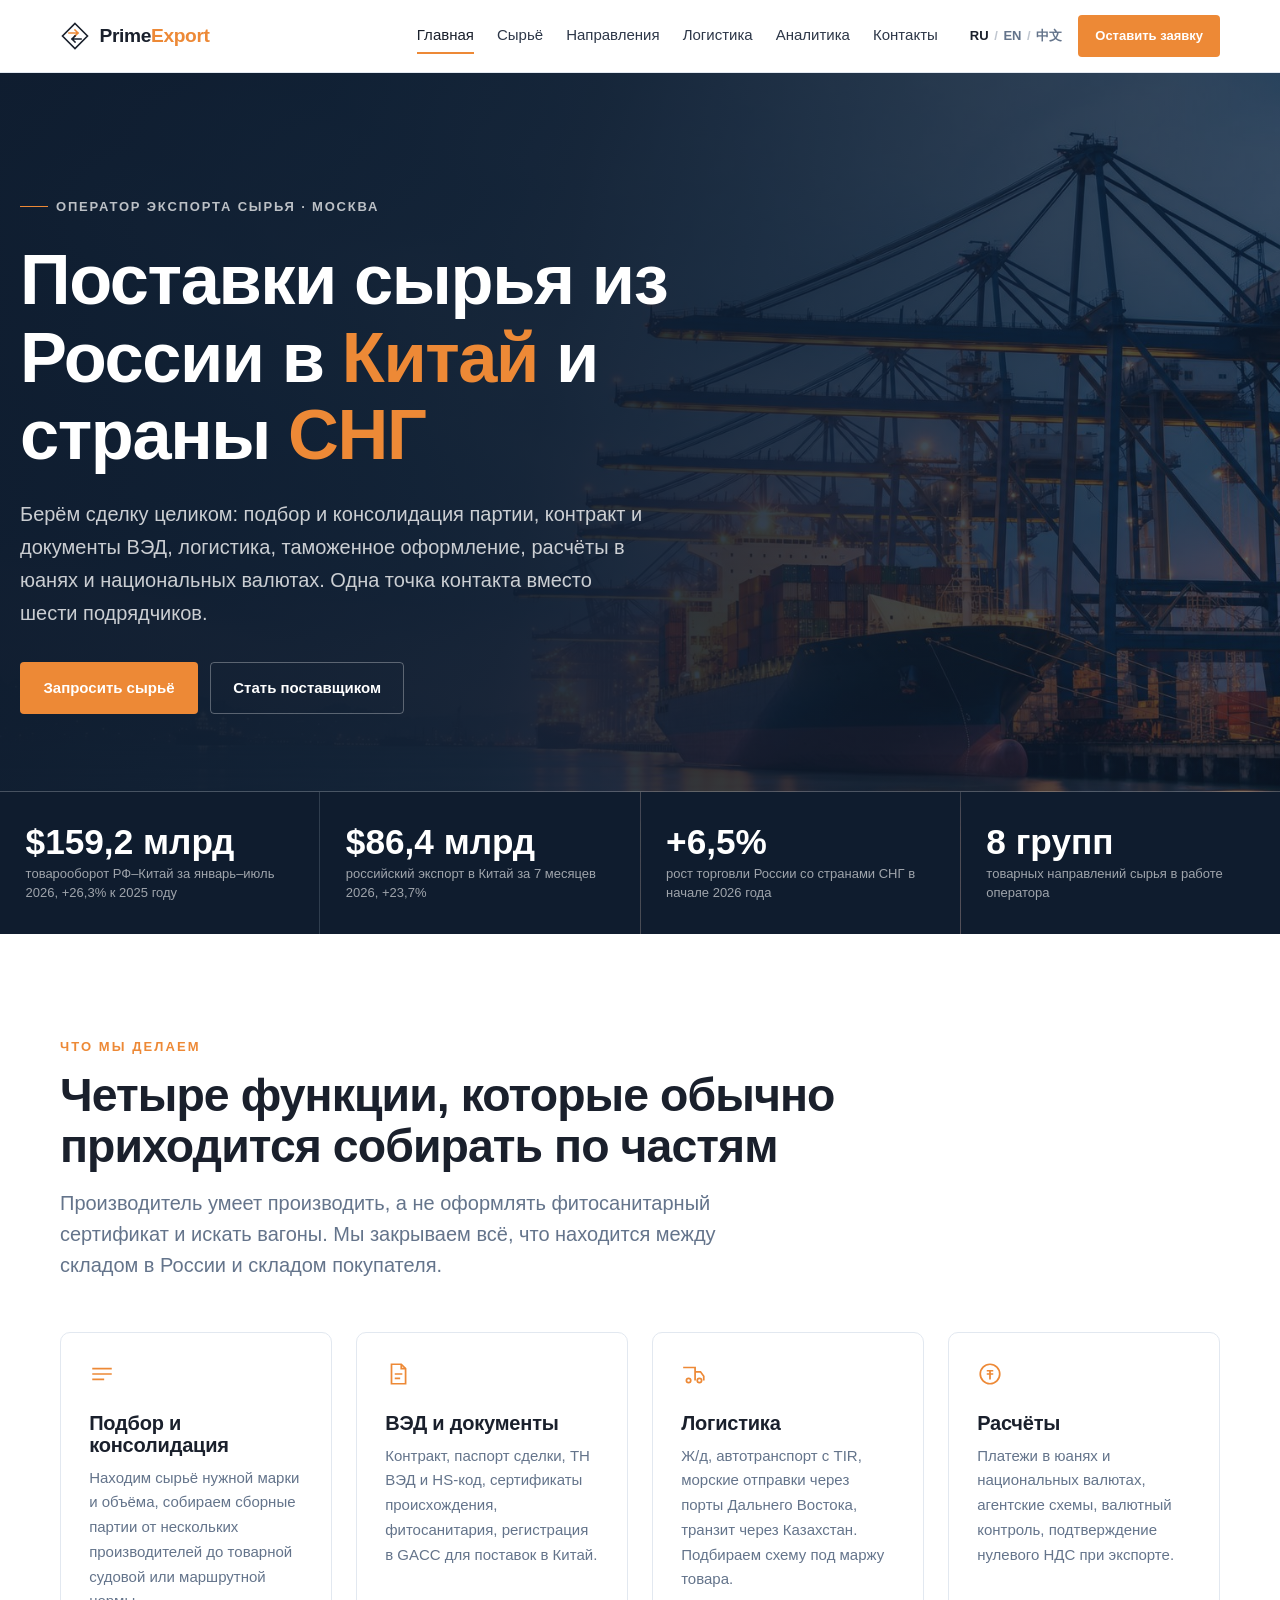
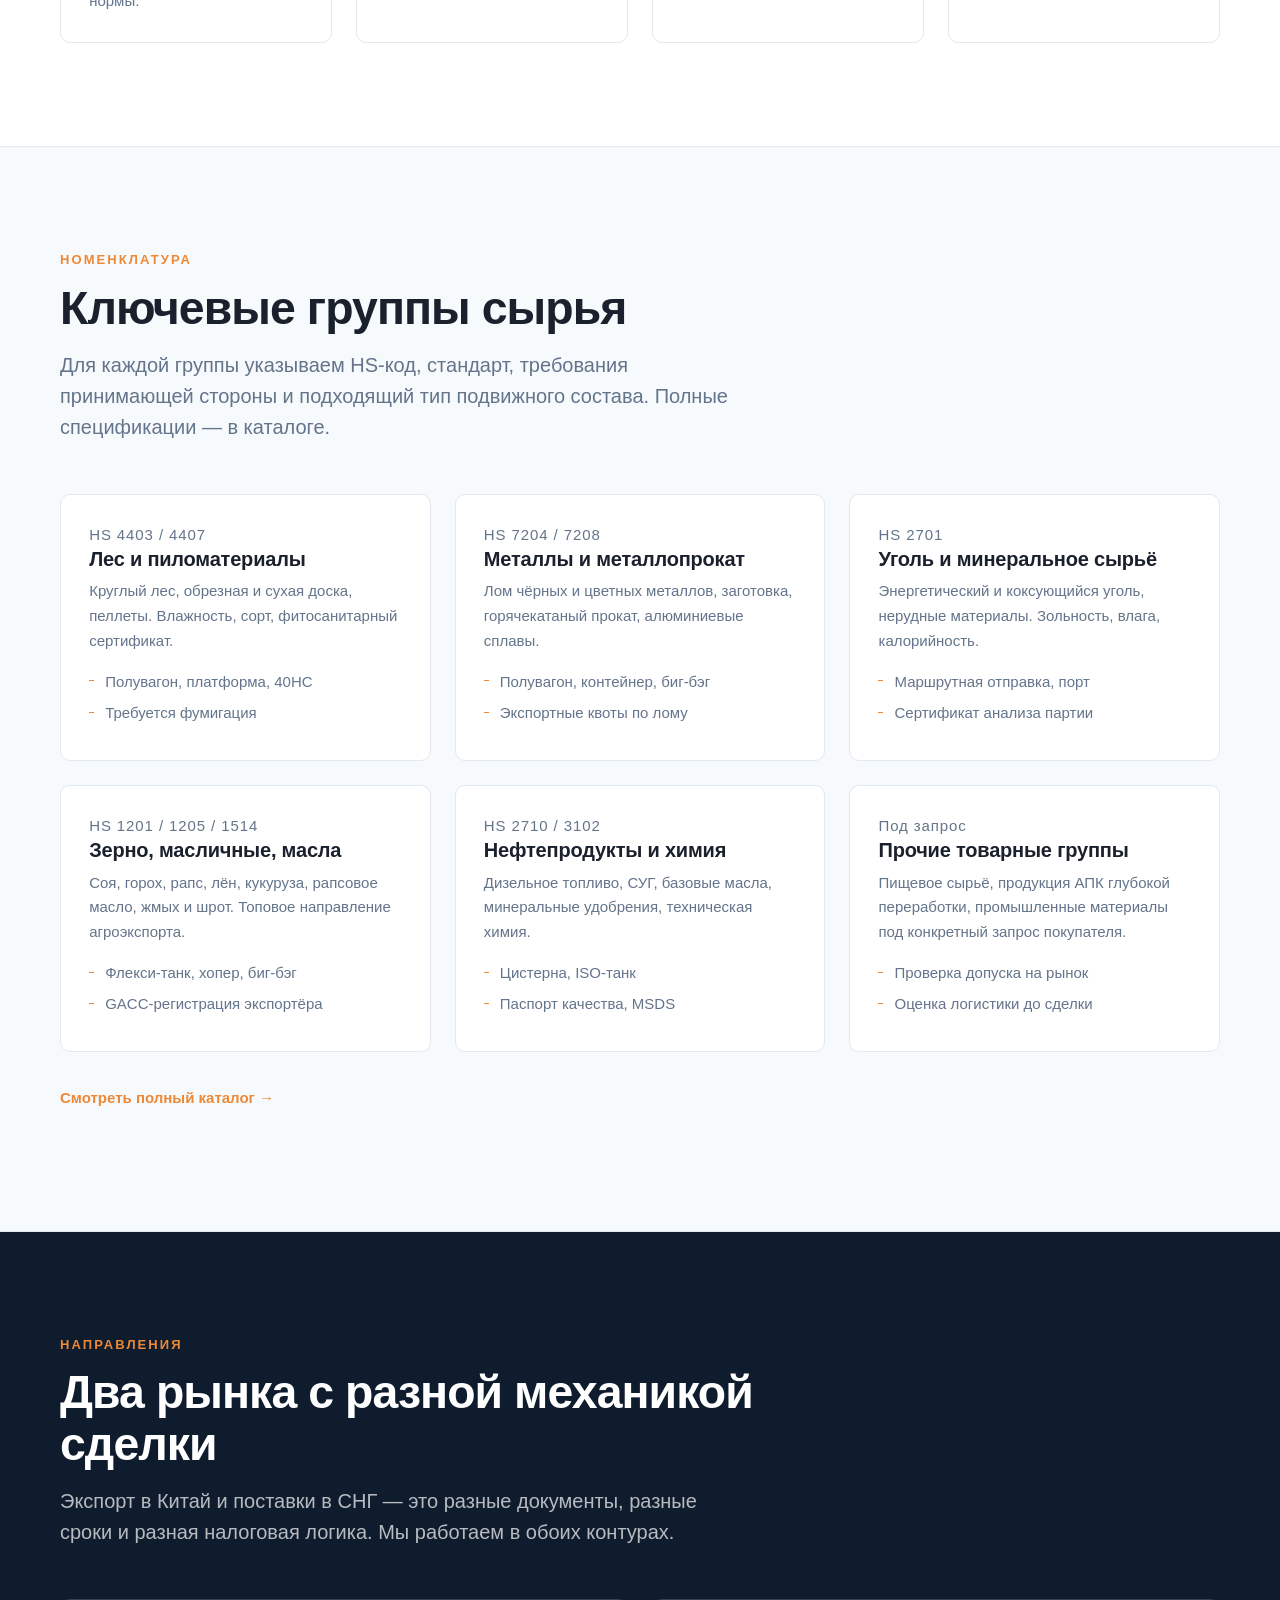
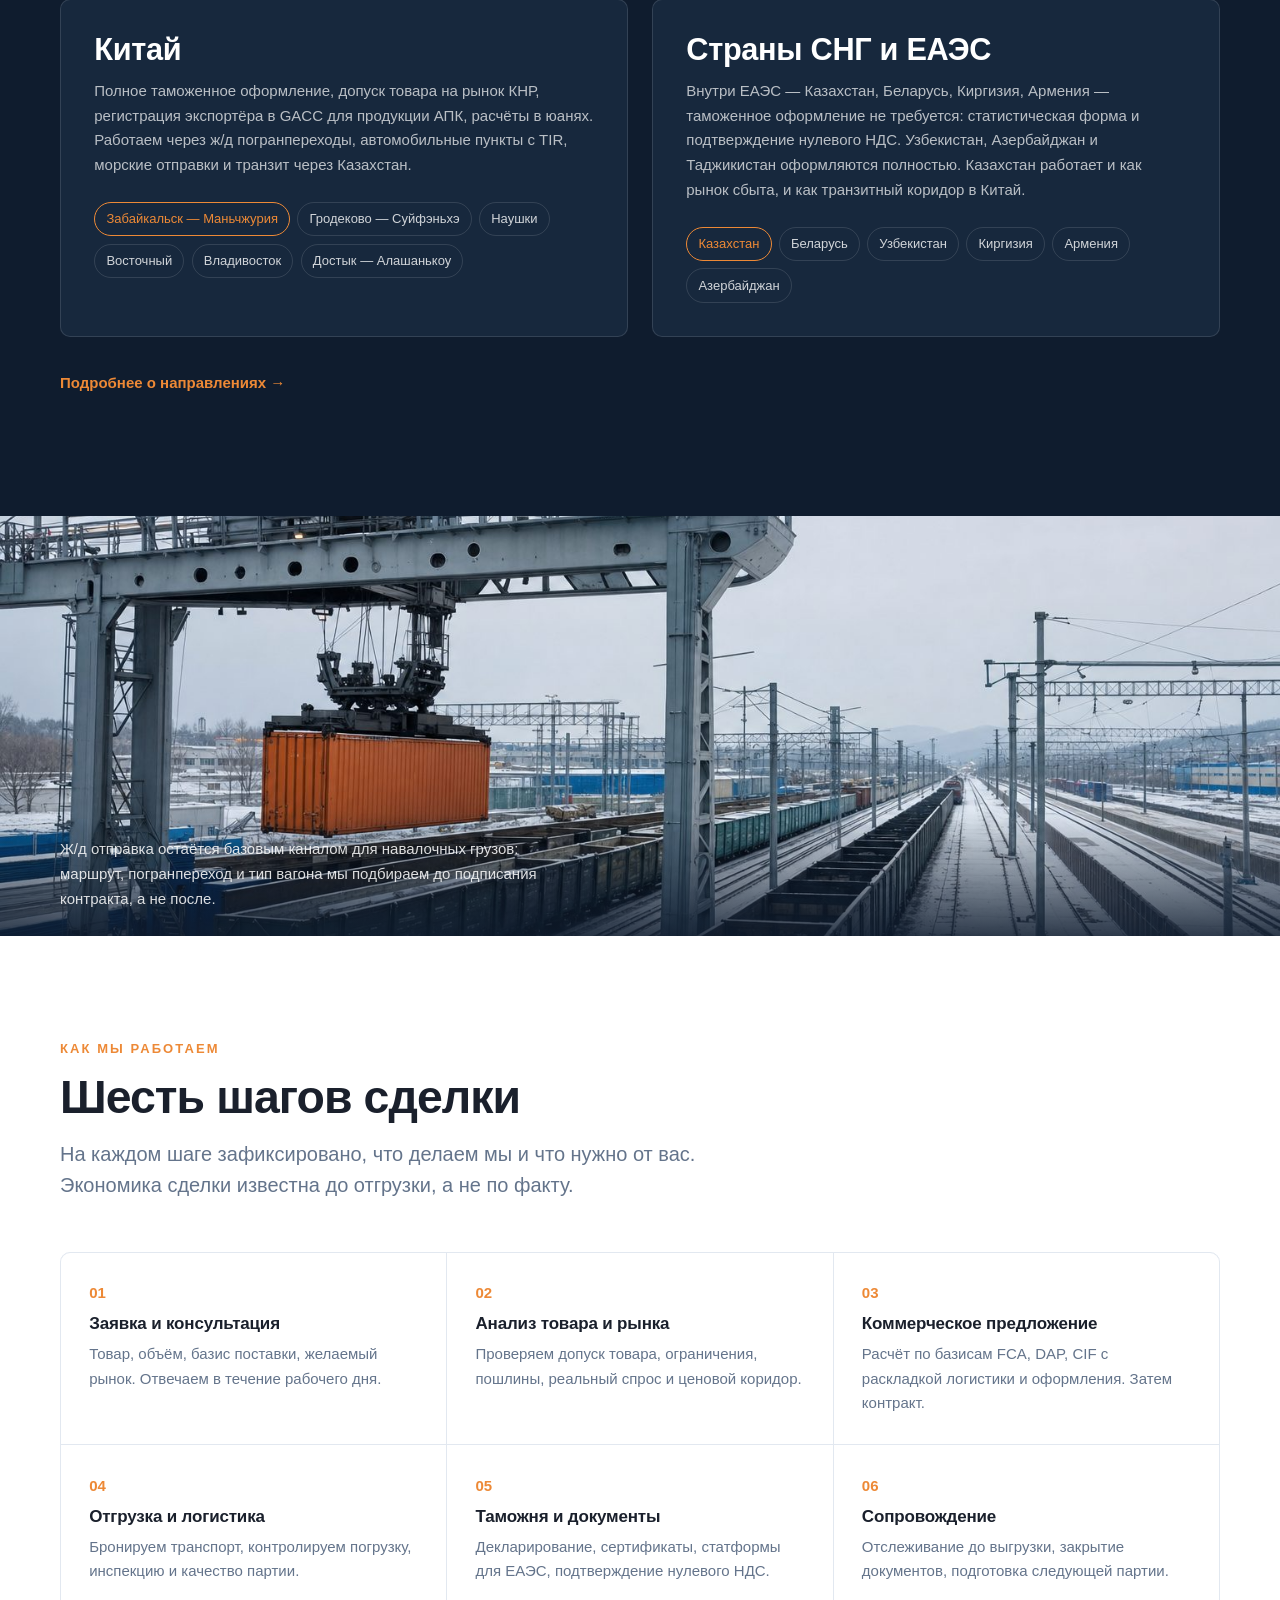
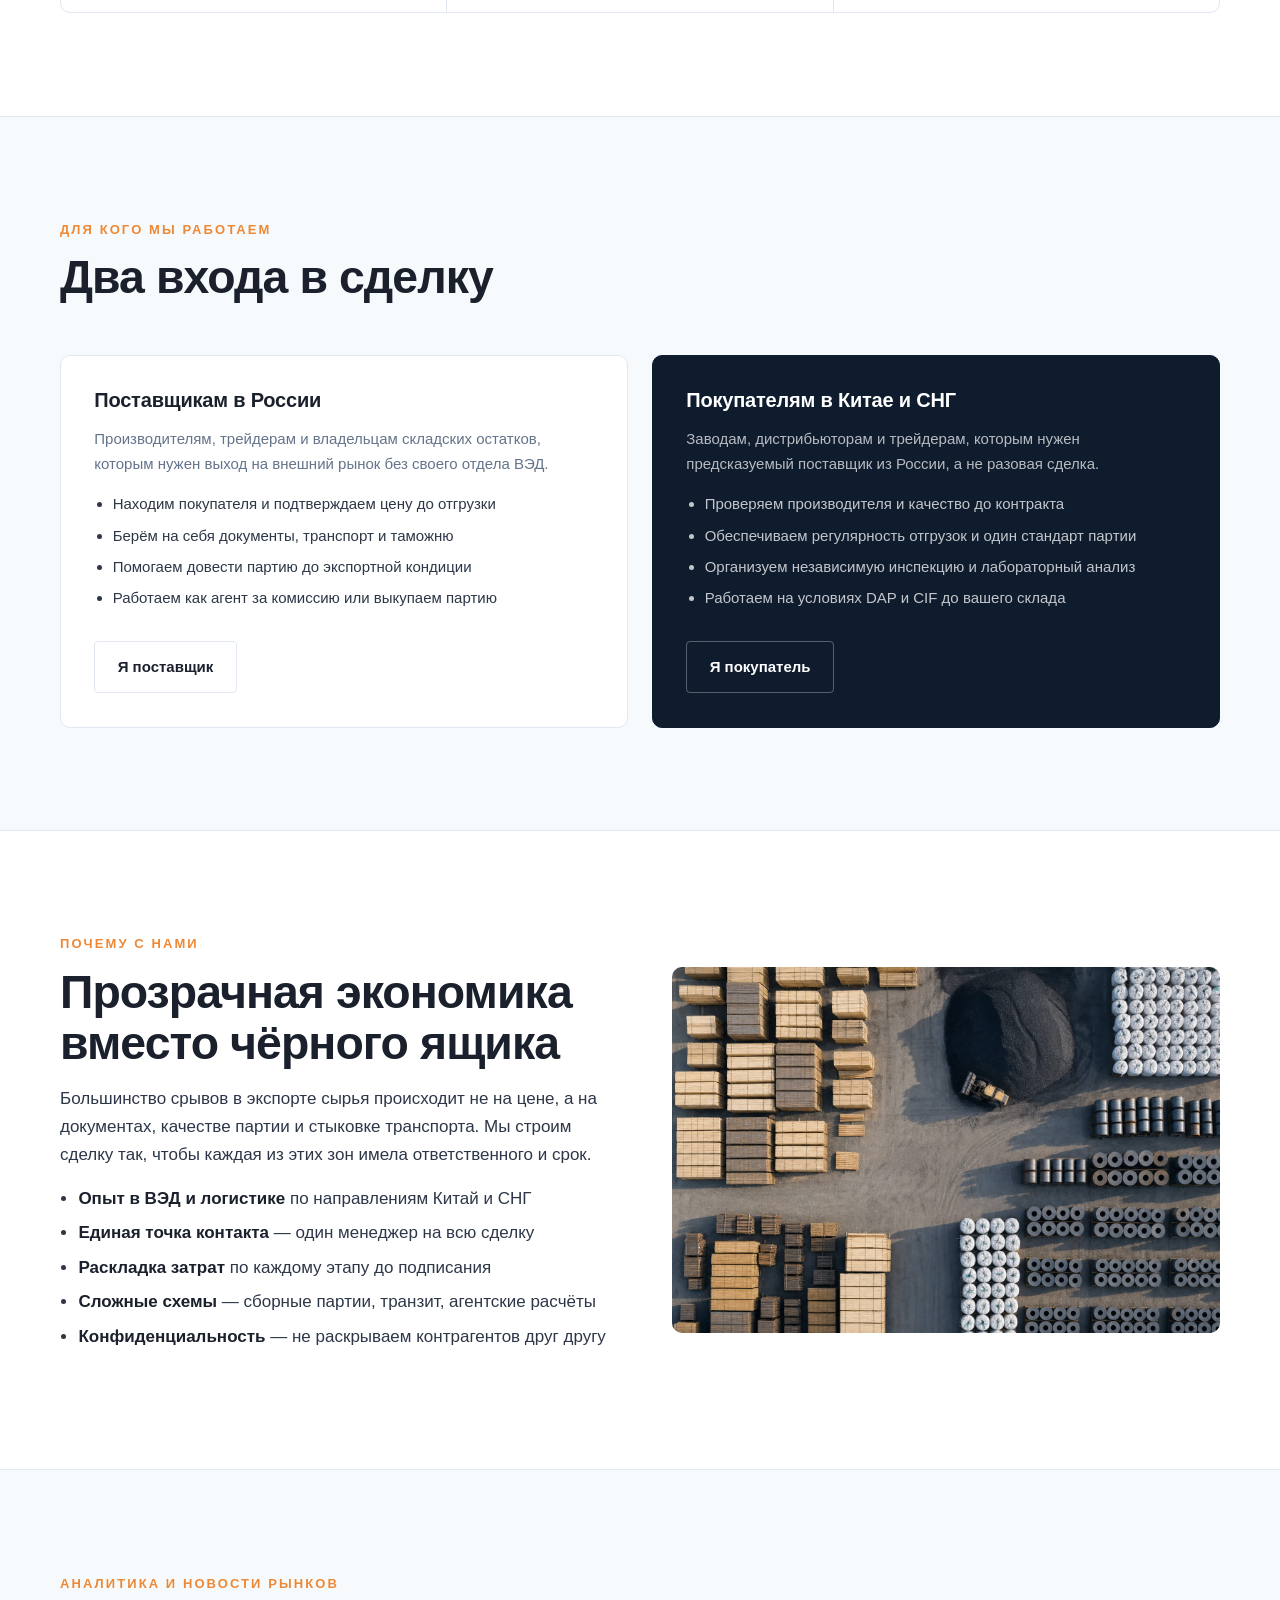
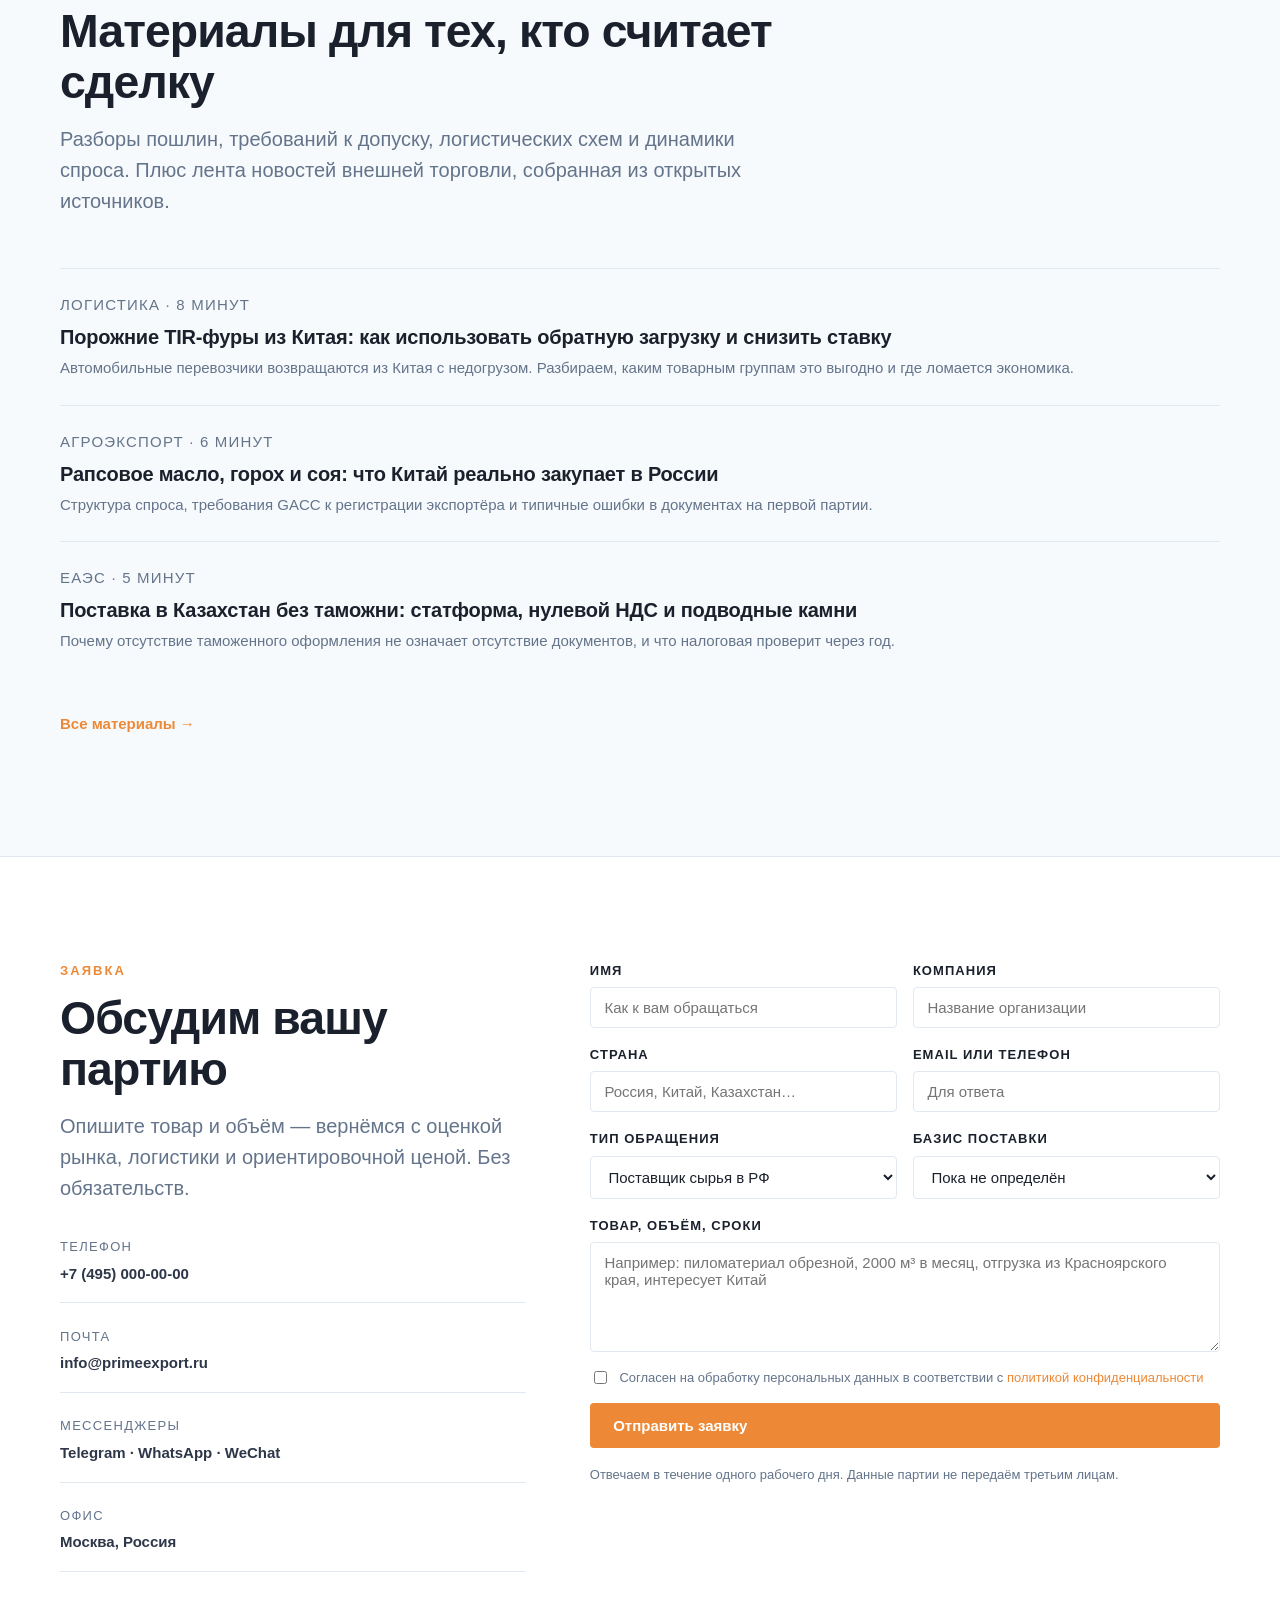
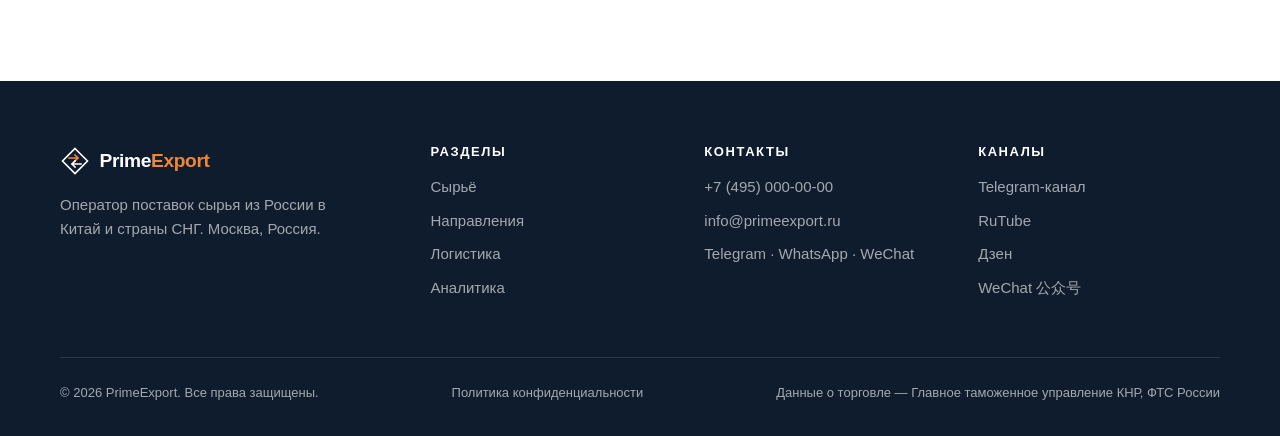
<file: index.html>
<!doctype html>
<html lang="ru">
<head>
<meta charset="utf-8" />
<meta name="viewport" content="width=device-width, initial-scale=1" />
<title>PrimeExport — поставки сырья из России в Китай и страны СНГ</title>
<meta name="description" content="PrimeExport — оператор экспорта сырья из России в Китай и страны СНГ: подбор и консолидация партий, ВЭД и документы, логистика, таможенное оформление, расчёты в юанях." />
<meta property="og:title" content="PrimeExport — поставки сырья из России в Китай и страны СНГ" />
<meta property="og:description" content="Оператор экспорта сырья: от подбора партии до выгрузки на складе покупателя. Китай и страны СНГ." />
<meta property="og:image" content="assets/hero-port.jpg" />
<meta property="og:type" content="website" />
<link rel="preconnect" href="https://api.fontshare.com" />
<link href="https://api.fontshare.com/v2/css?f[]=satoshi@400,500,700&f[]=cabinet-grotesk@700,800&display=swap" rel="stylesheet" />
<link rel="stylesheet" href="css/base.css" />
<script type="application/ld+json">
{"@context":"https://schema.org","@type":"Organization","name":"PrimeExport","url":"https://primeexport.ru","email":"info@primeexport.ru","description":"Оператор экспорта сырья из России в Китай и страны СНГ","address":{"@type":"PostalAddress","addressLocality":"Москва","addressCountry":"RU"},"areaServed":["CN","KZ","BY","UZ","KG","AM","AZ"]}
</script>
</head>
<body>

<header class="header">
  <div class="wrap header__bar">
    <a class="logo" href="index.html">
      <svg width="30" height="30" viewBox="0 0 30 30" fill="none" aria-hidden="true">
        <path d="M15 2.5 27.5 15 15 27.5 2.5 15 15 2.5Z" stroke="currentColor" stroke-width="1.6"/>
        <path d="M9 12h9m0 0-3-3m3 3-3 3" stroke="#ed8936" stroke-width="1.6" stroke-linecap="square"/>
        <path d="M21 18h-9m0 0 3 3m-3-3 3-3" stroke="currentColor" stroke-width="1.6" stroke-linecap="square"/>
      </svg>
      <span class="logo__text">Prime<span>Export</span></span>
    </a>
    <nav class="nav" id="nav">
      <a href="index.html" aria-current="page">Главная</a>
      <a href="products.html">Сырьё</a>
      <a href="markets.html">Направления</a>
      <a href="logistics.html">Логистика</a>
      <a href="news.html">Аналитика</a>
      <a href="contacts.html">Контакты</a>
    </nav>
    <div class="header__side">
      <div class="lang"><a href="index.html" aria-current="true">RU</a><span>/</span><a href="#">EN</a><span>/</span><a href="#">中文</a></div>
      <a class="btn btn--primary btn--sm" href="#zayavka">Оставить заявку</a>
      <button class="burger" id="burger" aria-label="Меню" aria-expanded="false">Меню</button>
    </div>
  </div>
</header>

<main>

<!-- HERO -->
<section class="hero">
  <div class="hero__media">
    <img src="assets/hero-port.jpg" alt="Контейнерный терминал морского порта в сумерках, портальные краны загружают судно" />
  </div>
  <div class="wrap hero__inner">
    <div class="hero__content">
      <p class="hero__tag">Оператор экспорта сырья · Москва</p>
      <h1>Поставки сырья из России в <em>Китай</em> и страны <em>СНГ</em></h1>
      <p class="hero__sub">Берём сделку целиком: подбор и консолидация партии, контракт и документы ВЭД, логистика, таможенное оформление, расчёты в юанях и национальных валютах. Одна точка контакта вместо шести подрядчиков.</p>
      <div class="hero__cta">
        <a class="btn btn--primary" href="#zayavka">Запросить сырьё</a>
        <a class="btn btn--onDark" href="#zayavka">Стать поставщиком</a>
      </div>
    </div>
  </div>
  <div class="stats wrap-none">
    <div><b>$159,2 млрд</b><span>товарооборот РФ–Китай за январь–июль 2026, +26,3% к 2025 году</span></div>
    <div><b>$86,4 млрд</b><span>российский экспорт в Китай за 7 месяцев 2026, +23,7%</span></div>
    <div><b>+6,5%</b><span>рост торговли России со странами СНГ в начале 2026 года</span></div>
    <div><b>8 групп</b><span>товарных направлений сырья в работе оператора</span></div>
  </div>
</section>

<!-- ЧТО МЫ ДЕЛАЕМ -->
<section class="section">
  <div class="wrap">
    <div class="head reveal">
      <p class="eyebrow">Что мы делаем</p>
      <h2>Четыре функции, которые обычно приходится собирать по частям</h2>
      <p class="lede">Производитель умеет производить, а не оформлять фитосанитарный сертификат и искать вагоны. Мы закрываем всё, что находится между складом в России и складом покупателя.</p>
    </div>
    <div class="grid grid--4">
      <article class="card reveal">
        <svg class="icon" viewBox="0 0 24 24"><path d="M3 7h18M3 12h18M3 17h11"/></svg>
        <h3>Подбор и консолидация</h3>
        <p>Находим сырьё нужной марки и объёма, собираем сборные партии от нескольких производителей до товарной судовой или маршрутной нормы.</p>
      </article>
      <article class="card reveal">
        <svg class="icon" viewBox="0 0 24 24"><path d="M6 3h9l4 4v14H6z"/><path d="M15 3v4h4M9 12h7M9 16h5"/></svg>
        <h3>ВЭД и документы</h3>
        <p>Контракт, паспорт сделки, ТН ВЭД и HS-код, сертификаты происхождения, фитосанитария, регистрация в GACC для поставок в Китай.</p>
      </article>
      <article class="card reveal">
        <svg class="icon" viewBox="0 0 24 24"><circle cx="7" cy="18" r="2"/><circle cx="17" cy="18" r="2"/><path d="M2 6h11v12M13 10h5l3 4v4"/></svg>
        <h3>Логистика</h3>
        <p>Ж/д, автотранспорт с TIR, морские отправки через порты Дальнего Востока, транзит через Казахстан. Подбираем схему под маржу товара.</p>
      </article>
      <article class="card reveal">
        <svg class="icon" viewBox="0 0 24 24"><circle cx="12" cy="12" r="9"/><path d="M9 9h6M9 12h6M12 9v8"/></svg>
        <h3>Расчёты</h3>
        <p>Платежи в юанях и национальных валютах, агентские схемы, валютный контроль, подтверждение нулевого НДС при экспорте.</p>
      </article>
    </div>
  </div>
</section>

<!-- КАТЕГОРИИ СЫРЬЯ -->
<section class="section section--alt">
  <div class="wrap">
    <div class="head reveal">
      <p class="eyebrow">Номенклатура</p>
      <h2>Ключевые группы сырья</h2>
      <p class="lede">Для каждой группы указываем HS-код, стандарт, требования принимающей стороны и подходящий тип подвижного состава. Полные спецификации — в каталоге.</p>
    </div>
    <div class="grid grid--3">
      <article class="card cat reveal">
        <p class="cat__hs">HS 4403 / 4407</p>
        <h3>Лес и пиломатериалы</h3>
        <p>Круглый лес, обрезная и сухая доска, пеллеты. Влажность, сорт, фитосанитарный сертификат.</p>
        <ul><li>Полувагон, платформа, 40HC</li><li>Требуется фумигация</li></ul>
      </article>
      <article class="card cat reveal">
        <p class="cat__hs">HS 7204 / 7208</p>
        <h3>Металлы и металлопрокат</h3>
        <p>Лом чёрных и цветных металлов, заготовка, горячекатаный прокат, алюминиевые сплавы.</p>
        <ul><li>Полувагон, контейнер, биг-бэг</li><li>Экспортные квоты по лому</li></ul>
      </article>
      <article class="card cat reveal">
        <p class="cat__hs">HS 2701</p>
        <h3>Уголь и минеральное сырьё</h3>
        <p>Энергетический и коксующийся уголь, нерудные материалы. Зольность, влага, калорийность.</p>
        <ul><li>Маршрутная отправка, порт</li><li>Сертификат анализа партии</li></ul>
      </article>
      <article class="card cat reveal">
        <p class="cat__hs">HS 1201 / 1205 / 1514</p>
        <h3>Зерно, масличные, масла</h3>
        <p>Соя, горох, рапс, лён, кукуруза, рапсовое масло, жмых и шрот. Топовое направление агроэкспорта.</p>
        <ul><li>Флекси-танк, хопер, биг-бэг</li><li>GACC-регистрация экспортёра</li></ul>
      </article>
      <article class="card cat reveal">
        <p class="cat__hs">HS 2710 / 3102</p>
        <h3>Нефтепродукты и химия</h3>
        <p>Дизельное топливо, СУГ, базовые масла, минеральные удобрения, техническая химия.</p>
        <ul><li>Цистерна, ISO-танк</li><li>Паспорт качества, MSDS</li></ul>
      </article>
      <article class="card cat reveal">
        <p class="cat__hs">Под запрос</p>
        <h3>Прочие товарные группы</h3>
        <p>Пищевое сырьё, продукция АПК глубокой переработки, промышленные материалы под конкретный запрос покупателя.</p>
        <ul><li>Проверка допуска на рынок</li><li>Оценка логистики до сделки</li></ul>
      </article>
    </div>
    <p style="margin-top:2rem"><a class="link-arrow" href="products.html">Смотреть полный каталог →</a></p>
  </div>
</section>

<!-- НАПРАВЛЕНИЯ -->
<section class="section section--deep">
  <div class="wrap">
    <div class="head reveal">
      <p class="eyebrow">Направления</p>
      <h2>Два рынка с разной механикой сделки</h2>
      <p class="lede">Экспорт в Китай и поставки в СНГ — это разные документы, разные сроки и разная налоговая логика. Мы работаем в обоих контурах.</p>
    </div>
    <div class="dir">
      <article class="dir__card reveal">
        <h3>Китай</h3>
        <p>Полное таможенное оформление, допуск товара на рынок КНР, регистрация экспортёра в GACC для продукции АПК, расчёты в юанях. Работаем через ж/д погранпереходы, автомобильные пункты с TIR, морские отправки и транзит через Казахстан.</p>
        <div class="chips">
          <span class="chip chip--accent">Забайкальск — Маньчжурия</span>
          <span class="chip">Гродеково — Суйфэньхэ</span>
          <span class="chip">Наушки</span>
          <span class="chip">Восточный</span>
          <span class="chip">Владивосток</span>
          <span class="chip">Достык — Алашанькоу</span>
        </div>
      </article>
      <article class="dir__card reveal">
        <h3>Страны СНГ и ЕАЭС</h3>
        <p>Внутри ЕАЭС — Казахстан, Беларусь, Киргизия, Армения — таможенное оформление не требуется: статистическая форма и подтверждение нулевого НДС. Узбекистан, Азербайджан и Таджикистан оформляются полностью. Казахстан работает и как рынок сбыта, и как транзитный коридор в Китай.</p>
        <div class="chips">
          <span class="chip chip--accent">Казахстан</span>
          <span class="chip">Беларусь</span>
          <span class="chip">Узбекистан</span>
          <span class="chip">Киргизия</span>
          <span class="chip">Армения</span>
          <span class="chip">Азербайджан</span>
        </div>
      </article>
    </div>
    <p style="margin-top:2rem"><a class="link-arrow" href="markets.html">Подробнее о направлениях →</a></p>
  </div>
</section>

<!-- МЕДИА-ПОЛОСА -->
<section class="band">
  <img src="assets/rail-crossing.jpg" alt="Железнодорожный терминал погранперехода: составы полувагонов и контейнерных платформ, козловой кран перегружает контейнер" />
  <div class="band__cap"><div class="wrap"><p>Ж/д отправка остаётся базовым каналом для навалочных грузов: маршрут, погранпереход и тип вагона мы подбираем до подписания контракта, а не после.</p></div></div>
</section>

<!-- ПРОЦЕСС -->
<section class="section">
  <div class="wrap">
    <div class="head reveal">
      <p class="eyebrow">Как мы работаем</p>
      <h2>Шесть шагов сделки</h2>
      <p class="lede">На каждом шаге зафиксировано, что делаем мы и что нужно от вас. Экономика сделки известна до отгрузки, а не по факту.</p>
    </div>
    <div class="steps reveal">
      <div><b>01</b><h3>Заявка и консультация</h3><p>Товар, объём, базис поставки, желаемый рынок. Отвечаем в течение рабочего дня.</p></div>
      <div><b>02</b><h3>Анализ товара и рынка</h3><p>Проверяем допуск товара, ограничения, пошлины, реальный спрос и ценовой коридор.</p></div>
      <div><b>03</b><h3>Коммерческое предложение</h3><p>Расчёт по базисам FCA, DAP, CIF с раскладкой логистики и оформления. Затем контракт.</p></div>
      <div><b>04</b><h3>Отгрузка и логистика</h3><p>Бронируем транспорт, контролируем погрузку, инспекцию и качество партии.</p></div>
      <div><b>05</b><h3>Таможня и документы</h3><p>Декларирование, сертификаты, статформы для ЕАЭС, подтверждение нулевого НДС.</p></div>
      <div><b>06</b><h3>Сопровождение</h3><p>Отслеживание до выгрузки, закрытие документов, подготовка следующей партии.</p></div>
    </div>
  </div>
</section>

<!-- ДЛЯ КОГО -->
<section class="section section--alt">
  <div class="wrap">
    <div class="head reveal">
      <p class="eyebrow">Для кого мы работаем</p>
      <h2>Два входа в сделку</h2>
    </div>
    <div class="split">
      <article class="split__card reveal">
        <h3>Поставщикам в России</h3>
        <p style="font-size:var(--text-sm);color:var(--muted)">Производителям, трейдерам и владельцам складских остатков, которым нужен выход на внешний рынок без своего отдела ВЭД.</p>
        <ul>
          <li>Находим покупателя и подтверждаем цену до отгрузки</li>
          <li>Берём на себя документы, транспорт и таможню</li>
          <li>Помогаем довести партию до экспортной кондиции</li>
          <li>Работаем как агент за комиссию или выкупаем партию</li>
        </ul>
        <a class="btn btn--ghost" href="#zayavka">Я поставщик</a>
      </article>
      <article class="split__card split__card--accent reveal">
        <h3>Покупателям в Китае и СНГ</h3>
        <p style="font-size:var(--text-sm);color:rgba(255,255,255,.7)">Заводам, дистрибьюторам и трейдерам, которым нужен предсказуемый поставщик из России, а не разовая сделка.</p>
        <ul>
          <li>Проверяем производителя и качество до контракта</li>
          <li>Обеспечиваем регулярность отгрузок и один стандарт партии</li>
          <li>Организуем независимую инспекцию и лабораторный анализ</li>
          <li>Работаем на условиях DAP и CIF до вашего склада</li>
        </ul>
        <a class="btn btn--onDark" href="#zayavka">Я покупатель</a>
      </article>
    </div>
  </div>
</section>

<!-- ПРЕИМУЩЕСТВА + ФОТО -->
<section class="section">
  <div class="wrap">
    <div class="grid grid--2" style="align-items:center;gap:clamp(2rem,5vw,4rem)">
      <div class="reveal">
        <p class="eyebrow">Почему с нами</p>
        <h2>Прозрачная экономика вместо чёрного ящика</h2>
        <p>Большинство срывов в экспорте сырья происходит не на цене, а на документах, качестве партии и стыковке транспорта. Мы строим сделку так, чтобы каждая из этих зон имела ответственного и срок.</p>
        <ul>
          <li><strong>Опыт в ВЭД и логистике</strong> по направлениям Китай и СНГ</li>
          <li><strong>Единая точка контакта</strong> — один менеджер на всю сделку</li>
          <li><strong>Раскладка затрат</strong> по каждому этапу до подписания</li>
          <li><strong>Сложные схемы</strong> — сборные партии, транзит, агентские расчёты</li>
          <li><strong>Конфиденциальность</strong> — не раскрываем контрагентов друг другу</li>
        </ul>
      </div>
      <div class="reveal">
        <img src="assets/materials-yard.jpg" alt="Вид сверху на площадку сырья: штабели пиломатериалов, угольный склад, биг-бэги и металлические рулоны" style="border-radius:var(--radius-lg)" />
      </div>
    </div>
  </div>
</section>

<!-- АНАЛИТИКА -->
<section class="section section--alt">
  <div class="wrap">
    <div class="head reveal">
      <p class="eyebrow">Аналитика и новости рынков</p>
      <h2>Материалы для тех, кто считает сделку</h2>
      <p class="lede">Разборы пошлин, требований к допуску, логистических схем и динамики спроса. Плюс лента новостей внешней торговли, собранная из открытых источников.</p>
    </div>
    <div class="reveal">
      <article class="post">
        <p class="post__meta">Логистика · 8 минут</p>
        <h3>Порожние TIR-фуры из Китая: как использовать обратную загрузку и снизить ставку</h3>
        <p>Автомобильные перевозчики возвращаются из Китая с недогрузом. Разбираем, каким товарным группам это выгодно и где ломается экономика.</p>
      </article>
      <article class="post">
        <p class="post__meta">Агроэкспорт · 6 минут</p>
        <h3>Рапсовое масло, горох и соя: что Китай реально закупает в России</h3>
        <p>Структура спроса, требования GACC к регистрации экспортёра и типичные ошибки в документах на первой партии.</p>
      </article>
      <article class="post">
        <p class="post__meta">ЕАЭС · 5 минут</p>
        <h3>Поставка в Казахстан без таможни: статформа, нулевой НДС и подводные камни</h3>
        <p>Почему отсутствие таможенного оформления не означает отсутствие документов, и что налоговая проверит через год.</p>
      </article>
    </div>
    <p style="margin-top:2rem"><a class="link-arrow" href="news.html">Все материалы →</a></p>
  </div>
</section>

<!-- ЗАЯВКА -->
<section class="section" id="zayavka">
  <div class="wrap contact-grid">
    <div class="reveal">
      <p class="eyebrow">Заявка</p>
      <h2>Обсудим вашу партию</h2>
      <p class="lede">Опишите товар и объём — вернёмся с оценкой рынка, логистики и ориентировочной ценой. Без обязательств.</p>
      <ul class="contact-list">
        <li><span>Телефон</span><b>+7 (495) 000-00-00</b></li>
        <li><span>Почта</span><b>info@primeexport.ru</b></li>
        <li><span>Мессенджеры</span><b>Telegram · WhatsApp · WeChat</b></li>
        <li><span>Офис</span><b>Москва, Россия</b></li>
      </ul>
    </div>
    <form class="form reveal" action="#" method="post" novalidate>
      <div class="field"><label for="name">Имя</label><input id="name" name="name" type="text" required placeholder="Как к вам обращаться" /></div>
      <div class="field"><label for="company">Компания</label><input id="company" name="company" type="text" placeholder="Название организации" /></div>
      <div class="field"><label for="country">Страна</label><input id="country" name="country" type="text" placeholder="Россия, Китай, Казахстан…" /></div>
      <div class="field"><label for="contact">Email или телефон</label><input id="contact" name="contact" type="text" required placeholder="Для ответа" /></div>
      <div class="field"><label for="role">Тип обращения</label>
        <select id="role" name="role">
          <option>Поставщик сырья в РФ</option>
          <option>Покупатель в Китае</option>
          <option>Покупатель в СНГ</option>
          <option>Партнёр — логистика, брокер, трейдер</option>
        </select>
      </div>
      <div class="field"><label for="basis">Базис поставки</label>
        <select id="basis" name="basis">
          <option>Пока не определён</option>
          <option>FCA</option>
          <option>DAP</option>
          <option>CIF</option>
          <option>FOB</option>
        </select>
      </div>
      <div class="field field--full"><label for="msg">Товар, объём, сроки</label><textarea id="msg" name="message" placeholder="Например: пиломатериал обрезной, 2000 м³ в месяц, отгрузка из Красноярского края, интересует Китай"></textarea></div>
      <div class="consent">
        <input id="agree" name="agree" type="checkbox" required />
        <label for="agree">Согласен на обработку персональных данных в соответствии с <a href="privacy.html" style="color:var(--accent)">политикой конфиденциальности</a></label>
      </div>
      <button class="btn btn--primary field--full" type="submit">Отправить заявку</button>
      <p class="form__note">Отвечаем в течение одного рабочего дня. Данные партии не передаём третьим лицам.</p>
    </form>
  </div>
</section>

</main>

<footer class="footer">
  <div class="wrap">
    <div class="footer__top">
      <div>
        <a class="logo" href="index.html" style="margin-bottom:1rem">
          <svg width="30" height="30" viewBox="0 0 30 30" fill="none" aria-hidden="true">
            <path d="M15 2.5 27.5 15 15 27.5 2.5 15 15 2.5Z" stroke="#fff" stroke-width="1.6"/>
            <path d="M9 12h9m0 0-3-3m3 3-3 3" stroke="#ed8936" stroke-width="1.6" stroke-linecap="square"/>
            <path d="M21 18h-9m0 0 3 3m-3-3 3-3" stroke="#fff" stroke-width="1.6" stroke-linecap="square"/>
          </svg>
          <span class="logo__text">Prime<span style="color:#ed8936">Export</span></span>
        </a>
        <p style="font-size:var(--text-sm);max-width:34ch">Оператор поставок сырья из России в Китай и страны СНГ. Москва, Россия.</p>
      </div>
      <div>
        <h4>Разделы</h4>
        <ul>
          <li><a href="products.html">Сырьё</a></li>
          <li><a href="markets.html">Направления</a></li>
          <li><a href="logistics.html">Логистика</a></li>
          <li><a href="news.html">Аналитика</a></li>
        </ul>
      </div>
      <div>
        <h4>Контакты</h4>
        <ul>
          <li><a href="tel:+74950000000">+7 (495) 000-00-00</a></li>
          <li><a href="mailto:info@primeexport.ru">info@primeexport.ru</a></li>
          <li>Telegram · WhatsApp · WeChat</li>
        </ul>
      </div>
      <div>
        <h4>Каналы</h4>
        <ul>
          <li><a href="#">Telegram-канал</a></li>
          <li><a href="#">RuTube</a></li>
          <li><a href="#">Дзен</a></li>
          <li><a href="#">WeChat 公众号</a></li>
        </ul>
      </div>
    </div>
    <div class="footer__bottom">
      <span>© 2026 PrimeExport. Все права защищены.</span>
      <span><a href="privacy.html">Политика конфиденциальности</a></span>
      <span>Данные о торговле — Главное таможенное управление КНР, ФТС России</span>
    </div>
  </div>
</footer>

<script src="js/main.js" defer></script>
<script data-pplx-inline-edit>
(function () {
  if (window === window.top) return;

  const allowedParentOrigins = ["https://www.perplexity.ai","https://perplexity.ai","https://testing.perplexity.ai","https://staging.perplexity.ai","https://*.preview.i.perplexity.ai","http://perplexity.localhost","http://localhost:1420","http://127.0.0.1:1420","http://localhost:3000","http://127.0.0.1:3000","http://localhost:5173","http://127.0.0.1:5173"];
  const MAX_FONT_BYTES = 500 * 1024;
  const MAX_TOTAL_FONT_BYTES = 2 * 1024 * 1024;
  let scrollForwarding = false;
  let scrollRaf = 0;
  let trustedTopOrigin = null;

  // Allow entries like "https://*.preview.i.perplexity.ai" — the wildcard
  // matches a single DNS label (no dots), so "https://*.foo" cannot stretch
  // across multiple labels.
  function matchesAllowedOrigin(origin) {
    if (!origin) return false;
    for (const entry of allowedParentOrigins) {
      if (!entry.includes("*")) {
        if (entry === origin) return true;
        continue;
      }
      const pattern = new RegExp(
        "^" +
          entry.replace(/[.+?^${}()|[\]\\]/g, "\\$&").replace(/\*/g, "[^.]+") +
          "$",
      );
      if (pattern.test(origin)) return true;
    }
    return false;
  }

  // Trust decision: when the sender is same-origin-visible (event.origin is a
  // real origin like https://www.perplexity.ai) we trust event.origin directly.
  // When event.origin is "null" (opaque broker srcdoc), we fall back to the
  // broker's stamped `parentOrigin` to identify the top window. The fallback
  // is claim-only — we rely on the browser's native `targetOrigin` enforcement
  // on the response path (see postToTrustedTop) to ensure replies can't be
  // delivered to anyone but the actual top window of that claimed origin.
  function getTrustedParentOrigin(event) {
    const forwardedParentOrigin =
      typeof event.data.parentOrigin === "string" ? event.data.parentOrigin : null;
    const parentOrigin = event.origin === "null" ? forwardedParentOrigin : event.origin;
    return matchesAllowedOrigin(parentOrigin) ? parentOrigin : null;
  }

  // All responses go to window.top with targetOrigin = the allowlisted origin.
  // An attacker that iframes us inside their own null-origin broker can claim
  // any parentOrigin they like, but the browser will drop the reply whenever
  // the real top's origin doesn't match — so the screenshot never leaves.
  function postToTrustedTop(message) {
    if (!trustedTopOrigin) return;
    try {
      window.top.postMessage(message, trustedTopOrigin);
    } catch (_error) {}
  }

  function inlineAll(original, clone) {
    if (original.nodeType !== 1 || clone.nodeType !== 1) return;

    try {
      const computedStyle = getComputedStyle(original);
      // cssText on a computed style is the serialized declaration in modern
      // Chromium/Safari — a single read beats enumerating ~400 longhand
      // properties. Firefox returns "" here, so we fall back on empty.
      const serialized = computedStyle.cssText;
      if (serialized) {
        clone.style.cssText = serialized;
      } else {
        const parts = new Array(computedStyle.length);
        for (let index = 0; index < computedStyle.length; index += 1) {
          const property = computedStyle[index];
          parts[index] = `${property}:${computedStyle.getPropertyValue(property)};`;
        }
        clone.style.cssText = parts.join("");
      }
    } catch (_error) {}

    const originalChildren = original.children;
    const clonedChildren = clone.children;
    for (
      let index = 0;
      index < originalChildren.length && index < clonedChildren.length;
      index += 1
    ) {
      inlineAll(originalChildren[index], clonedChildren[index]);
    }
  }

  function extractFontUrl(srcValue) {
    const matches = [
      ...srcValue.matchAll(
        /url\(["']?([^"')]+)["']?\)(?:\s*format\(["']?([^"')]+)["']?\))?/gi,
      ),
    ];
    if (matches.length === 0) return null;
    const woff2 = matches.find((m) => m[2] && m[2].toLowerCase().includes("woff2"));
    if (woff2) return woff2[1];
    const woff = matches.find((m) => m[2] && m[2].toLowerCase().includes("woff"));
    if (woff) return woff[1];
    return matches[0][1];
  }

  // Cache resolved font URL -> data URI across captures. Fonts on a page
  // essentially never change, and a batch run emits multiple captures back to
  // back — without this we'd refetch + re-base64 every time.
  const fontDataUriCache = new Map();
  const SRC_DECLARATION_RE = /src\s*:\s*[^;}]+/i;

  async function fetchAsDataUri(url) {
    if (fontDataUriCache.has(url)) return fontDataUriCache.get(url);
    let dataUri = null;
    try {
      const response = await fetch(url, { mode: "cors", credentials: "omit" });
      if (response.ok) {
        const blob = await response.blob();
        if (blob.size <= MAX_FONT_BYTES) {
          dataUri = await new Promise((resolve) => {
            const reader = new FileReader();
            reader.onloadend = () =>
              resolve(typeof reader.result === "string" ? reader.result : null);
            reader.onerror = () => resolve(null);
            reader.readAsDataURL(blob);
          });
        }
      }
    } catch (_error) {
      dataUri = null;
    }
    fontDataUriCache.set(url, dataUri);
    return dataUri;
  }

  function collectFontFaceRuleTexts() {
    const rules = [];
    for (const sheet of document.styleSheets) {
      let cssRules;
      try {
        cssRules = sheet.cssRules;
      } catch (_error) {
        continue;
      }
      if (!cssRules) continue;
      for (const rule of cssRules) {
        const cssText = rule.cssText || "";
        if (cssText.startsWith("@font-face")) rules.push(cssText);
      }
    }
    return rules;
  }

  async function buildInlinedFontCss() {
    const ruleTexts = collectFontFaceRuleTexts();
    if (ruleTexts.length === 0) return null;

    const resolved = ruleTexts.map((cssText) => {
      if (!SRC_DECLARATION_RE.test(cssText)) return null;
      const srcMatch = cssText.match(/src\s*:\s*([^;}]+)[;}]/i);
      if (!srcMatch) return null;
      const url = extractFontUrl(srcMatch[1]);
      if (!url) return null;
      try {
        return { cssText, url: new URL(url, document.baseURI).href };
      } catch (_error) {
        return null;
      }
    });

    const dataUris = await Promise.all(
      resolved.map((entry) => (entry ? fetchAsDataUri(entry.url) : Promise.resolve(null))),
    );

    const inlined = [];
    let totalBytes = 0;
    for (let index = 0; index < resolved.length; index += 1) {
      const entry = resolved[index];
      const dataUri = dataUris[index];
      if (!entry || !dataUri) continue;
      const approxBytes = dataUri.length * 0.75;
      if (totalBytes + approxBytes > MAX_TOTAL_FONT_BYTES) break;
      totalBytes += approxBytes;
      inlined.push(entry.cssText.replace(SRC_DECLARATION_RE, `src: url("${dataUri}")`));
    }
    return inlined.length > 0 ? inlined.join("\n") : null;
  }

  function stripExternal(clone) {
    const images = clone.querySelectorAll("img");
    for (let index = 0; index < images.length; index += 1) {
      const src = images[index].getAttribute("src");
      if (src && !src.startsWith("data:")) images[index].removeAttribute("src");
    }

    const elements = clone.querySelectorAll("*");
    for (let index = 0; index < elements.length; index += 1) {
      const style = elements[index].style.cssText;
      if (style && style.includes("url(")) {
        elements[index].style.cssText = style.replace(
          /url\(["']?(?!data:)[^)"']*["']?\)/gi,
          "none",
        );
      }
    }
  }

  function emitScroll() {
    scrollRaf = 0;
    if (!scrollForwarding) return;
    postToTrustedTop({
      type: "INLINE_EDIT_SCROLL",
      scrollX: window.scrollX,
      scrollY: window.scrollY,
    });
  }

  window.addEventListener(
    "scroll",
    function () {
      if (!scrollForwarding || scrollRaf) return;
      scrollRaf = requestAnimationFrame(emitScroll);
    },
    { passive: true, capture: true },
  );

  async function handleCaptureRequest(event) {
    const requestId = event.data.requestId;
    const scrollX = window.scrollX;
    const scrollY = window.scrollY;
    const width = window.innerWidth;
    const height = window.innerHeight;

    function postResult(dataUrl) {
      postToTrustedTop({
        type: "INLINE_EDIT_SCREENSHOT_RESULT",
        requestId,
        dataUrl,
        scrollX,
        scrollY,
      });
    }

    try {
      // Wait for any pending web fonts to resolve so both inline metrics and
      // the @font-face inlining below see the same loaded faces.
      if (document.fonts && document.fonts.ready) {
        try {
          await document.fonts.ready;
        } catch (_error) {}
      }

      const clone = document.documentElement.cloneNode(true);
      inlineAll(document.documentElement, clone);

      const removedNodes = clone.querySelectorAll("script,link[rel=\"stylesheet\"],style");
      for (let index = 0; index < removedNodes.length; index += 1) {
        removedNodes[index].remove();
      }

      stripExternal(clone);

      // Re-embed web fonts as data-URI @font-face rules so the SVG rasterizer
      // can resolve them — external font URLs aren't fetched during
      // foreignObject rendering, which would otherwise force a fallback face
      // and change text metrics.
      const inlinedFontCss = await buildInlinedFontCss();
      if (inlinedFontCss) {
        const styleEl = document.createElement("style");
        styleEl.textContent = inlinedFontCss;
        const head = clone.querySelector("head");
        if (head) head.appendChild(styleEl);
        else clone.insertBefore(styleEl, clone.firstChild);
      }

      const html = new XMLSerializer().serializeToString(clone);
      const svg =
        `<svg xmlns="http://www.w3.org/2000/svg" width="${width}" height="${height}">` +
        '<foreignObject width="100%" height="100%">' +
        `<div xmlns="http://www.w3.org/1999/xhtml" style="width:${width}px;height:${height}px;overflow:hidden">` +
        `<div style="position:relative;left:-${scrollX}px;top:-${scrollY}px">` +
        html +
        "</div></div></foreignObject></svg>";
      const svgUrl = `data:image/svg+xml;charset=utf-8,${encodeURIComponent(svg)}`;
      const image = new Image();
      image.onload = function () {
        const canvas = document.createElement("canvas");
        canvas.width = width;
        canvas.height = height;
        canvas.getContext("2d").drawImage(image, 0, 0);
        postResult(canvas.toDataURL("image/png"));
      };
      image.onerror = function () {
        postResult(null);
      };
      image.src = svgUrl;
    } catch (_error) {
      postResult(null);
    }
  }

  window.addEventListener("message", function (event) {
    if (!event.data) return;
    // Only accept messages from the direct parent frame. Blocks sibling /
    // unrelated-window postMessage senders that could otherwise reach us.
    if (event.source !== window.parent) return;

    const trustedParentOrigin = getTrustedParentOrigin(event);
    if (!trustedParentOrigin) return;
    trustedTopOrigin = trustedParentOrigin;

    if (event.data.type === "INLINE_EDIT_SCROLL_START") {
      scrollForwarding = true;
      emitScroll();
      return;
    }

    if (event.data.type === "INLINE_EDIT_SCROLL_STOP") {
      scrollForwarding = false;
      if (scrollRaf) cancelAnimationFrame(scrollRaf);
      scrollRaf = 0;
      return;
    }

    if (event.data.type !== "INLINE_EDIT_CAPTURE_REQUEST") return;

    handleCaptureRequest(event);
  });
})();


</script></body>
</html>
</file>
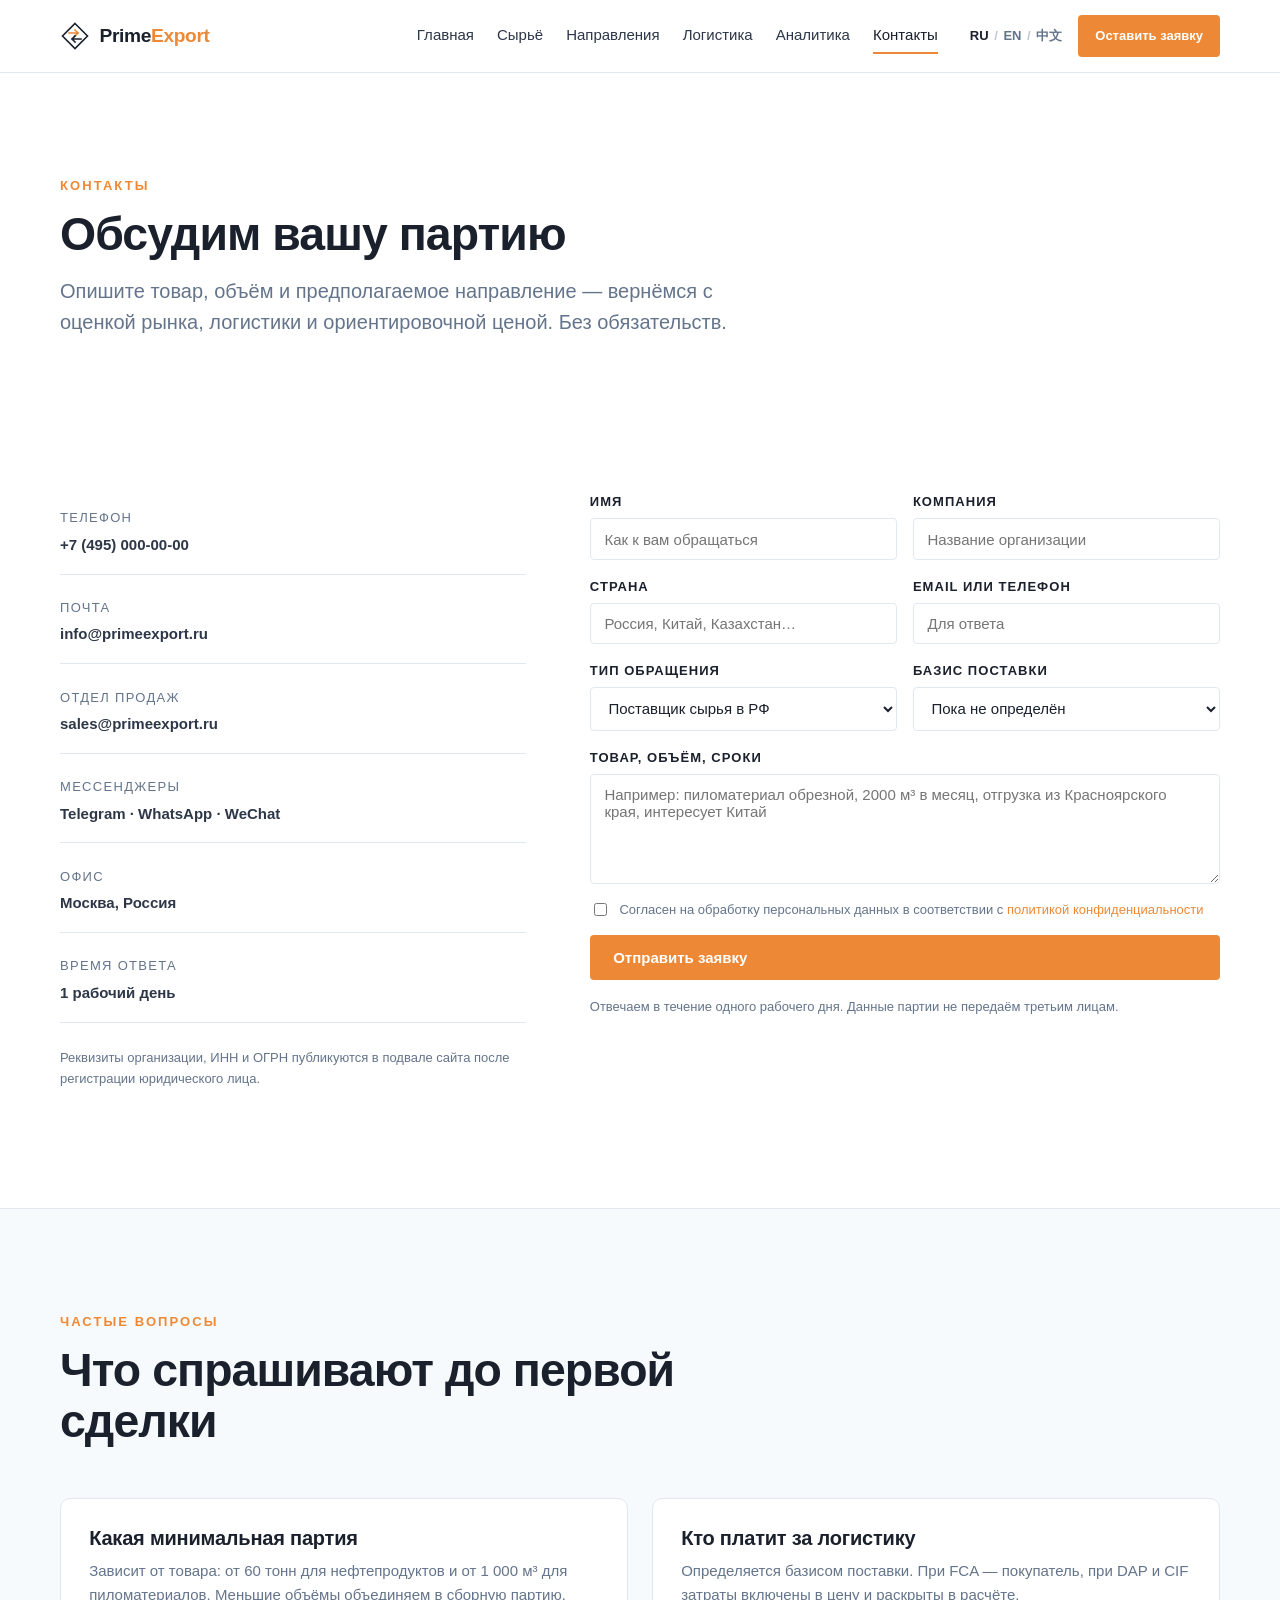
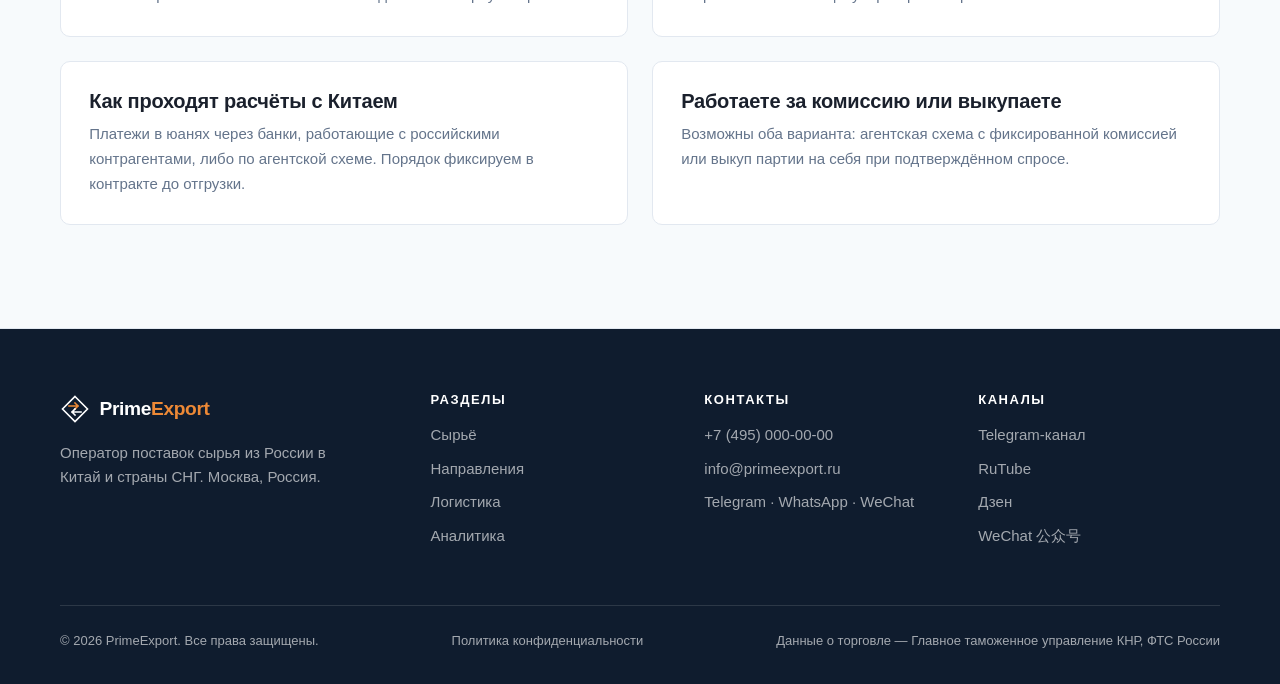
<file: contacts.html>
<!doctype html>
<html lang="ru">
<head>
<meta charset="utf-8" />
<meta name="viewport" content="width=device-width, initial-scale=1" />
<title>Контакты — PrimeExport</title>
<meta name="description" content="Связаться с PrimeExport: телефон, почта, мессенджеры, форма заявки на поставку или закупку сырья. Москва, Россия." />
<meta property="og:title" content="Контакты — PrimeExport" />
<meta property="og:description" content="Связаться с PrimeExport: телефон, почта, мессенджеры, форма заявки на поставку или закупку сырья. Москва, Россия." />
<link rel="preconnect" href="https://api.fontshare.com" />
<link href="https://api.fontshare.com/v2/css?f[]=satoshi@400,500,700&f[]=cabinet-grotesk@700,800&display=swap" rel="stylesheet" />
<link rel="stylesheet" href="css/base.css" />
</head>
<body>
<header class="header">
  <div class="wrap header__bar">
    <a class="logo" href="index.html">
      <svg width="30" height="30" viewBox="0 0 30 30" fill="none" aria-hidden="true">
        <path d="M15 2.5 27.5 15 15 27.5 2.5 15 15 2.5Z" stroke="currentColor" stroke-width="1.6"/>
        <path d="M9 12h9m0 0-3-3m3 3-3 3" stroke="#ed8936" stroke-width="1.6" stroke-linecap="square"/>
        <path d="M21 18h-9m0 0 3 3m-3-3 3-3" stroke="currentColor" stroke-width="1.6" stroke-linecap="square"/>
      </svg>
      <span class="logo__text">Prime<span>Export</span></span>
    </a>
    <nav class="nav" id="nav">
      <a href="index.html">Главная</a>
      <a href="products.html">Сырьё</a>
      <a href="markets.html">Направления</a>
      <a href="logistics.html">Логистика</a>
      <a href="news.html">Аналитика</a>
      <a href="contacts.html" aria-current="page">Контакты</a>
    </nav>
    <div class="header__side">
      <div class="lang"><a href="index.html" aria-current="true">RU</a><span>/</span><a href="#">EN</a><span>/</span><a href="#">中文</a></div>
      <a class="btn btn--primary btn--sm" href="#zayavka">Оставить заявку</a>
      <button class="burger" id="burger" aria-label="Меню" aria-expanded="false">Меню</button>
    </div>
  </div>
</header>
<main>
<section class="section">
  <div class="wrap">
    <div class="head">
      <p class="eyebrow">Контакты</p>
      <h1 style="font-size:var(--text-2xl)">Обсудим вашу партию</h1>
      <p class="lede">Опишите товар, объём и предполагаемое направление — вернёмся с оценкой рынка, логистики и ориентировочной ценой. Без обязательств.</p>
    </div>
  </div>
</section>

<section class="section" style="padding-top:0">
  <div class="wrap contact-grid">
    <div>
      <ul class="contact-list">
        <li><span>Телефон</span><b>+7 (495) 000-00-00</b></li>
        <li><span>Почта</span><b>info@primeexport.ru</b></li>
        <li><span>Отдел продаж</span><b>sales@primeexport.ru</b></li>
        <li><span>Мессенджеры</span><b>Telegram · WhatsApp · WeChat</b></li>
        <li><span>Офис</span><b>Москва, Россия</b></li>
        <li><span>Время ответа</span><b>1 рабочий день</b></li>
      </ul>
      <p style="font-size:var(--text-xs);color:var(--muted);margin-top:1.5rem">Реквизиты организации, ИНН и ОГРН публикуются в подвале сайта после регистрации юридического лица.</p>
    </div>
    <form class="form" action="#" method="post" novalidate>
      <div class="field"><label for="name">Имя</label><input id="name" name="name" type="text" required placeholder="Как к вам обращаться" /></div>
      <div class="field"><label for="company">Компания</label><input id="company" name="company" type="text" placeholder="Название организации" /></div>
      <div class="field"><label for="country">Страна</label><input id="country" name="country" type="text" placeholder="Россия, Китай, Казахстан…" /></div>
      <div class="field"><label for="contact">Email или телефон</label><input id="contact" name="contact" type="text" required placeholder="Для ответа" /></div>
      <div class="field"><label for="role">Тип обращения</label>
        <select id="role" name="role">
          <option>Поставщик сырья в РФ</option>
          <option>Покупатель в Китае</option>
          <option>Покупатель в СНГ</option>
          <option>Партнёр — логистика, брокер, трейдер</option>
        </select>
      </div>
      <div class="field"><label for="basis">Базис поставки</label>
        <select id="basis" name="basis">
          <option>Пока не определён</option>
          <option>FCA</option>
          <option>DAP</option>
          <option>CIF</option>
          <option>FOB</option>
        </select>
      </div>
      <div class="field field--full"><label for="msg">Товар, объём, сроки</label><textarea id="msg" name="message" placeholder="Например: пиломатериал обрезной, 2000 м³ в месяц, отгрузка из Красноярского края, интересует Китай"></textarea></div>
      <div class="consent">
        <input id="agree" name="agree" type="checkbox" required />
        <label for="agree">Согласен на обработку персональных данных в соответствии с <a href="privacy.html" style="color:var(--accent)">политикой конфиденциальности</a></label>
      </div>
      <button class="btn btn--primary field--full" type="submit">Отправить заявку</button>
      <p class="form__note">Отвечаем в течение одного рабочего дня. Данные партии не передаём третьим лицам.</p>
    </form>
  </div>
</section>
<section class="section section--alt">
  <div class="wrap">
    <div class="head"><p class="eyebrow">Частые вопросы</p><h2>Что спрашивают до первой сделки</h2></div>
    <div class="grid grid--2">
      <div class="card"><h3>Какая минимальная партия</h3><p>Зависит от товара: от 60 тонн для нефтепродуктов и от 1 000 м³ для пиломатериалов. Меньшие объёмы объединяем в сборную партию.</p></div>
      <div class="card"><h3>Кто платит за логистику</h3><p>Определяется базисом поставки. При FCA — покупатель, при DAP и CIF затраты включены в цену и раскрыты в расчёте.</p></div>
      <div class="card"><h3>Как проходят расчёты с Китаем</h3><p>Платежи в юанях через банки, работающие с российскими контрагентами, либо по агентской схеме. Порядок фиксируем в контракте до отгрузки.</p></div>
      <div class="card"><h3>Работаете за комиссию или выкупаете</h3><p>Возможны оба варианта: агентская схема с фиксированной комиссией или выкуп партии на себя при подтверждённом спросе.</p></div>
    </div>
  </div>
</section>

</main>
<footer class="footer">
  <div class="wrap">
    <div class="footer__top">
      <div>
        <a class="logo" href="index.html" style="margin-bottom:1rem">
          <svg width="30" height="30" viewBox="0 0 30 30" fill="none" aria-hidden="true">
            <path d="M15 2.5 27.5 15 15 27.5 2.5 15 15 2.5Z" stroke="#fff" stroke-width="1.6"/>
            <path d="M9 12h9m0 0-3-3m3 3-3 3" stroke="#ed8936" stroke-width="1.6" stroke-linecap="square"/>
            <path d="M21 18h-9m0 0 3 3m-3-3 3-3" stroke="#fff" stroke-width="1.6" stroke-linecap="square"/>
          </svg>
          <span class="logo__text">Prime<span style="color:#ed8936">Export</span></span>
        </a>
        <p style="font-size:var(--text-sm);max-width:34ch">Оператор поставок сырья из России в Китай и страны СНГ. Москва, Россия.</p>
      </div>
      <div>
        <h4>Разделы</h4>
        <ul>
          <li><a href="products.html">Сырьё</a></li>
          <li><a href="markets.html">Направления</a></li>
          <li><a href="logistics.html">Логистика</a></li>
          <li><a href="news.html">Аналитика</a></li>
        </ul>
      </div>
      <div>
        <h4>Контакты</h4>
        <ul>
          <li><a href="tel:+74950000000">+7 (495) 000-00-00</a></li>
          <li><a href="mailto:info@primeexport.ru">info@primeexport.ru</a></li>
          <li>Telegram · WhatsApp · WeChat</li>
        </ul>
      </div>
      <div>
        <h4>Каналы</h4>
        <ul>
          <li><a href="#">Telegram-канал</a></li>
          <li><a href="#">RuTube</a></li>
          <li><a href="#">Дзен</a></li>
          <li><a href="#">WeChat 公众号</a></li>
        </ul>
      </div>
    </div>
    <div class="footer__bottom">
      <span>© 2026 PrimeExport. Все права защищены.</span>
      <span><a href="privacy.html">Политика конфиденциальности</a></span>
      <span>Данные о торговле — Главное таможенное управление КНР, ФТС России</span>
    </div>
  </div>
</footer>
<script src="js/main.js" defer></script>
<script data-pplx-inline-edit>
(function () {
  if (window === window.top) return;

  const allowedParentOrigins = ["https://www.perplexity.ai","https://perplexity.ai","https://testing.perplexity.ai","https://staging.perplexity.ai","https://*.preview.i.perplexity.ai","http://perplexity.localhost","http://localhost:1420","http://127.0.0.1:1420","http://localhost:3000","http://127.0.0.1:3000","http://localhost:5173","http://127.0.0.1:5173"];
  const MAX_FONT_BYTES = 500 * 1024;
  const MAX_TOTAL_FONT_BYTES = 2 * 1024 * 1024;
  let scrollForwarding = false;
  let scrollRaf = 0;
  let trustedTopOrigin = null;

  // Allow entries like "https://*.preview.i.perplexity.ai" — the wildcard
  // matches a single DNS label (no dots), so "https://*.foo" cannot stretch
  // across multiple labels.
  function matchesAllowedOrigin(origin) {
    if (!origin) return false;
    for (const entry of allowedParentOrigins) {
      if (!entry.includes("*")) {
        if (entry === origin) return true;
        continue;
      }
      const pattern = new RegExp(
        "^" +
          entry.replace(/[.+?^${}()|[\]\\]/g, "\\$&").replace(/\*/g, "[^.]+") +
          "$",
      );
      if (pattern.test(origin)) return true;
    }
    return false;
  }

  // Trust decision: when the sender is same-origin-visible (event.origin is a
  // real origin like https://www.perplexity.ai) we trust event.origin directly.
  // When event.origin is "null" (opaque broker srcdoc), we fall back to the
  // broker's stamped `parentOrigin` to identify the top window. The fallback
  // is claim-only — we rely on the browser's native `targetOrigin` enforcement
  // on the response path (see postToTrustedTop) to ensure replies can't be
  // delivered to anyone but the actual top window of that claimed origin.
  function getTrustedParentOrigin(event) {
    const forwardedParentOrigin =
      typeof event.data.parentOrigin === "string" ? event.data.parentOrigin : null;
    const parentOrigin = event.origin === "null" ? forwardedParentOrigin : event.origin;
    return matchesAllowedOrigin(parentOrigin) ? parentOrigin : null;
  }

  // All responses go to window.top with targetOrigin = the allowlisted origin.
  // An attacker that iframes us inside their own null-origin broker can claim
  // any parentOrigin they like, but the browser will drop the reply whenever
  // the real top's origin doesn't match — so the screenshot never leaves.
  function postToTrustedTop(message) {
    if (!trustedTopOrigin) return;
    try {
      window.top.postMessage(message, trustedTopOrigin);
    } catch (_error) {}
  }

  function inlineAll(original, clone) {
    if (original.nodeType !== 1 || clone.nodeType !== 1) return;

    try {
      const computedStyle = getComputedStyle(original);
      // cssText on a computed style is the serialized declaration in modern
      // Chromium/Safari — a single read beats enumerating ~400 longhand
      // properties. Firefox returns "" here, so we fall back on empty.
      const serialized = computedStyle.cssText;
      if (serialized) {
        clone.style.cssText = serialized;
      } else {
        const parts = new Array(computedStyle.length);
        for (let index = 0; index < computedStyle.length; index += 1) {
          const property = computedStyle[index];
          parts[index] = `${property}:${computedStyle.getPropertyValue(property)};`;
        }
        clone.style.cssText = parts.join("");
      }
    } catch (_error) {}

    const originalChildren = original.children;
    const clonedChildren = clone.children;
    for (
      let index = 0;
      index < originalChildren.length && index < clonedChildren.length;
      index += 1
    ) {
      inlineAll(originalChildren[index], clonedChildren[index]);
    }
  }

  function extractFontUrl(srcValue) {
    const matches = [
      ...srcValue.matchAll(
        /url\(["']?([^"')]+)["']?\)(?:\s*format\(["']?([^"')]+)["']?\))?/gi,
      ),
    ];
    if (matches.length === 0) return null;
    const woff2 = matches.find((m) => m[2] && m[2].toLowerCase().includes("woff2"));
    if (woff2) return woff2[1];
    const woff = matches.find((m) => m[2] && m[2].toLowerCase().includes("woff"));
    if (woff) return woff[1];
    return matches[0][1];
  }

  // Cache resolved font URL -> data URI across captures. Fonts on a page
  // essentially never change, and a batch run emits multiple captures back to
  // back — without this we'd refetch + re-base64 every time.
  const fontDataUriCache = new Map();
  const SRC_DECLARATION_RE = /src\s*:\s*[^;}]+/i;

  async function fetchAsDataUri(url) {
    if (fontDataUriCache.has(url)) return fontDataUriCache.get(url);
    let dataUri = null;
    try {
      const response = await fetch(url, { mode: "cors", credentials: "omit" });
      if (response.ok) {
        const blob = await response.blob();
        if (blob.size <= MAX_FONT_BYTES) {
          dataUri = await new Promise((resolve) => {
            const reader = new FileReader();
            reader.onloadend = () =>
              resolve(typeof reader.result === "string" ? reader.result : null);
            reader.onerror = () => resolve(null);
            reader.readAsDataURL(blob);
          });
        }
      }
    } catch (_error) {
      dataUri = null;
    }
    fontDataUriCache.set(url, dataUri);
    return dataUri;
  }

  function collectFontFaceRuleTexts() {
    const rules = [];
    for (const sheet of document.styleSheets) {
      let cssRules;
      try {
        cssRules = sheet.cssRules;
      } catch (_error) {
        continue;
      }
      if (!cssRules) continue;
      for (const rule of cssRules) {
        const cssText = rule.cssText || "";
        if (cssText.startsWith("@font-face")) rules.push(cssText);
      }
    }
    return rules;
  }

  async function buildInlinedFontCss() {
    const ruleTexts = collectFontFaceRuleTexts();
    if (ruleTexts.length === 0) return null;

    const resolved = ruleTexts.map((cssText) => {
      if (!SRC_DECLARATION_RE.test(cssText)) return null;
      const srcMatch = cssText.match(/src\s*:\s*([^;}]+)[;}]/i);
      if (!srcMatch) return null;
      const url = extractFontUrl(srcMatch[1]);
      if (!url) return null;
      try {
        return { cssText, url: new URL(url, document.baseURI).href };
      } catch (_error) {
        return null;
      }
    });

    const dataUris = await Promise.all(
      resolved.map((entry) => (entry ? fetchAsDataUri(entry.url) : Promise.resolve(null))),
    );

    const inlined = [];
    let totalBytes = 0;
    for (let index = 0; index < resolved.length; index += 1) {
      const entry = resolved[index];
      const dataUri = dataUris[index];
      if (!entry || !dataUri) continue;
      const approxBytes = dataUri.length * 0.75;
      if (totalBytes + approxBytes > MAX_TOTAL_FONT_BYTES) break;
      totalBytes += approxBytes;
      inlined.push(entry.cssText.replace(SRC_DECLARATION_RE, `src: url("${dataUri}")`));
    }
    return inlined.length > 0 ? inlined.join("\n") : null;
  }

  function stripExternal(clone) {
    const images = clone.querySelectorAll("img");
    for (let index = 0; index < images.length; index += 1) {
      const src = images[index].getAttribute("src");
      if (src && !src.startsWith("data:")) images[index].removeAttribute("src");
    }

    const elements = clone.querySelectorAll("*");
    for (let index = 0; index < elements.length; index += 1) {
      const style = elements[index].style.cssText;
      if (style && style.includes("url(")) {
        elements[index].style.cssText = style.replace(
          /url\(["']?(?!data:)[^)"']*["']?\)/gi,
          "none",
        );
      }
    }
  }

  function emitScroll() {
    scrollRaf = 0;
    if (!scrollForwarding) return;
    postToTrustedTop({
      type: "INLINE_EDIT_SCROLL",
      scrollX: window.scrollX,
      scrollY: window.scrollY,
    });
  }

  window.addEventListener(
    "scroll",
    function () {
      if (!scrollForwarding || scrollRaf) return;
      scrollRaf = requestAnimationFrame(emitScroll);
    },
    { passive: true, capture: true },
  );

  async function handleCaptureRequest(event) {
    const requestId = event.data.requestId;
    const scrollX = window.scrollX;
    const scrollY = window.scrollY;
    const width = window.innerWidth;
    const height = window.innerHeight;

    function postResult(dataUrl) {
      postToTrustedTop({
        type: "INLINE_EDIT_SCREENSHOT_RESULT",
        requestId,
        dataUrl,
        scrollX,
        scrollY,
      });
    }

    try {
      // Wait for any pending web fonts to resolve so both inline metrics and
      // the @font-face inlining below see the same loaded faces.
      if (document.fonts && document.fonts.ready) {
        try {
          await document.fonts.ready;
        } catch (_error) {}
      }

      const clone = document.documentElement.cloneNode(true);
      inlineAll(document.documentElement, clone);

      const removedNodes = clone.querySelectorAll("script,link[rel=\"stylesheet\"],style");
      for (let index = 0; index < removedNodes.length; index += 1) {
        removedNodes[index].remove();
      }

      stripExternal(clone);

      // Re-embed web fonts as data-URI @font-face rules so the SVG rasterizer
      // can resolve them — external font URLs aren't fetched during
      // foreignObject rendering, which would otherwise force a fallback face
      // and change text metrics.
      const inlinedFontCss = await buildInlinedFontCss();
      if (inlinedFontCss) {
        const styleEl = document.createElement("style");
        styleEl.textContent = inlinedFontCss;
        const head = clone.querySelector("head");
        if (head) head.appendChild(styleEl);
        else clone.insertBefore(styleEl, clone.firstChild);
      }

      const html = new XMLSerializer().serializeToString(clone);
      const svg =
        `<svg xmlns="http://www.w3.org/2000/svg" width="${width}" height="${height}">` +
        '<foreignObject width="100%" height="100%">' +
        `<div xmlns="http://www.w3.org/1999/xhtml" style="width:${width}px;height:${height}px;overflow:hidden">` +
        `<div style="position:relative;left:-${scrollX}px;top:-${scrollY}px">` +
        html +
        "</div></div></foreignObject></svg>";
      const svgUrl = `data:image/svg+xml;charset=utf-8,${encodeURIComponent(svg)}`;
      const image = new Image();
      image.onload = function () {
        const canvas = document.createElement("canvas");
        canvas.width = width;
        canvas.height = height;
        canvas.getContext("2d").drawImage(image, 0, 0);
        postResult(canvas.toDataURL("image/png"));
      };
      image.onerror = function () {
        postResult(null);
      };
      image.src = svgUrl;
    } catch (_error) {
      postResult(null);
    }
  }

  window.addEventListener("message", function (event) {
    if (!event.data) return;
    // Only accept messages from the direct parent frame. Blocks sibling /
    // unrelated-window postMessage senders that could otherwise reach us.
    if (event.source !== window.parent) return;

    const trustedParentOrigin = getTrustedParentOrigin(event);
    if (!trustedParentOrigin) return;
    trustedTopOrigin = trustedParentOrigin;

    if (event.data.type === "INLINE_EDIT_SCROLL_START") {
      scrollForwarding = true;
      emitScroll();
      return;
    }

    if (event.data.type === "INLINE_EDIT_SCROLL_STOP") {
      scrollForwarding = false;
      if (scrollRaf) cancelAnimationFrame(scrollRaf);
      scrollRaf = 0;
      return;
    }

    if (event.data.type !== "INLINE_EDIT_CAPTURE_REQUEST") return;

    handleCaptureRequest(event);
  });
})();


</script></body>
</html>
</file>
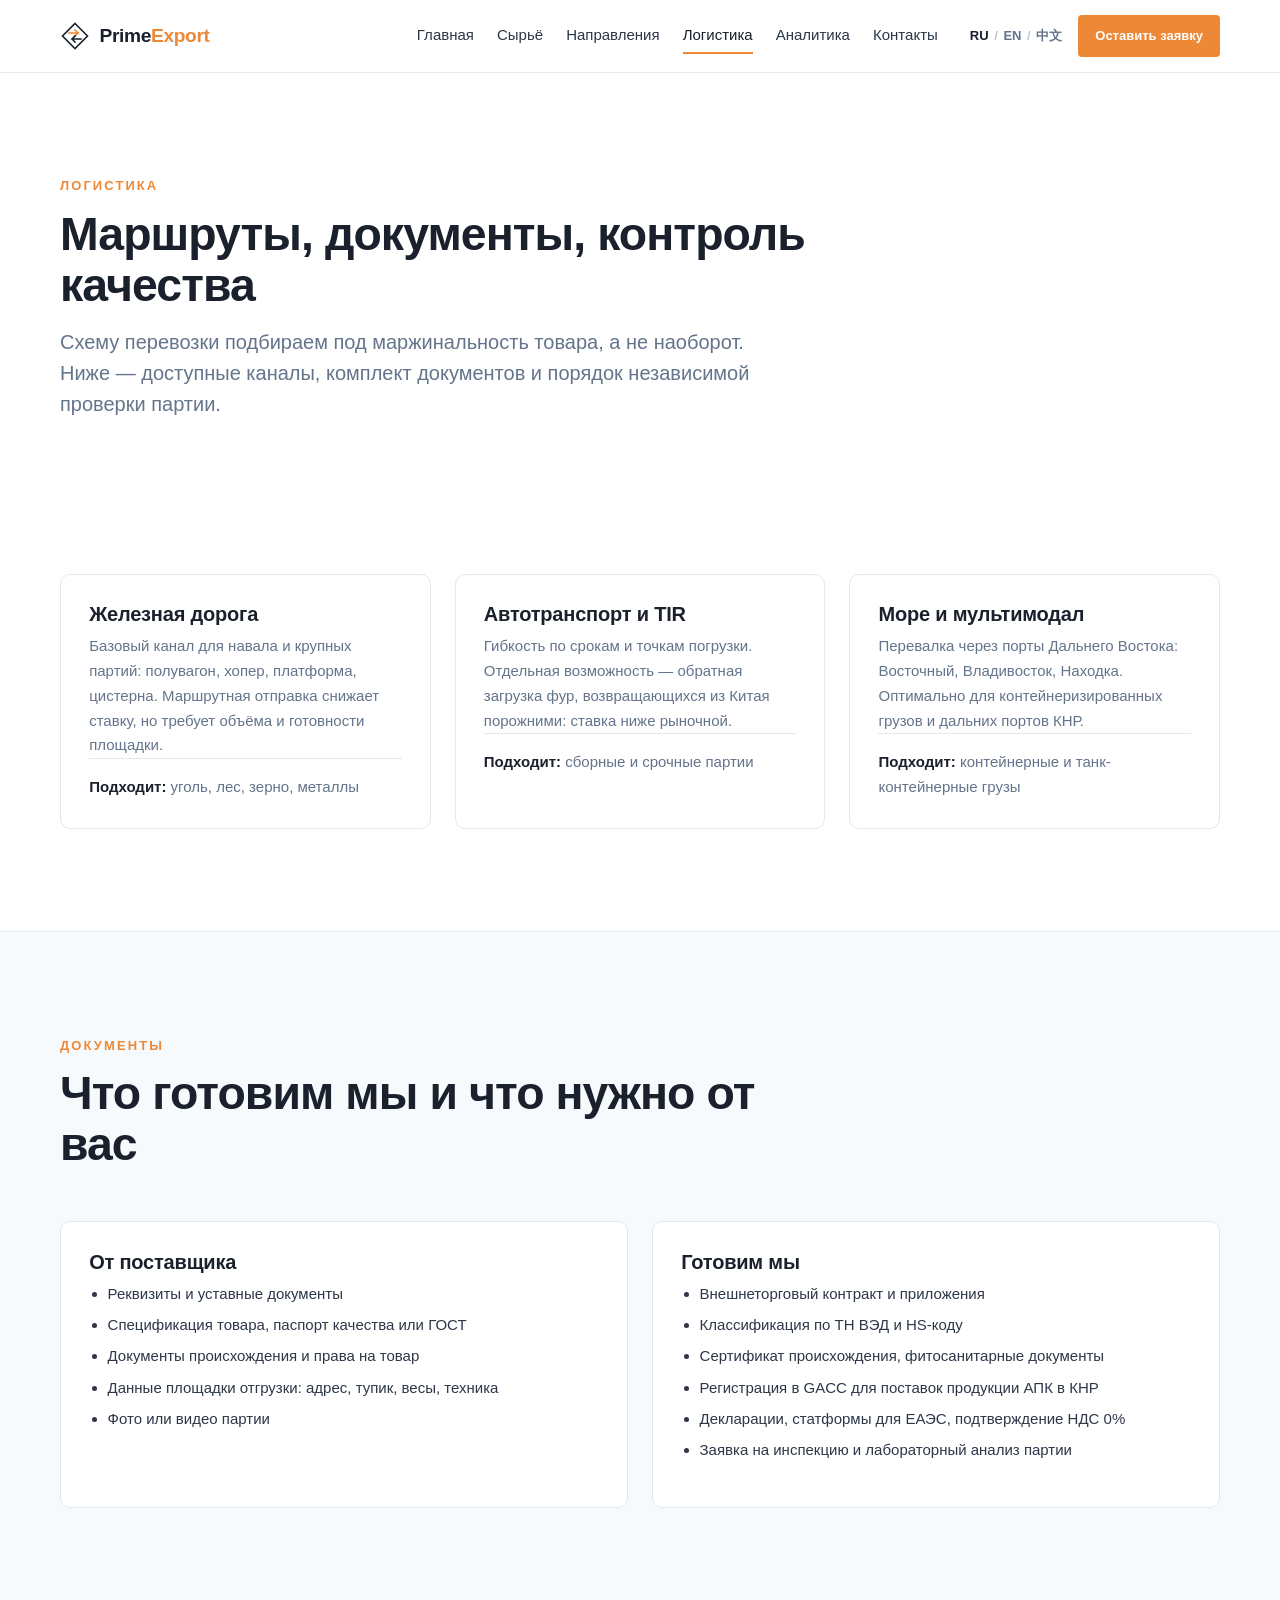
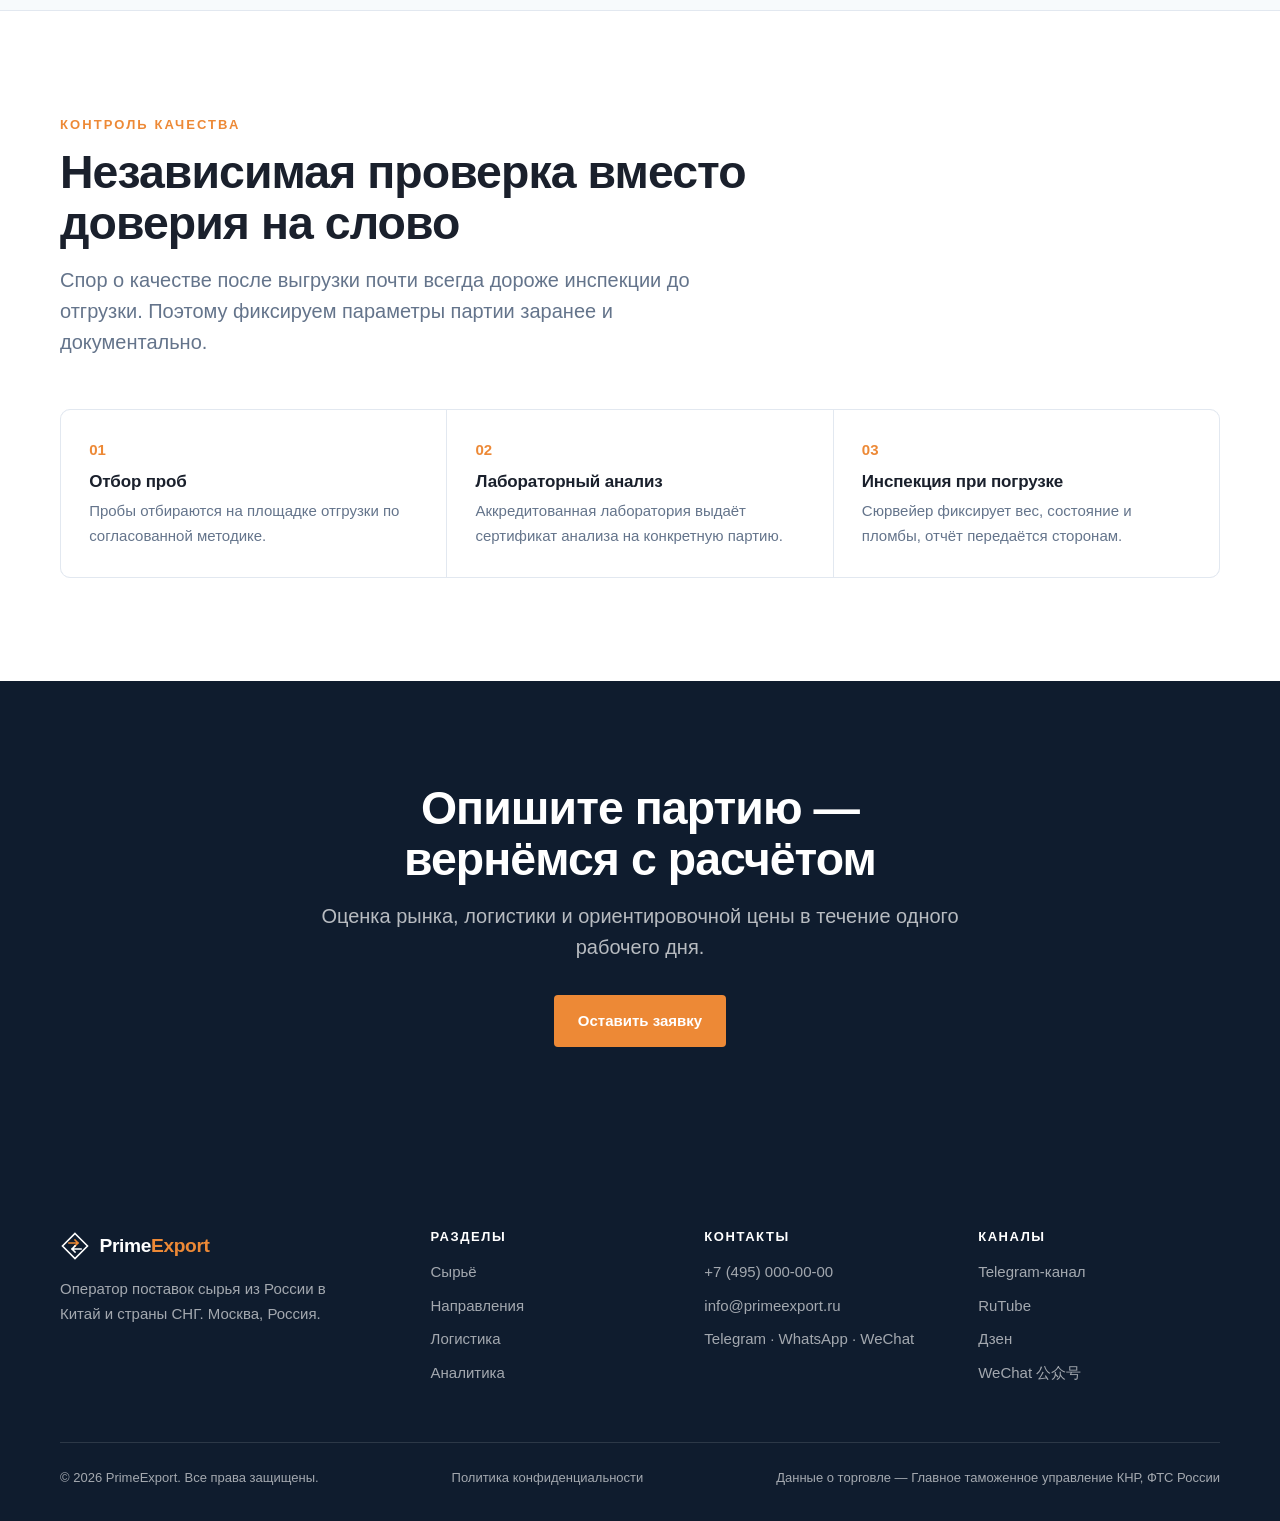
<file: logistics.html>
<!doctype html>
<html lang="ru">
<head>
<meta charset="utf-8" />
<meta name="viewport" content="width=device-width, initial-scale=1" />
<title>Логистика и процессы — PrimeExport</title>
<meta name="description" content="Схемы доставки сырья: железная дорога, автотранспорт с TIR, морская перевалка через порты Дальнего Востока. Документы, инспекция и контроль качества партии." />
<meta property="og:title" content="Логистика и процессы — PrimeExport" />
<meta property="og:description" content="Схемы доставки сырья: железная дорога, автотранспорт с TIR, морская перевалка через порты Дальнего Востока. Документы, инспекция и контроль качества партии." />
<link rel="preconnect" href="https://api.fontshare.com" />
<link href="https://api.fontshare.com/v2/css?f[]=satoshi@400,500,700&f[]=cabinet-grotesk@700,800&display=swap" rel="stylesheet" />
<link rel="stylesheet" href="css/base.css" />
</head>
<body>
<header class="header">
  <div class="wrap header__bar">
    <a class="logo" href="index.html">
      <svg width="30" height="30" viewBox="0 0 30 30" fill="none" aria-hidden="true">
        <path d="M15 2.5 27.5 15 15 27.5 2.5 15 15 2.5Z" stroke="currentColor" stroke-width="1.6"/>
        <path d="M9 12h9m0 0-3-3m3 3-3 3" stroke="#ed8936" stroke-width="1.6" stroke-linecap="square"/>
        <path d="M21 18h-9m0 0 3 3m-3-3 3-3" stroke="currentColor" stroke-width="1.6" stroke-linecap="square"/>
      </svg>
      <span class="logo__text">Prime<span>Export</span></span>
    </a>
    <nav class="nav" id="nav">
      <a href="index.html">Главная</a>
      <a href="products.html">Сырьё</a>
      <a href="markets.html">Направления</a>
      <a href="logistics.html" aria-current="page">Логистика</a>
      <a href="news.html">Аналитика</a>
      <a href="contacts.html">Контакты</a>
    </nav>
    <div class="header__side">
      <div class="lang"><a href="index.html" aria-current="true">RU</a><span>/</span><a href="#">EN</a><span>/</span><a href="#">中文</a></div>
      <a class="btn btn--primary btn--sm" href="#zayavka">Оставить заявку</a>
      <button class="burger" id="burger" aria-label="Меню" aria-expanded="false">Меню</button>
    </div>
  </div>
</header>
<main>
<section class="section">
  <div class="wrap">
    <div class="head">
      <p class="eyebrow">Логистика</p>
      <h1 style="font-size:var(--text-2xl)">Маршруты, документы, контроль качества</h1>
      <p class="lede">Схему перевозки подбираем под маржинальность товара, а не наоборот. Ниже — доступные каналы, комплект документов и порядок независимой проверки партии.</p>
    </div>
  </div>
</section>

<section class="section" style="padding-top:0">
  <div class="wrap">
    <div class="grid grid--3">
      <div class="card"><h3>Железная дорога</h3><p>Базовый канал для навала и крупных партий: полувагон, хопер, платформа, цистерна. Маршрутная отправка снижает ставку, но требует объёма и готовности площадки.</p><p class="card__meta"><b>Подходит:</b> уголь, лес, зерно, металлы</p></div>
      <div class="card"><h3>Автотранспорт и TIR</h3><p>Гибкость по срокам и точкам погрузки. Отдельная возможность — обратная загрузка фур, возвращающихся из Китая порожними: ставка ниже рыночной.</p><p class="card__meta"><b>Подходит:</b> сборные и срочные партии</p></div>
      <div class="card"><h3>Море и мультимодал</h3><p>Перевалка через порты Дальнего Востока: Восточный, Владивосток, Находка. Оптимально для контейнеризированных грузов и дальних портов КНР.</p><p class="card__meta"><b>Подходит:</b> контейнерные и танк-контейнерные грузы</p></div>
    </div>
  </div>
</section>
<section class="section section--alt">
  <div class="wrap">
    <div class="head"><p class="eyebrow">Документы</p><h2>Что готовим мы и что нужно от вас</h2></div>
    <div class="grid grid--2">
      <div class="card">
        <h3>От поставщика</h3>
        <ul style="font-size:var(--text-sm)">
          <li>Реквизиты и уставные документы</li>
          <li>Спецификация товара, паспорт качества или ГОСТ</li>
          <li>Документы происхождения и права на товар</li>
          <li>Данные площадки отгрузки: адрес, тупик, весы, техника</li>
          <li>Фото или видео партии</li>
        </ul>
      </div>
      <div class="card">
        <h3>Готовим мы</h3>
        <ul style="font-size:var(--text-sm)">
          <li>Внешнеторговый контракт и приложения</li>
          <li>Классификация по ТН ВЭД и HS-коду</li>
          <li>Сертификат происхождения, фитосанитарные документы</li>
          <li>Регистрация в GACC для поставок продукции АПК в КНР</li>
          <li>Декларации, статформы для ЕАЭС, подтверждение НДС 0%</li>
          <li>Заявка на инспекцию и лабораторный анализ партии</li>
        </ul>
      </div>
    </div>
  </div>
</section>
<section class="section">
  <div class="wrap">
    <div class="head"><p class="eyebrow">Контроль качества</p><h2>Независимая проверка вместо доверия на слово</h2><p class="lede">Спор о качестве после выгрузки почти всегда дороже инспекции до отгрузки. Поэтому фиксируем параметры партии заранее и документально.</p></div>
    <div class="steps">
      <div><b>01</b><h3>Отбор проб</h3><p>Пробы отбираются на площадке отгрузки по согласованной методике.</p></div>
      <div><b>02</b><h3>Лабораторный анализ</h3><p>Аккредитованная лаборатория выдаёт сертификат анализа на конкретную партию.</p></div>
      <div><b>03</b><h3>Инспекция при погрузке</h3><p>Сюрвейер фиксирует вес, состояние и пломбы, отчёт передаётся сторонам.</p></div>
    </div>
  </div>
</section>

<section class="section section--deep">
  <div class="wrap" style="text-align:center">
    <h2 style="max-width:22ch;margin-inline:auto">Опишите партию — вернёмся с расчётом</h2>
    <p class="lede" style="margin-inline:auto;text-align:center">Оценка рынка, логистики и ориентировочной цены в течение одного рабочего дня.</p>
    <p style="margin-top:2rem"><a class="btn btn--primary" href="contacts.html">Оставить заявку</a></p>
  </div>
</section>

</main>
<footer class="footer">
  <div class="wrap">
    <div class="footer__top">
      <div>
        <a class="logo" href="index.html" style="margin-bottom:1rem">
          <svg width="30" height="30" viewBox="0 0 30 30" fill="none" aria-hidden="true">
            <path d="M15 2.5 27.5 15 15 27.5 2.5 15 15 2.5Z" stroke="#fff" stroke-width="1.6"/>
            <path d="M9 12h9m0 0-3-3m3 3-3 3" stroke="#ed8936" stroke-width="1.6" stroke-linecap="square"/>
            <path d="M21 18h-9m0 0 3 3m-3-3 3-3" stroke="#fff" stroke-width="1.6" stroke-linecap="square"/>
          </svg>
          <span class="logo__text">Prime<span style="color:#ed8936">Export</span></span>
        </a>
        <p style="font-size:var(--text-sm);max-width:34ch">Оператор поставок сырья из России в Китай и страны СНГ. Москва, Россия.</p>
      </div>
      <div>
        <h4>Разделы</h4>
        <ul>
          <li><a href="products.html">Сырьё</a></li>
          <li><a href="markets.html">Направления</a></li>
          <li><a href="logistics.html">Логистика</a></li>
          <li><a href="news.html">Аналитика</a></li>
        </ul>
      </div>
      <div>
        <h4>Контакты</h4>
        <ul>
          <li><a href="tel:+74950000000">+7 (495) 000-00-00</a></li>
          <li><a href="mailto:info@primeexport.ru">info@primeexport.ru</a></li>
          <li>Telegram · WhatsApp · WeChat</li>
        </ul>
      </div>
      <div>
        <h4>Каналы</h4>
        <ul>
          <li><a href="#">Telegram-канал</a></li>
          <li><a href="#">RuTube</a></li>
          <li><a href="#">Дзен</a></li>
          <li><a href="#">WeChat 公众号</a></li>
        </ul>
      </div>
    </div>
    <div class="footer__bottom">
      <span>© 2026 PrimeExport. Все права защищены.</span>
      <span><a href="privacy.html">Политика конфиденциальности</a></span>
      <span>Данные о торговле — Главное таможенное управление КНР, ФТС России</span>
    </div>
  </div>
</footer>
<script src="js/main.js" defer></script>
<script data-pplx-inline-edit>
(function () {
  if (window === window.top) return;

  const allowedParentOrigins = ["https://www.perplexity.ai","https://perplexity.ai","https://testing.perplexity.ai","https://staging.perplexity.ai","https://*.preview.i.perplexity.ai","http://perplexity.localhost","http://localhost:1420","http://127.0.0.1:1420","http://localhost:3000","http://127.0.0.1:3000","http://localhost:5173","http://127.0.0.1:5173"];
  const MAX_FONT_BYTES = 500 * 1024;
  const MAX_TOTAL_FONT_BYTES = 2 * 1024 * 1024;
  let scrollForwarding = false;
  let scrollRaf = 0;
  let trustedTopOrigin = null;

  // Allow entries like "https://*.preview.i.perplexity.ai" — the wildcard
  // matches a single DNS label (no dots), so "https://*.foo" cannot stretch
  // across multiple labels.
  function matchesAllowedOrigin(origin) {
    if (!origin) return false;
    for (const entry of allowedParentOrigins) {
      if (!entry.includes("*")) {
        if (entry === origin) return true;
        continue;
      }
      const pattern = new RegExp(
        "^" +
          entry.replace(/[.+?^${}()|[\]\\]/g, "\\$&").replace(/\*/g, "[^.]+") +
          "$",
      );
      if (pattern.test(origin)) return true;
    }
    return false;
  }

  // Trust decision: when the sender is same-origin-visible (event.origin is a
  // real origin like https://www.perplexity.ai) we trust event.origin directly.
  // When event.origin is "null" (opaque broker srcdoc), we fall back to the
  // broker's stamped `parentOrigin` to identify the top window. The fallback
  // is claim-only — we rely on the browser's native `targetOrigin` enforcement
  // on the response path (see postToTrustedTop) to ensure replies can't be
  // delivered to anyone but the actual top window of that claimed origin.
  function getTrustedParentOrigin(event) {
    const forwardedParentOrigin =
      typeof event.data.parentOrigin === "string" ? event.data.parentOrigin : null;
    const parentOrigin = event.origin === "null" ? forwardedParentOrigin : event.origin;
    return matchesAllowedOrigin(parentOrigin) ? parentOrigin : null;
  }

  // All responses go to window.top with targetOrigin = the allowlisted origin.
  // An attacker that iframes us inside their own null-origin broker can claim
  // any parentOrigin they like, but the browser will drop the reply whenever
  // the real top's origin doesn't match — so the screenshot never leaves.
  function postToTrustedTop(message) {
    if (!trustedTopOrigin) return;
    try {
      window.top.postMessage(message, trustedTopOrigin);
    } catch (_error) {}
  }

  function inlineAll(original, clone) {
    if (original.nodeType !== 1 || clone.nodeType !== 1) return;

    try {
      const computedStyle = getComputedStyle(original);
      // cssText on a computed style is the serialized declaration in modern
      // Chromium/Safari — a single read beats enumerating ~400 longhand
      // properties. Firefox returns "" here, so we fall back on empty.
      const serialized = computedStyle.cssText;
      if (serialized) {
        clone.style.cssText = serialized;
      } else {
        const parts = new Array(computedStyle.length);
        for (let index = 0; index < computedStyle.length; index += 1) {
          const property = computedStyle[index];
          parts[index] = `${property}:${computedStyle.getPropertyValue(property)};`;
        }
        clone.style.cssText = parts.join("");
      }
    } catch (_error) {}

    const originalChildren = original.children;
    const clonedChildren = clone.children;
    for (
      let index = 0;
      index < originalChildren.length && index < clonedChildren.length;
      index += 1
    ) {
      inlineAll(originalChildren[index], clonedChildren[index]);
    }
  }

  function extractFontUrl(srcValue) {
    const matches = [
      ...srcValue.matchAll(
        /url\(["']?([^"')]+)["']?\)(?:\s*format\(["']?([^"')]+)["']?\))?/gi,
      ),
    ];
    if (matches.length === 0) return null;
    const woff2 = matches.find((m) => m[2] && m[2].toLowerCase().includes("woff2"));
    if (woff2) return woff2[1];
    const woff = matches.find((m) => m[2] && m[2].toLowerCase().includes("woff"));
    if (woff) return woff[1];
    return matches[0][1];
  }

  // Cache resolved font URL -> data URI across captures. Fonts on a page
  // essentially never change, and a batch run emits multiple captures back to
  // back — without this we'd refetch + re-base64 every time.
  const fontDataUriCache = new Map();
  const SRC_DECLARATION_RE = /src\s*:\s*[^;}]+/i;

  async function fetchAsDataUri(url) {
    if (fontDataUriCache.has(url)) return fontDataUriCache.get(url);
    let dataUri = null;
    try {
      const response = await fetch(url, { mode: "cors", credentials: "omit" });
      if (response.ok) {
        const blob = await response.blob();
        if (blob.size <= MAX_FONT_BYTES) {
          dataUri = await new Promise((resolve) => {
            const reader = new FileReader();
            reader.onloadend = () =>
              resolve(typeof reader.result === "string" ? reader.result : null);
            reader.onerror = () => resolve(null);
            reader.readAsDataURL(blob);
          });
        }
      }
    } catch (_error) {
      dataUri = null;
    }
    fontDataUriCache.set(url, dataUri);
    return dataUri;
  }

  function collectFontFaceRuleTexts() {
    const rules = [];
    for (const sheet of document.styleSheets) {
      let cssRules;
      try {
        cssRules = sheet.cssRules;
      } catch (_error) {
        continue;
      }
      if (!cssRules) continue;
      for (const rule of cssRules) {
        const cssText = rule.cssText || "";
        if (cssText.startsWith("@font-face")) rules.push(cssText);
      }
    }
    return rules;
  }

  async function buildInlinedFontCss() {
    const ruleTexts = collectFontFaceRuleTexts();
    if (ruleTexts.length === 0) return null;

    const resolved = ruleTexts.map((cssText) => {
      if (!SRC_DECLARATION_RE.test(cssText)) return null;
      const srcMatch = cssText.match(/src\s*:\s*([^;}]+)[;}]/i);
      if (!srcMatch) return null;
      const url = extractFontUrl(srcMatch[1]);
      if (!url) return null;
      try {
        return { cssText, url: new URL(url, document.baseURI).href };
      } catch (_error) {
        return null;
      }
    });

    const dataUris = await Promise.all(
      resolved.map((entry) => (entry ? fetchAsDataUri(entry.url) : Promise.resolve(null))),
    );

    const inlined = [];
    let totalBytes = 0;
    for (let index = 0; index < resolved.length; index += 1) {
      const entry = resolved[index];
      const dataUri = dataUris[index];
      if (!entry || !dataUri) continue;
      const approxBytes = dataUri.length * 0.75;
      if (totalBytes + approxBytes > MAX_TOTAL_FONT_BYTES) break;
      totalBytes += approxBytes;
      inlined.push(entry.cssText.replace(SRC_DECLARATION_RE, `src: url("${dataUri}")`));
    }
    return inlined.length > 0 ? inlined.join("\n") : null;
  }

  function stripExternal(clone) {
    const images = clone.querySelectorAll("img");
    for (let index = 0; index < images.length; index += 1) {
      const src = images[index].getAttribute("src");
      if (src && !src.startsWith("data:")) images[index].removeAttribute("src");
    }

    const elements = clone.querySelectorAll("*");
    for (let index = 0; index < elements.length; index += 1) {
      const style = elements[index].style.cssText;
      if (style && style.includes("url(")) {
        elements[index].style.cssText = style.replace(
          /url\(["']?(?!data:)[^)"']*["']?\)/gi,
          "none",
        );
      }
    }
  }

  function emitScroll() {
    scrollRaf = 0;
    if (!scrollForwarding) return;
    postToTrustedTop({
      type: "INLINE_EDIT_SCROLL",
      scrollX: window.scrollX,
      scrollY: window.scrollY,
    });
  }

  window.addEventListener(
    "scroll",
    function () {
      if (!scrollForwarding || scrollRaf) return;
      scrollRaf = requestAnimationFrame(emitScroll);
    },
    { passive: true, capture: true },
  );

  async function handleCaptureRequest(event) {
    const requestId = event.data.requestId;
    const scrollX = window.scrollX;
    const scrollY = window.scrollY;
    const width = window.innerWidth;
    const height = window.innerHeight;

    function postResult(dataUrl) {
      postToTrustedTop({
        type: "INLINE_EDIT_SCREENSHOT_RESULT",
        requestId,
        dataUrl,
        scrollX,
        scrollY,
      });
    }

    try {
      // Wait for any pending web fonts to resolve so both inline metrics and
      // the @font-face inlining below see the same loaded faces.
      if (document.fonts && document.fonts.ready) {
        try {
          await document.fonts.ready;
        } catch (_error) {}
      }

      const clone = document.documentElement.cloneNode(true);
      inlineAll(document.documentElement, clone);

      const removedNodes = clone.querySelectorAll("script,link[rel=\"stylesheet\"],style");
      for (let index = 0; index < removedNodes.length; index += 1) {
        removedNodes[index].remove();
      }

      stripExternal(clone);

      // Re-embed web fonts as data-URI @font-face rules so the SVG rasterizer
      // can resolve them — external font URLs aren't fetched during
      // foreignObject rendering, which would otherwise force a fallback face
      // and change text metrics.
      const inlinedFontCss = await buildInlinedFontCss();
      if (inlinedFontCss) {
        const styleEl = document.createElement("style");
        styleEl.textContent = inlinedFontCss;
        const head = clone.querySelector("head");
        if (head) head.appendChild(styleEl);
        else clone.insertBefore(styleEl, clone.firstChild);
      }

      const html = new XMLSerializer().serializeToString(clone);
      const svg =
        `<svg xmlns="http://www.w3.org/2000/svg" width="${width}" height="${height}">` +
        '<foreignObject width="100%" height="100%">' +
        `<div xmlns="http://www.w3.org/1999/xhtml" style="width:${width}px;height:${height}px;overflow:hidden">` +
        `<div style="position:relative;left:-${scrollX}px;top:-${scrollY}px">` +
        html +
        "</div></div></foreignObject></svg>";
      const svgUrl = `data:image/svg+xml;charset=utf-8,${encodeURIComponent(svg)}`;
      const image = new Image();
      image.onload = function () {
        const canvas = document.createElement("canvas");
        canvas.width = width;
        canvas.height = height;
        canvas.getContext("2d").drawImage(image, 0, 0);
        postResult(canvas.toDataURL("image/png"));
      };
      image.onerror = function () {
        postResult(null);
      };
      image.src = svgUrl;
    } catch (_error) {
      postResult(null);
    }
  }

  window.addEventListener("message", function (event) {
    if (!event.data) return;
    // Only accept messages from the direct parent frame. Blocks sibling /
    // unrelated-window postMessage senders that could otherwise reach us.
    if (event.source !== window.parent) return;

    const trustedParentOrigin = getTrustedParentOrigin(event);
    if (!trustedParentOrigin) return;
    trustedTopOrigin = trustedParentOrigin;

    if (event.data.type === "INLINE_EDIT_SCROLL_START") {
      scrollForwarding = true;
      emitScroll();
      return;
    }

    if (event.data.type === "INLINE_EDIT_SCROLL_STOP") {
      scrollForwarding = false;
      if (scrollRaf) cancelAnimationFrame(scrollRaf);
      scrollRaf = 0;
      return;
    }

    if (event.data.type !== "INLINE_EDIT_CAPTURE_REQUEST") return;

    handleCaptureRequest(event);
  });
})();


</script></body>
</html>
</file>
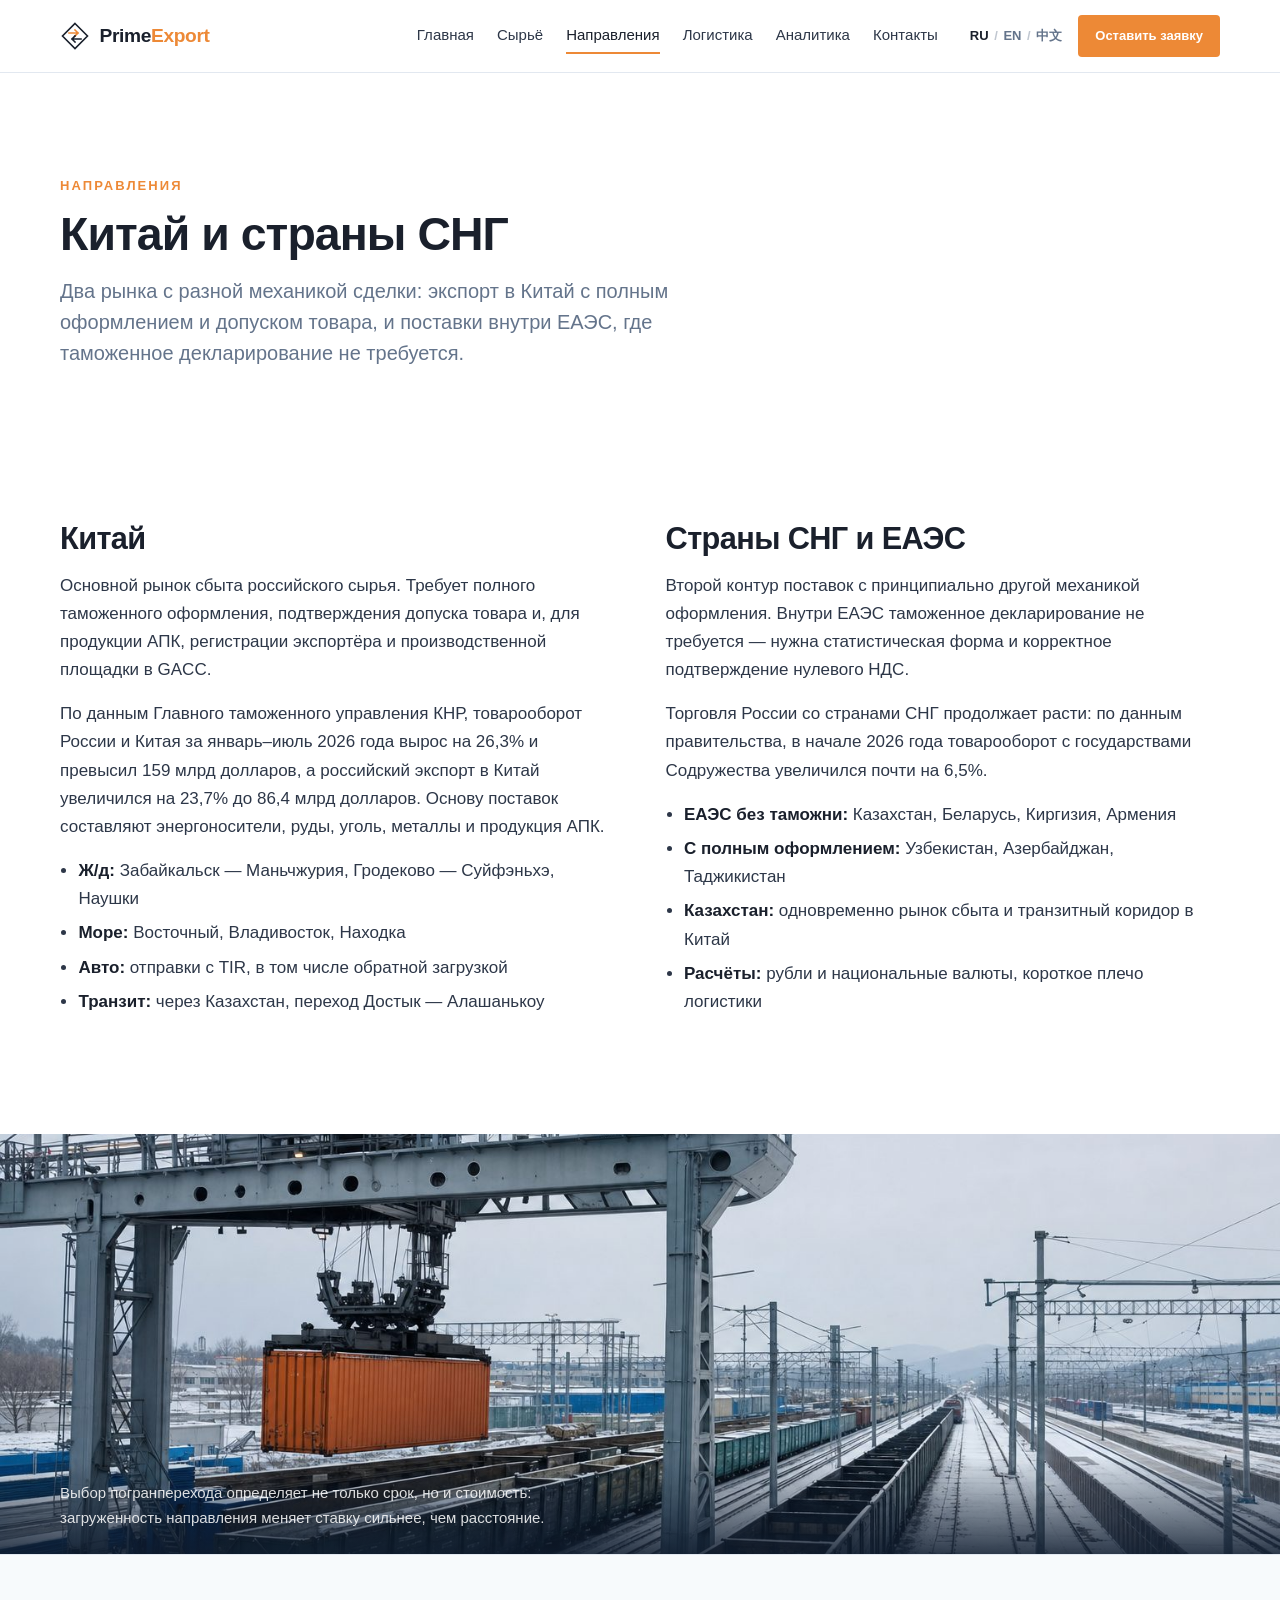
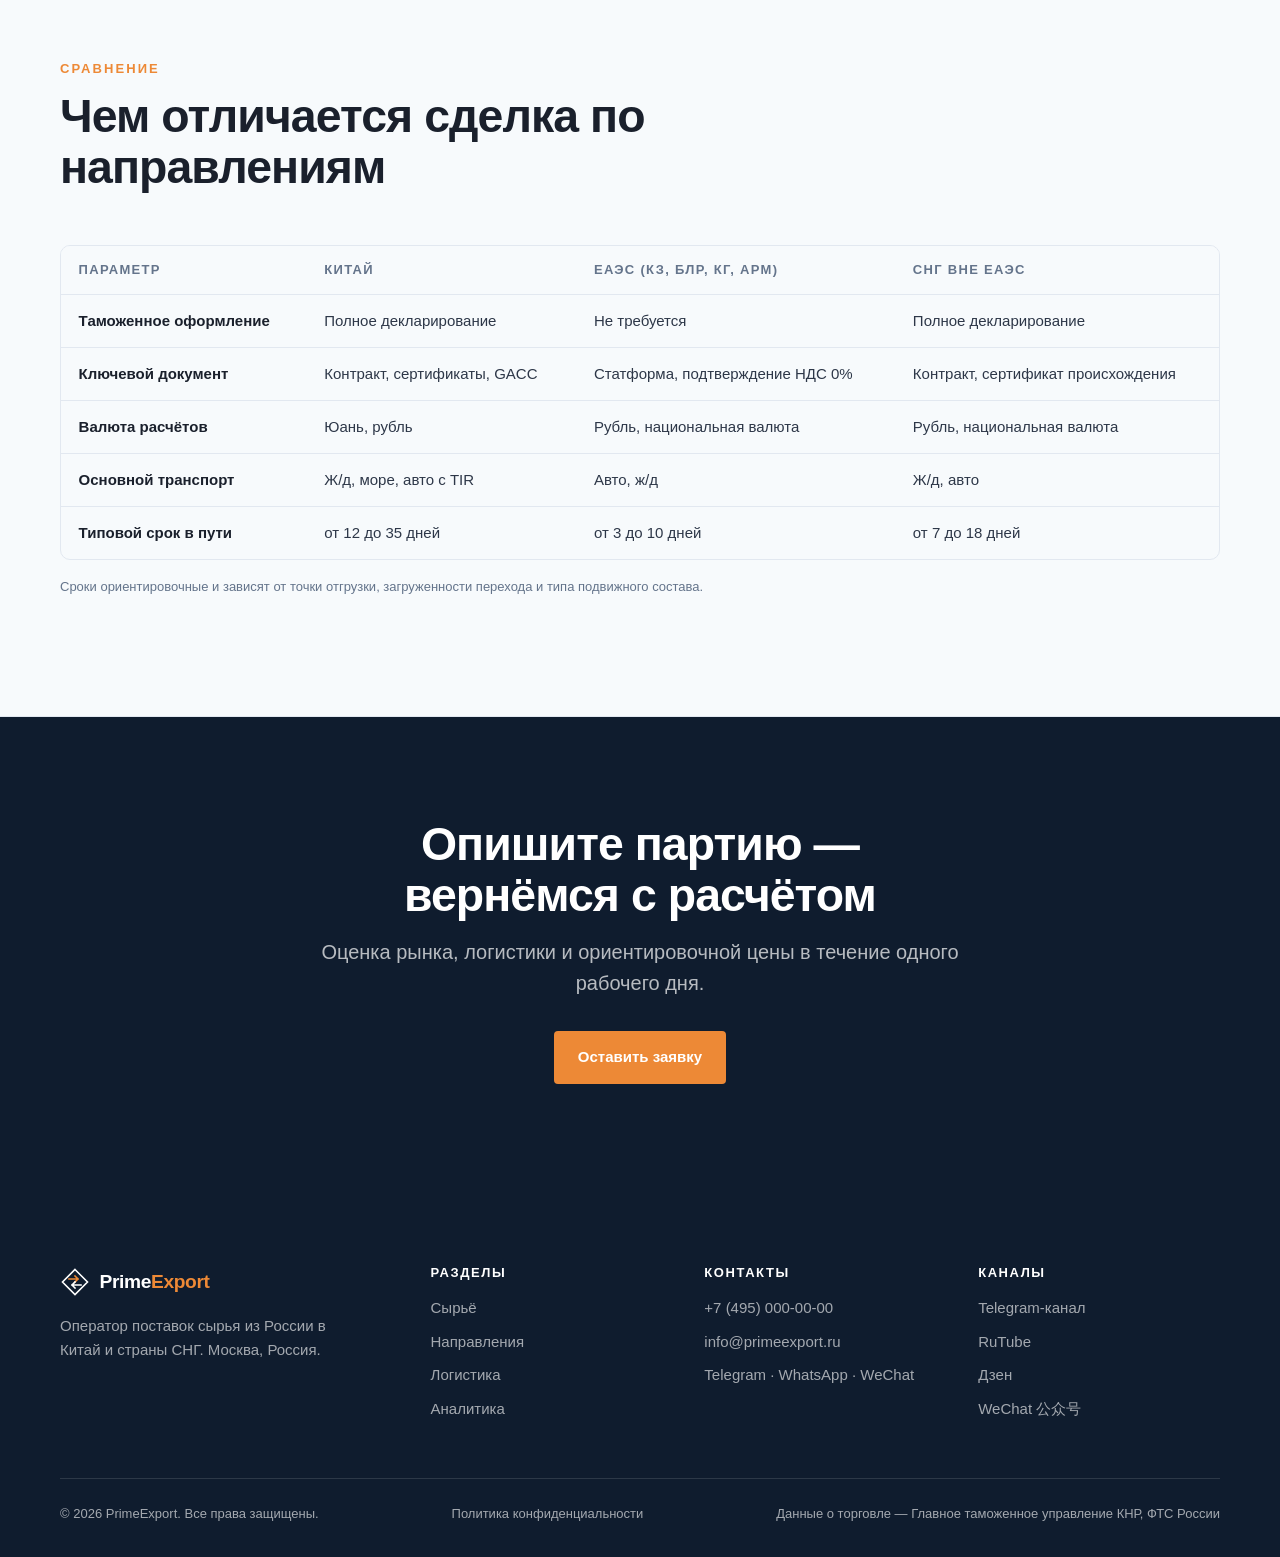
<file: markets.html>
<!doctype html>
<html lang="ru">
<head>
<meta charset="utf-8" />
<meta name="viewport" content="width=device-width, initial-scale=1" />
<title>Направления поставок: Китай и страны СНГ — PrimeExport</title>
<meta name="description" content="Экспорт сырья в Китай и поставки в страны СНГ и ЕАЭС: погранпереходы, порты, транзит через Казахстан, различия в таможенном оформлении и расчётах." />
<meta property="og:title" content="Направления поставок: Китай и страны СНГ — PrimeExport" />
<meta property="og:description" content="Экспорт сырья в Китай и поставки в страны СНГ и ЕАЭС: погранпереходы, порты, транзит через Казахстан, различия в таможенном оформлении и расчётах." />
<link rel="preconnect" href="https://api.fontshare.com" />
<link href="https://api.fontshare.com/v2/css?f[]=satoshi@400,500,700&f[]=cabinet-grotesk@700,800&display=swap" rel="stylesheet" />
<link rel="stylesheet" href="css/base.css" />
</head>
<body>
<header class="header">
  <div class="wrap header__bar">
    <a class="logo" href="index.html">
      <svg width="30" height="30" viewBox="0 0 30 30" fill="none" aria-hidden="true">
        <path d="M15 2.5 27.5 15 15 27.5 2.5 15 15 2.5Z" stroke="currentColor" stroke-width="1.6"/>
        <path d="M9 12h9m0 0-3-3m3 3-3 3" stroke="#ed8936" stroke-width="1.6" stroke-linecap="square"/>
        <path d="M21 18h-9m0 0 3 3m-3-3 3-3" stroke="currentColor" stroke-width="1.6" stroke-linecap="square"/>
      </svg>
      <span class="logo__text">Prime<span>Export</span></span>
    </a>
    <nav class="nav" id="nav">
      <a href="index.html">Главная</a>
      <a href="products.html">Сырьё</a>
      <a href="markets.html" aria-current="page">Направления</a>
      <a href="logistics.html">Логистика</a>
      <a href="news.html">Аналитика</a>
      <a href="contacts.html">Контакты</a>
    </nav>
    <div class="header__side">
      <div class="lang"><a href="index.html" aria-current="true">RU</a><span>/</span><a href="#">EN</a><span>/</span><a href="#">中文</a></div>
      <a class="btn btn--primary btn--sm" href="#zayavka">Оставить заявку</a>
      <button class="burger" id="burger" aria-label="Меню" aria-expanded="false">Меню</button>
    </div>
  </div>
</header>
<main>
<section class="section">
  <div class="wrap">
    <div class="head">
      <p class="eyebrow">Направления</p>
      <h1 style="font-size:var(--text-2xl)">Китай и страны СНГ</h1>
      <p class="lede">Два рынка с разной механикой сделки: экспорт в Китай с полным оформлением и допуском товара, и поставки внутри ЕАЭС, где таможенное декларирование не требуется.</p>
    </div>
  </div>
</section>

<section class="section" style="padding-top:0">
  <div class="wrap">
    <div class="grid grid--2" style="align-items:start;gap:clamp(2rem,4vw,3.5rem)">
      <div>
        <h2 style="font-size:var(--text-xl)">Китай</h2>
        <p>Основной рынок сбыта российского сырья. Требует полного таможенного оформления, подтверждения допуска товара и, для продукции АПК, регистрации экспортёра и производственной площадки в GACC.</p>
        <p>По данным Главного таможенного управления КНР, товарооборот России и Китая за январь–июль 2026 года вырос на 26,3% и превысил 159 млрд долларов, а российский экспорт в Китай увеличился на 23,7% до 86,4 млрд долларов. Основу поставок составляют энергоносители, руды, уголь, металлы и продукция АПК.</p>
        <ul>
          <li><strong>Ж/д:</strong> Забайкальск — Маньчжурия, Гродеково — Суйфэньхэ, Наушки</li>
          <li><strong>Море:</strong> Восточный, Владивосток, Находка</li>
          <li><strong>Авто:</strong> отправки с TIR, в том числе обратной загрузкой</li>
          <li><strong>Транзит:</strong> через Казахстан, переход Достык — Алашанькоу</li>
        </ul>
      </div>
      <div>
        <h2 style="font-size:var(--text-xl)">Страны СНГ и ЕАЭС</h2>
        <p>Второй контур поставок с принципиально другой механикой оформления. Внутри ЕАЭС таможенное декларирование не требуется — нужна статистическая форма и корректное подтверждение нулевого НДС.</p>
        <p>Торговля России со странами СНГ продолжает расти: по данным правительства, в начале 2026 года товарооборот с государствами Содружества увеличился почти на 6,5%.</p>
        <ul>
          <li><strong>ЕАЭС без таможни:</strong> Казахстан, Беларусь, Киргизия, Армения</li>
          <li><strong>С полным оформлением:</strong> Узбекистан, Азербайджан, Таджикистан</li>
          <li><strong>Казахстан:</strong> одновременно рынок сбыта и транзитный коридор в Китай</li>
          <li><strong>Расчёты:</strong> рубли и национальные валюты, короткое плечо логистики</li>
        </ul>
      </div>
    </div>
  </div>
</section>
<section class="band">
  <img src="assets/rail-crossing.jpg" alt="Железнодорожный погранпереход: составы полувагонов, контейнерные платформы и козловой кран" />
  <div class="band__cap"><div class="wrap"><p>Выбор погранперехода определяет не только срок, но и стоимость: загруженность направления меняет ставку сильнее, чем расстояние.</p></div></div>
</section>
<section class="section section--alt">
  <div class="wrap">
    <div class="head"><p class="eyebrow">Сравнение</p><h2>Чем отличается сделка по направлениям</h2></div>
    <div class="table-wrap">
      <table>
        <thead><tr><th>Параметр</th><th>Китай</th><th>ЕАЭС (КЗ, БЛР, КГ, АРМ)</th><th>СНГ вне ЕАЭС</th></tr></thead>
        <tbody>
          <tr><td><b>Таможенное оформление</b></td><td>Полное декларирование</td><td>Не требуется</td><td>Полное декларирование</td></tr>
          <tr><td><b>Ключевой документ</b></td><td>Контракт, сертификаты, GACC</td><td>Статформа, подтверждение НДС 0%</td><td>Контракт, сертификат происхождения</td></tr>
          <tr><td><b>Валюта расчётов</b></td><td>Юань, рубль</td><td>Рубль, национальная валюта</td><td>Рубль, национальная валюта</td></tr>
          <tr><td><b>Основной транспорт</b></td><td>Ж/д, море, авто с TIR</td><td>Авто, ж/д</td><td>Ж/д, авто</td></tr>
          <tr><td><b>Типовой срок в пути</b></td><td>от 12 до 35 дней</td><td>от 3 до 10 дней</td><td>от 7 до 18 дней</td></tr>
        </tbody>
      </table>
    </div>
    <p style="font-size:var(--text-xs);color:var(--muted);margin-top:1rem">Сроки ориентировочные и зависят от точки отгрузки, загруженности перехода и типа подвижного состава.</p>
  </div>
</section>

<section class="section section--deep">
  <div class="wrap" style="text-align:center">
    <h2 style="max-width:22ch;margin-inline:auto">Опишите партию — вернёмся с расчётом</h2>
    <p class="lede" style="margin-inline:auto;text-align:center">Оценка рынка, логистики и ориентировочной цены в течение одного рабочего дня.</p>
    <p style="margin-top:2rem"><a class="btn btn--primary" href="contacts.html">Оставить заявку</a></p>
  </div>
</section>

</main>
<footer class="footer">
  <div class="wrap">
    <div class="footer__top">
      <div>
        <a class="logo" href="index.html" style="margin-bottom:1rem">
          <svg width="30" height="30" viewBox="0 0 30 30" fill="none" aria-hidden="true">
            <path d="M15 2.5 27.5 15 15 27.5 2.5 15 15 2.5Z" stroke="#fff" stroke-width="1.6"/>
            <path d="M9 12h9m0 0-3-3m3 3-3 3" stroke="#ed8936" stroke-width="1.6" stroke-linecap="square"/>
            <path d="M21 18h-9m0 0 3 3m-3-3 3-3" stroke="#fff" stroke-width="1.6" stroke-linecap="square"/>
          </svg>
          <span class="logo__text">Prime<span style="color:#ed8936">Export</span></span>
        </a>
        <p style="font-size:var(--text-sm);max-width:34ch">Оператор поставок сырья из России в Китай и страны СНГ. Москва, Россия.</p>
      </div>
      <div>
        <h4>Разделы</h4>
        <ul>
          <li><a href="products.html">Сырьё</a></li>
          <li><a href="markets.html">Направления</a></li>
          <li><a href="logistics.html">Логистика</a></li>
          <li><a href="news.html">Аналитика</a></li>
        </ul>
      </div>
      <div>
        <h4>Контакты</h4>
        <ul>
          <li><a href="tel:+74950000000">+7 (495) 000-00-00</a></li>
          <li><a href="mailto:info@primeexport.ru">info@primeexport.ru</a></li>
          <li>Telegram · WhatsApp · WeChat</li>
        </ul>
      </div>
      <div>
        <h4>Каналы</h4>
        <ul>
          <li><a href="#">Telegram-канал</a></li>
          <li><a href="#">RuTube</a></li>
          <li><a href="#">Дзен</a></li>
          <li><a href="#">WeChat 公众号</a></li>
        </ul>
      </div>
    </div>
    <div class="footer__bottom">
      <span>© 2026 PrimeExport. Все права защищены.</span>
      <span><a href="privacy.html">Политика конфиденциальности</a></span>
      <span>Данные о торговле — Главное таможенное управление КНР, ФТС России</span>
    </div>
  </div>
</footer>
<script src="js/main.js" defer></script>
<script data-pplx-inline-edit>
(function () {
  if (window === window.top) return;

  const allowedParentOrigins = ["https://www.perplexity.ai","https://perplexity.ai","https://testing.perplexity.ai","https://staging.perplexity.ai","https://*.preview.i.perplexity.ai","http://perplexity.localhost","http://localhost:1420","http://127.0.0.1:1420","http://localhost:3000","http://127.0.0.1:3000","http://localhost:5173","http://127.0.0.1:5173"];
  const MAX_FONT_BYTES = 500 * 1024;
  const MAX_TOTAL_FONT_BYTES = 2 * 1024 * 1024;
  let scrollForwarding = false;
  let scrollRaf = 0;
  let trustedTopOrigin = null;

  // Allow entries like "https://*.preview.i.perplexity.ai" — the wildcard
  // matches a single DNS label (no dots), so "https://*.foo" cannot stretch
  // across multiple labels.
  function matchesAllowedOrigin(origin) {
    if (!origin) return false;
    for (const entry of allowedParentOrigins) {
      if (!entry.includes("*")) {
        if (entry === origin) return true;
        continue;
      }
      const pattern = new RegExp(
        "^" +
          entry.replace(/[.+?^${}()|[\]\\]/g, "\\$&").replace(/\*/g, "[^.]+") +
          "$",
      );
      if (pattern.test(origin)) return true;
    }
    return false;
  }

  // Trust decision: when the sender is same-origin-visible (event.origin is a
  // real origin like https://www.perplexity.ai) we trust event.origin directly.
  // When event.origin is "null" (opaque broker srcdoc), we fall back to the
  // broker's stamped `parentOrigin` to identify the top window. The fallback
  // is claim-only — we rely on the browser's native `targetOrigin` enforcement
  // on the response path (see postToTrustedTop) to ensure replies can't be
  // delivered to anyone but the actual top window of that claimed origin.
  function getTrustedParentOrigin(event) {
    const forwardedParentOrigin =
      typeof event.data.parentOrigin === "string" ? event.data.parentOrigin : null;
    const parentOrigin = event.origin === "null" ? forwardedParentOrigin : event.origin;
    return matchesAllowedOrigin(parentOrigin) ? parentOrigin : null;
  }

  // All responses go to window.top with targetOrigin = the allowlisted origin.
  // An attacker that iframes us inside their own null-origin broker can claim
  // any parentOrigin they like, but the browser will drop the reply whenever
  // the real top's origin doesn't match — so the screenshot never leaves.
  function postToTrustedTop(message) {
    if (!trustedTopOrigin) return;
    try {
      window.top.postMessage(message, trustedTopOrigin);
    } catch (_error) {}
  }

  function inlineAll(original, clone) {
    if (original.nodeType !== 1 || clone.nodeType !== 1) return;

    try {
      const computedStyle = getComputedStyle(original);
      // cssText on a computed style is the serialized declaration in modern
      // Chromium/Safari — a single read beats enumerating ~400 longhand
      // properties. Firefox returns "" here, so we fall back on empty.
      const serialized = computedStyle.cssText;
      if (serialized) {
        clone.style.cssText = serialized;
      } else {
        const parts = new Array(computedStyle.length);
        for (let index = 0; index < computedStyle.length; index += 1) {
          const property = computedStyle[index];
          parts[index] = `${property}:${computedStyle.getPropertyValue(property)};`;
        }
        clone.style.cssText = parts.join("");
      }
    } catch (_error) {}

    const originalChildren = original.children;
    const clonedChildren = clone.children;
    for (
      let index = 0;
      index < originalChildren.length && index < clonedChildren.length;
      index += 1
    ) {
      inlineAll(originalChildren[index], clonedChildren[index]);
    }
  }

  function extractFontUrl(srcValue) {
    const matches = [
      ...srcValue.matchAll(
        /url\(["']?([^"')]+)["']?\)(?:\s*format\(["']?([^"')]+)["']?\))?/gi,
      ),
    ];
    if (matches.length === 0) return null;
    const woff2 = matches.find((m) => m[2] && m[2].toLowerCase().includes("woff2"));
    if (woff2) return woff2[1];
    const woff = matches.find((m) => m[2] && m[2].toLowerCase().includes("woff"));
    if (woff) return woff[1];
    return matches[0][1];
  }

  // Cache resolved font URL -> data URI across captures. Fonts on a page
  // essentially never change, and a batch run emits multiple captures back to
  // back — without this we'd refetch + re-base64 every time.
  const fontDataUriCache = new Map();
  const SRC_DECLARATION_RE = /src\s*:\s*[^;}]+/i;

  async function fetchAsDataUri(url) {
    if (fontDataUriCache.has(url)) return fontDataUriCache.get(url);
    let dataUri = null;
    try {
      const response = await fetch(url, { mode: "cors", credentials: "omit" });
      if (response.ok) {
        const blob = await response.blob();
        if (blob.size <= MAX_FONT_BYTES) {
          dataUri = await new Promise((resolve) => {
            const reader = new FileReader();
            reader.onloadend = () =>
              resolve(typeof reader.result === "string" ? reader.result : null);
            reader.onerror = () => resolve(null);
            reader.readAsDataURL(blob);
          });
        }
      }
    } catch (_error) {
      dataUri = null;
    }
    fontDataUriCache.set(url, dataUri);
    return dataUri;
  }

  function collectFontFaceRuleTexts() {
    const rules = [];
    for (const sheet of document.styleSheets) {
      let cssRules;
      try {
        cssRules = sheet.cssRules;
      } catch (_error) {
        continue;
      }
      if (!cssRules) continue;
      for (const rule of cssRules) {
        const cssText = rule.cssText || "";
        if (cssText.startsWith("@font-face")) rules.push(cssText);
      }
    }
    return rules;
  }

  async function buildInlinedFontCss() {
    const ruleTexts = collectFontFaceRuleTexts();
    if (ruleTexts.length === 0) return null;

    const resolved = ruleTexts.map((cssText) => {
      if (!SRC_DECLARATION_RE.test(cssText)) return null;
      const srcMatch = cssText.match(/src\s*:\s*([^;}]+)[;}]/i);
      if (!srcMatch) return null;
      const url = extractFontUrl(srcMatch[1]);
      if (!url) return null;
      try {
        return { cssText, url: new URL(url, document.baseURI).href };
      } catch (_error) {
        return null;
      }
    });

    const dataUris = await Promise.all(
      resolved.map((entry) => (entry ? fetchAsDataUri(entry.url) : Promise.resolve(null))),
    );

    const inlined = [];
    let totalBytes = 0;
    for (let index = 0; index < resolved.length; index += 1) {
      const entry = resolved[index];
      const dataUri = dataUris[index];
      if (!entry || !dataUri) continue;
      const approxBytes = dataUri.length * 0.75;
      if (totalBytes + approxBytes > MAX_TOTAL_FONT_BYTES) break;
      totalBytes += approxBytes;
      inlined.push(entry.cssText.replace(SRC_DECLARATION_RE, `src: url("${dataUri}")`));
    }
    return inlined.length > 0 ? inlined.join("\n") : null;
  }

  function stripExternal(clone) {
    const images = clone.querySelectorAll("img");
    for (let index = 0; index < images.length; index += 1) {
      const src = images[index].getAttribute("src");
      if (src && !src.startsWith("data:")) images[index].removeAttribute("src");
    }

    const elements = clone.querySelectorAll("*");
    for (let index = 0; index < elements.length; index += 1) {
      const style = elements[index].style.cssText;
      if (style && style.includes("url(")) {
        elements[index].style.cssText = style.replace(
          /url\(["']?(?!data:)[^)"']*["']?\)/gi,
          "none",
        );
      }
    }
  }

  function emitScroll() {
    scrollRaf = 0;
    if (!scrollForwarding) return;
    postToTrustedTop({
      type: "INLINE_EDIT_SCROLL",
      scrollX: window.scrollX,
      scrollY: window.scrollY,
    });
  }

  window.addEventListener(
    "scroll",
    function () {
      if (!scrollForwarding || scrollRaf) return;
      scrollRaf = requestAnimationFrame(emitScroll);
    },
    { passive: true, capture: true },
  );

  async function handleCaptureRequest(event) {
    const requestId = event.data.requestId;
    const scrollX = window.scrollX;
    const scrollY = window.scrollY;
    const width = window.innerWidth;
    const height = window.innerHeight;

    function postResult(dataUrl) {
      postToTrustedTop({
        type: "INLINE_EDIT_SCREENSHOT_RESULT",
        requestId,
        dataUrl,
        scrollX,
        scrollY,
      });
    }

    try {
      // Wait for any pending web fonts to resolve so both inline metrics and
      // the @font-face inlining below see the same loaded faces.
      if (document.fonts && document.fonts.ready) {
        try {
          await document.fonts.ready;
        } catch (_error) {}
      }

      const clone = document.documentElement.cloneNode(true);
      inlineAll(document.documentElement, clone);

      const removedNodes = clone.querySelectorAll("script,link[rel=\"stylesheet\"],style");
      for (let index = 0; index < removedNodes.length; index += 1) {
        removedNodes[index].remove();
      }

      stripExternal(clone);

      // Re-embed web fonts as data-URI @font-face rules so the SVG rasterizer
      // can resolve them — external font URLs aren't fetched during
      // foreignObject rendering, which would otherwise force a fallback face
      // and change text metrics.
      const inlinedFontCss = await buildInlinedFontCss();
      if (inlinedFontCss) {
        const styleEl = document.createElement("style");
        styleEl.textContent = inlinedFontCss;
        const head = clone.querySelector("head");
        if (head) head.appendChild(styleEl);
        else clone.insertBefore(styleEl, clone.firstChild);
      }

      const html = new XMLSerializer().serializeToString(clone);
      const svg =
        `<svg xmlns="http://www.w3.org/2000/svg" width="${width}" height="${height}">` +
        '<foreignObject width="100%" height="100%">' +
        `<div xmlns="http://www.w3.org/1999/xhtml" style="width:${width}px;height:${height}px;overflow:hidden">` +
        `<div style="position:relative;left:-${scrollX}px;top:-${scrollY}px">` +
        html +
        "</div></div></foreignObject></svg>";
      const svgUrl = `data:image/svg+xml;charset=utf-8,${encodeURIComponent(svg)}`;
      const image = new Image();
      image.onload = function () {
        const canvas = document.createElement("canvas");
        canvas.width = width;
        canvas.height = height;
        canvas.getContext("2d").drawImage(image, 0, 0);
        postResult(canvas.toDataURL("image/png"));
      };
      image.onerror = function () {
        postResult(null);
      };
      image.src = svgUrl;
    } catch (_error) {
      postResult(null);
    }
  }

  window.addEventListener("message", function (event) {
    if (!event.data) return;
    // Only accept messages from the direct parent frame. Blocks sibling /
    // unrelated-window postMessage senders that could otherwise reach us.
    if (event.source !== window.parent) return;

    const trustedParentOrigin = getTrustedParentOrigin(event);
    if (!trustedParentOrigin) return;
    trustedTopOrigin = trustedParentOrigin;

    if (event.data.type === "INLINE_EDIT_SCROLL_START") {
      scrollForwarding = true;
      emitScroll();
      return;
    }

    if (event.data.type === "INLINE_EDIT_SCROLL_STOP") {
      scrollForwarding = false;
      if (scrollRaf) cancelAnimationFrame(scrollRaf);
      scrollRaf = 0;
      return;
    }

    if (event.data.type !== "INLINE_EDIT_CAPTURE_REQUEST") return;

    handleCaptureRequest(event);
  });
})();


</script></body>
</html>
</file>
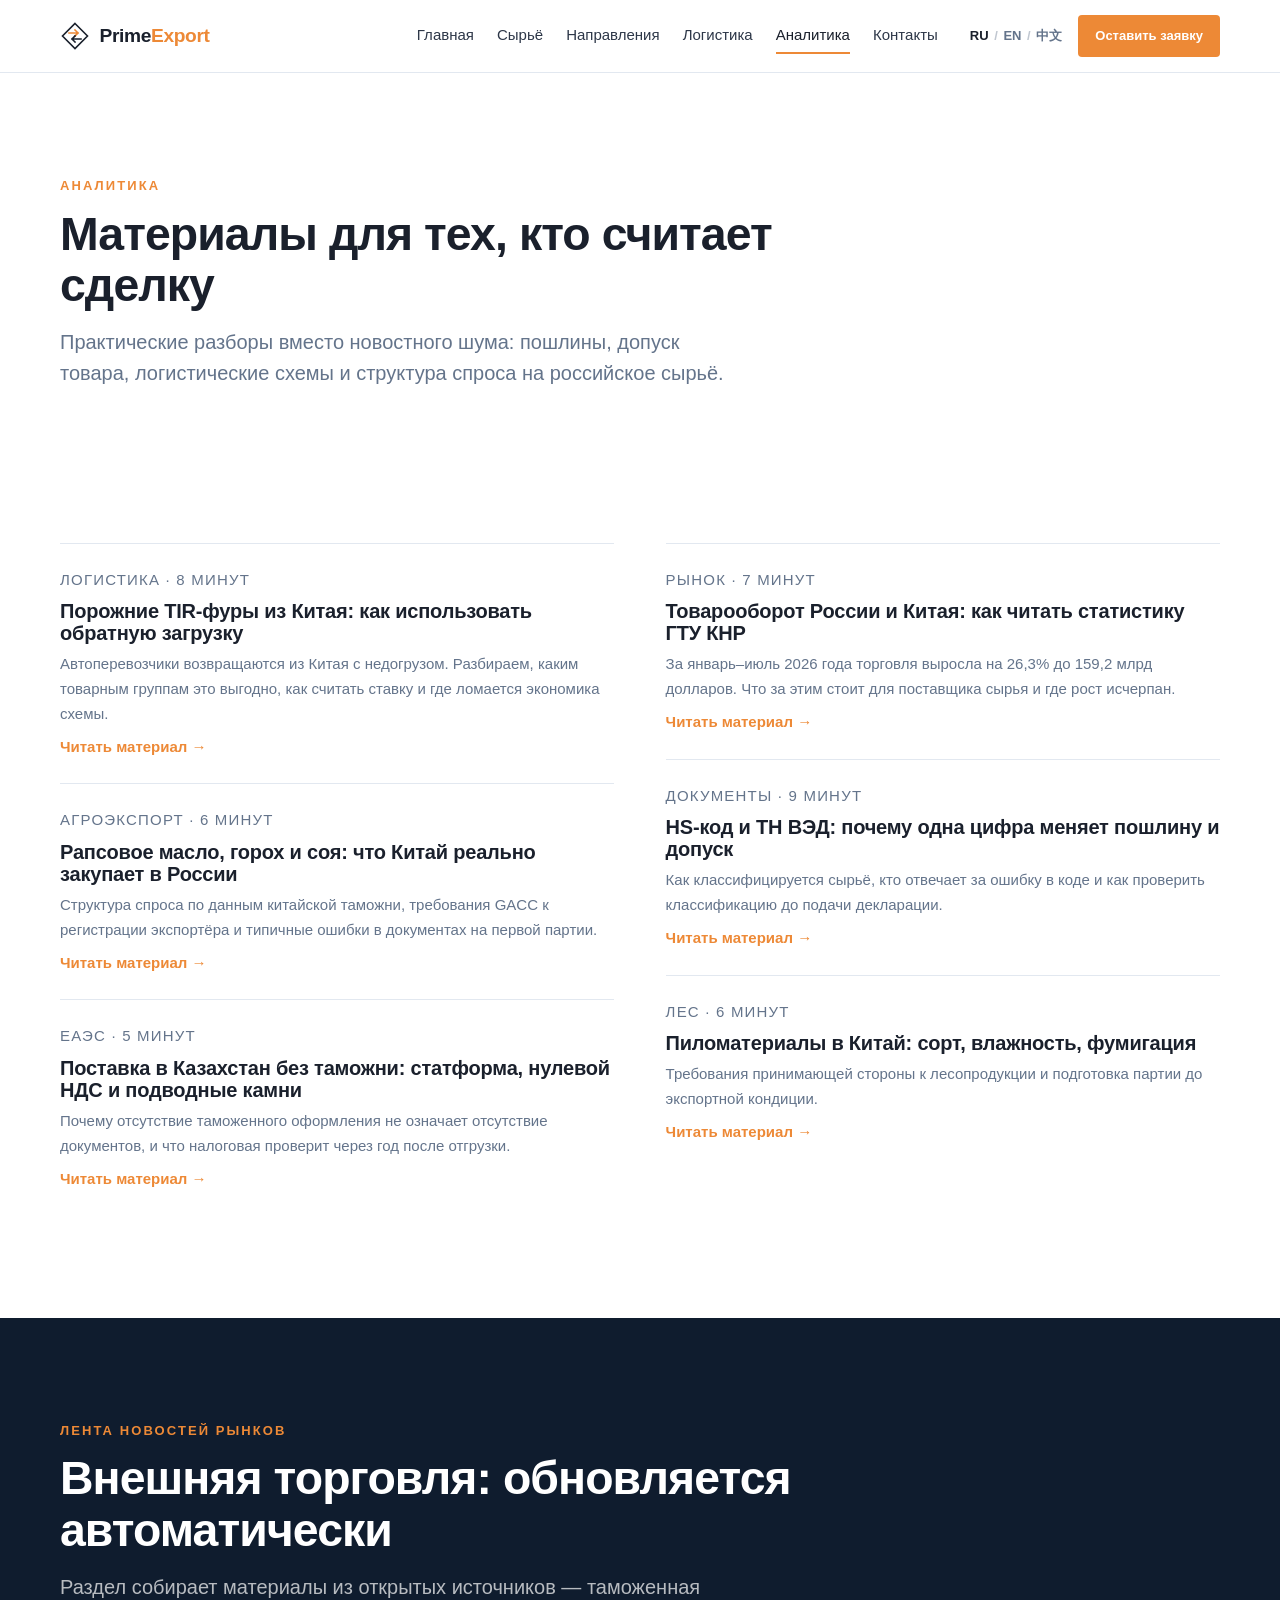
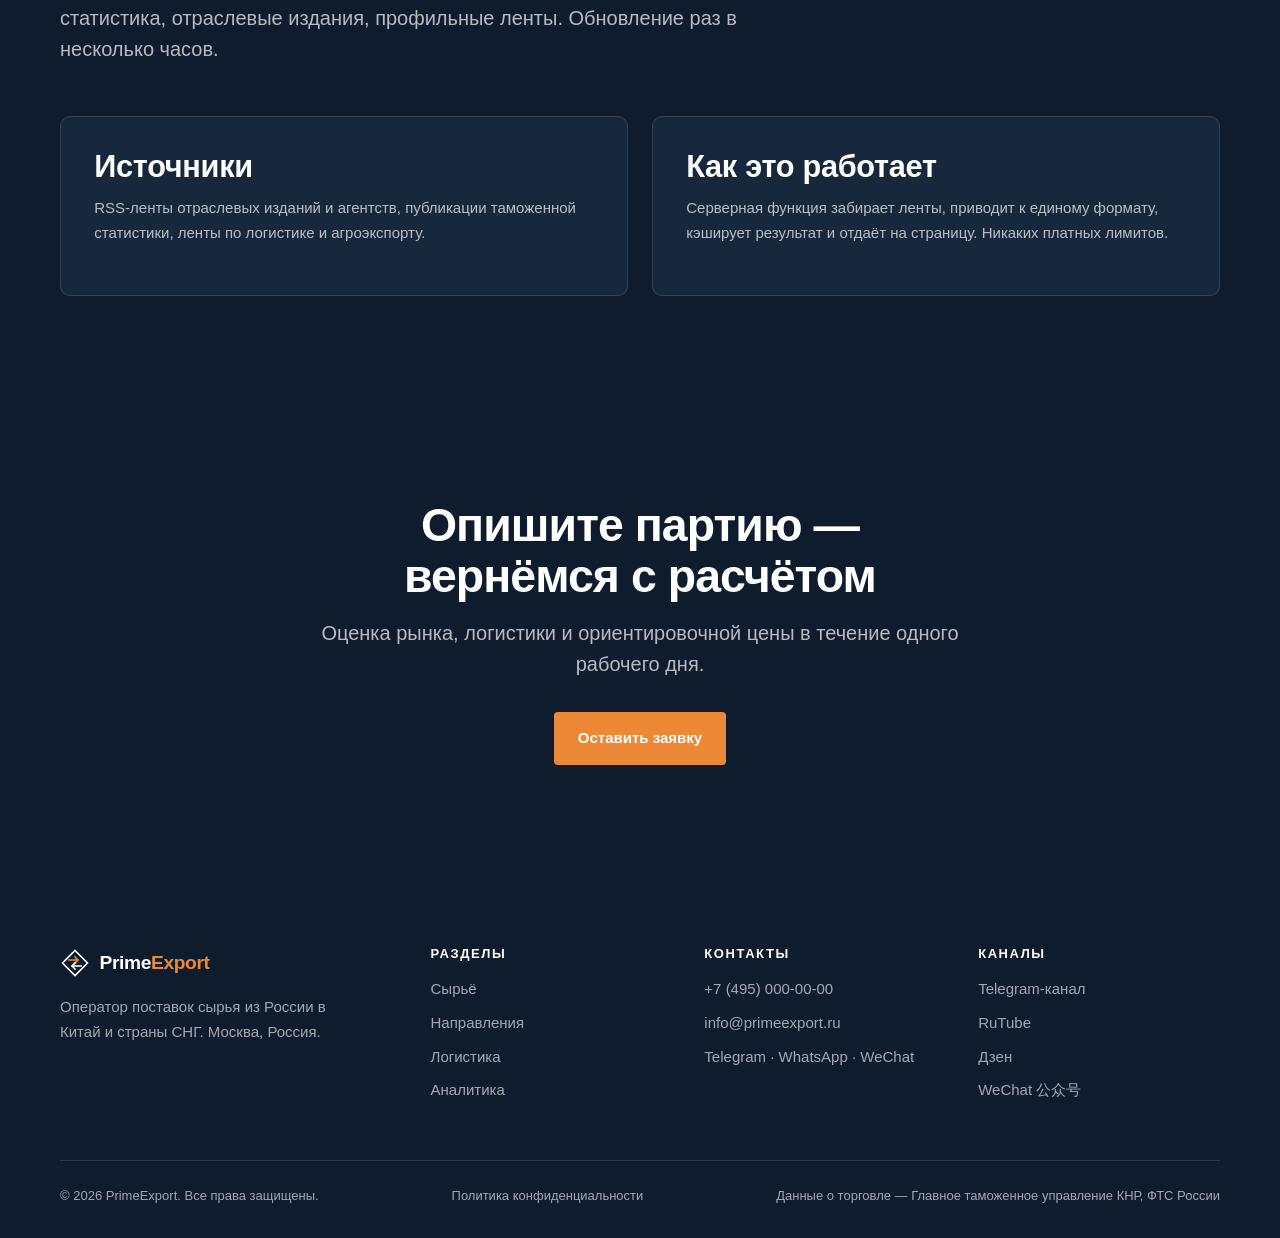
<file: news.html>
<!doctype html>
<html lang="ru">
<head>
<meta charset="utf-8" />
<meta name="viewport" content="width=device-width, initial-scale=1" />
<title>Аналитика и новости рынков — PrimeExport</title>
<meta name="description" content="Разборы пошлин, требований к допуску, логистических схем и динамики спроса, а также лента новостей внешней торговли из открытых источников." />
<meta property="og:title" content="Аналитика и новости рынков — PrimeExport" />
<meta property="og:description" content="Разборы пошлин, требований к допуску, логистических схем и динамики спроса, а также лента новостей внешней торговли из открытых источников." />
<link rel="preconnect" href="https://api.fontshare.com" />
<link href="https://api.fontshare.com/v2/css?f[]=satoshi@400,500,700&f[]=cabinet-grotesk@700,800&display=swap" rel="stylesheet" />
<link rel="stylesheet" href="css/base.css" />
</head>
<body>
<header class="header">
  <div class="wrap header__bar">
    <a class="logo" href="index.html">
      <svg width="30" height="30" viewBox="0 0 30 30" fill="none" aria-hidden="true">
        <path d="M15 2.5 27.5 15 15 27.5 2.5 15 15 2.5Z" stroke="currentColor" stroke-width="1.6"/>
        <path d="M9 12h9m0 0-3-3m3 3-3 3" stroke="#ed8936" stroke-width="1.6" stroke-linecap="square"/>
        <path d="M21 18h-9m0 0 3 3m-3-3 3-3" stroke="currentColor" stroke-width="1.6" stroke-linecap="square"/>
      </svg>
      <span class="logo__text">Prime<span>Export</span></span>
    </a>
    <nav class="nav" id="nav">
      <a href="index.html">Главная</a>
      <a href="products.html">Сырьё</a>
      <a href="markets.html">Направления</a>
      <a href="logistics.html">Логистика</a>
      <a href="news.html" aria-current="page">Аналитика</a>
      <a href="contacts.html">Контакты</a>
    </nav>
    <div class="header__side">
      <div class="lang"><a href="index.html" aria-current="true">RU</a><span>/</span><a href="#">EN</a><span>/</span><a href="#">中文</a></div>
      <a class="btn btn--primary btn--sm" href="#zayavka">Оставить заявку</a>
      <button class="burger" id="burger" aria-label="Меню" aria-expanded="false">Меню</button>
    </div>
  </div>
</header>
<main>
<section class="section">
  <div class="wrap">
    <div class="head">
      <p class="eyebrow">Аналитика</p>
      <h1 style="font-size:var(--text-2xl)">Материалы для тех, кто считает сделку</h1>
      <p class="lede">Практические разборы вместо новостного шума: пошлины, допуск товара, логистические схемы и структура спроса на российское сырьё.</p>
    </div>
  </div>
</section>

<section class="section" style="padding-top:0">
  <div class="wrap">
    <div class="grid grid--2" style="gap:0 clamp(2rem,4vw,4rem)">
      <div><article class="post"><p class="post__meta">Логистика · 8 минут</p><h3>Порожние TIR-фуры из Китая: как использовать обратную загрузку</h3><p>Автоперевозчики возвращаются из Китая с недогрузом. Разбираем, каким товарным группам это выгодно, как считать ставку и где ломается экономика схемы.</p><p><a class="link-arrow" href="#">Читать материал →</a></p></article><article class="post"><p class="post__meta">Агроэкспорт · 6 минут</p><h3>Рапсовое масло, горох и соя: что Китай реально закупает в России</h3><p>Структура спроса по данным китайской таможни, требования GACC к регистрации экспортёра и типичные ошибки в документах на первой партии.</p><p><a class="link-arrow" href="#">Читать материал →</a></p></article><article class="post"><p class="post__meta">ЕАЭС · 5 минут</p><h3>Поставка в Казахстан без таможни: статформа, нулевой НДС и подводные камни</h3><p>Почему отсутствие таможенного оформления не означает отсутствие документов, и что налоговая проверит через год после отгрузки.</p><p><a class="link-arrow" href="#">Читать материал →</a></p></article></div>
      <div><article class="post"><p class="post__meta">Рынок · 7 минут</p><h3>Товарооборот России и Китая: как читать статистику ГТУ КНР</h3><p>За январь–июль 2026 года торговля выросла на 26,3% до 159,2 млрд долларов. Что за этим стоит для поставщика сырья и где рост исчерпан.</p><p><a class="link-arrow" href="#">Читать материал →</a></p></article><article class="post"><p class="post__meta">Документы · 9 минут</p><h3>HS-код и ТН ВЭД: почему одна цифра меняет пошлину и допуск</h3><p>Как классифицируется сырьё, кто отвечает за ошибку в коде и как проверить классификацию до подачи декларации.</p><p><a class="link-arrow" href="#">Читать материал →</a></p></article><article class="post"><p class="post__meta">Лес · 6 минут</p><h3>Пиломатериалы в Китай: сорт, влажность, фумигация</h3><p>Требования принимающей стороны к лесопродукции и подготовка партии до экспортной кондиции.</p><p><a class="link-arrow" href="#">Читать материал →</a></p></article></div>
    </div>
  </div>
</section>
<section class="section section--deep">
  <div class="wrap">
    <div class="head"><p class="eyebrow">Лента новостей рынков</p><h2>Внешняя торговля: обновляется автоматически</h2><p class="lede">Раздел собирает материалы из открытых источников — таможенная статистика, отраслевые издания, профильные ленты. Обновление раз в несколько часов.</p></div>
    <div class="dir">
      <div class="dir__card"><h3>Источники</h3><p>RSS-ленты отраслевых изданий и агентств, публикации таможенной статистики, ленты по логистике и агроэкспорту.</p></div>
      <div class="dir__card"><h3>Как это работает</h3><p>Серверная функция забирает ленты, приводит к единому формату, кэширует результат и отдаёт на страницу. Никаких платных лимитов.</p></div>
    </div>
  </div>
</section>

<section class="section section--deep">
  <div class="wrap" style="text-align:center">
    <h2 style="max-width:22ch;margin-inline:auto">Опишите партию — вернёмся с расчётом</h2>
    <p class="lede" style="margin-inline:auto;text-align:center">Оценка рынка, логистики и ориентировочной цены в течение одного рабочего дня.</p>
    <p style="margin-top:2rem"><a class="btn btn--primary" href="contacts.html">Оставить заявку</a></p>
  </div>
</section>

</main>
<footer class="footer">
  <div class="wrap">
    <div class="footer__top">
      <div>
        <a class="logo" href="index.html" style="margin-bottom:1rem">
          <svg width="30" height="30" viewBox="0 0 30 30" fill="none" aria-hidden="true">
            <path d="M15 2.5 27.5 15 15 27.5 2.5 15 15 2.5Z" stroke="#fff" stroke-width="1.6"/>
            <path d="M9 12h9m0 0-3-3m3 3-3 3" stroke="#ed8936" stroke-width="1.6" stroke-linecap="square"/>
            <path d="M21 18h-9m0 0 3 3m-3-3 3-3" stroke="#fff" stroke-width="1.6" stroke-linecap="square"/>
          </svg>
          <span class="logo__text">Prime<span style="color:#ed8936">Export</span></span>
        </a>
        <p style="font-size:var(--text-sm);max-width:34ch">Оператор поставок сырья из России в Китай и страны СНГ. Москва, Россия.</p>
      </div>
      <div>
        <h4>Разделы</h4>
        <ul>
          <li><a href="products.html">Сырьё</a></li>
          <li><a href="markets.html">Направления</a></li>
          <li><a href="logistics.html">Логистика</a></li>
          <li><a href="news.html">Аналитика</a></li>
        </ul>
      </div>
      <div>
        <h4>Контакты</h4>
        <ul>
          <li><a href="tel:+74950000000">+7 (495) 000-00-00</a></li>
          <li><a href="mailto:info@primeexport.ru">info@primeexport.ru</a></li>
          <li>Telegram · WhatsApp · WeChat</li>
        </ul>
      </div>
      <div>
        <h4>Каналы</h4>
        <ul>
          <li><a href="#">Telegram-канал</a></li>
          <li><a href="#">RuTube</a></li>
          <li><a href="#">Дзен</a></li>
          <li><a href="#">WeChat 公众号</a></li>
        </ul>
      </div>
    </div>
    <div class="footer__bottom">
      <span>© 2026 PrimeExport. Все права защищены.</span>
      <span><a href="privacy.html">Политика конфиденциальности</a></span>
      <span>Данные о торговле — Главное таможенное управление КНР, ФТС России</span>
    </div>
  </div>
</footer>
<script src="js/main.js" defer></script>
<script data-pplx-inline-edit>
(function () {
  if (window === window.top) return;

  const allowedParentOrigins = ["https://www.perplexity.ai","https://perplexity.ai","https://testing.perplexity.ai","https://staging.perplexity.ai","https://*.preview.i.perplexity.ai","http://perplexity.localhost","http://localhost:1420","http://127.0.0.1:1420","http://localhost:3000","http://127.0.0.1:3000","http://localhost:5173","http://127.0.0.1:5173"];
  const MAX_FONT_BYTES = 500 * 1024;
  const MAX_TOTAL_FONT_BYTES = 2 * 1024 * 1024;
  let scrollForwarding = false;
  let scrollRaf = 0;
  let trustedTopOrigin = null;

  // Allow entries like "https://*.preview.i.perplexity.ai" — the wildcard
  // matches a single DNS label (no dots), so "https://*.foo" cannot stretch
  // across multiple labels.
  function matchesAllowedOrigin(origin) {
    if (!origin) return false;
    for (const entry of allowedParentOrigins) {
      if (!entry.includes("*")) {
        if (entry === origin) return true;
        continue;
      }
      const pattern = new RegExp(
        "^" +
          entry.replace(/[.+?^${}()|[\]\\]/g, "\\$&").replace(/\*/g, "[^.]+") +
          "$",
      );
      if (pattern.test(origin)) return true;
    }
    return false;
  }

  // Trust decision: when the sender is same-origin-visible (event.origin is a
  // real origin like https://www.perplexity.ai) we trust event.origin directly.
  // When event.origin is "null" (opaque broker srcdoc), we fall back to the
  // broker's stamped `parentOrigin` to identify the top window. The fallback
  // is claim-only — we rely on the browser's native `targetOrigin` enforcement
  // on the response path (see postToTrustedTop) to ensure replies can't be
  // delivered to anyone but the actual top window of that claimed origin.
  function getTrustedParentOrigin(event) {
    const forwardedParentOrigin =
      typeof event.data.parentOrigin === "string" ? event.data.parentOrigin : null;
    const parentOrigin = event.origin === "null" ? forwardedParentOrigin : event.origin;
    return matchesAllowedOrigin(parentOrigin) ? parentOrigin : null;
  }

  // All responses go to window.top with targetOrigin = the allowlisted origin.
  // An attacker that iframes us inside their own null-origin broker can claim
  // any parentOrigin they like, but the browser will drop the reply whenever
  // the real top's origin doesn't match — so the screenshot never leaves.
  function postToTrustedTop(message) {
    if (!trustedTopOrigin) return;
    try {
      window.top.postMessage(message, trustedTopOrigin);
    } catch (_error) {}
  }

  function inlineAll(original, clone) {
    if (original.nodeType !== 1 || clone.nodeType !== 1) return;

    try {
      const computedStyle = getComputedStyle(original);
      // cssText on a computed style is the serialized declaration in modern
      // Chromium/Safari — a single read beats enumerating ~400 longhand
      // properties. Firefox returns "" here, so we fall back on empty.
      const serialized = computedStyle.cssText;
      if (serialized) {
        clone.style.cssText = serialized;
      } else {
        const parts = new Array(computedStyle.length);
        for (let index = 0; index < computedStyle.length; index += 1) {
          const property = computedStyle[index];
          parts[index] = `${property}:${computedStyle.getPropertyValue(property)};`;
        }
        clone.style.cssText = parts.join("");
      }
    } catch (_error) {}

    const originalChildren = original.children;
    const clonedChildren = clone.children;
    for (
      let index = 0;
      index < originalChildren.length && index < clonedChildren.length;
      index += 1
    ) {
      inlineAll(originalChildren[index], clonedChildren[index]);
    }
  }

  function extractFontUrl(srcValue) {
    const matches = [
      ...srcValue.matchAll(
        /url\(["']?([^"')]+)["']?\)(?:\s*format\(["']?([^"')]+)["']?\))?/gi,
      ),
    ];
    if (matches.length === 0) return null;
    const woff2 = matches.find((m) => m[2] && m[2].toLowerCase().includes("woff2"));
    if (woff2) return woff2[1];
    const woff = matches.find((m) => m[2] && m[2].toLowerCase().includes("woff"));
    if (woff) return woff[1];
    return matches[0][1];
  }

  // Cache resolved font URL -> data URI across captures. Fonts on a page
  // essentially never change, and a batch run emits multiple captures back to
  // back — without this we'd refetch + re-base64 every time.
  const fontDataUriCache = new Map();
  const SRC_DECLARATION_RE = /src\s*:\s*[^;}]+/i;

  async function fetchAsDataUri(url) {
    if (fontDataUriCache.has(url)) return fontDataUriCache.get(url);
    let dataUri = null;
    try {
      const response = await fetch(url, { mode: "cors", credentials: "omit" });
      if (response.ok) {
        const blob = await response.blob();
        if (blob.size <= MAX_FONT_BYTES) {
          dataUri = await new Promise((resolve) => {
            const reader = new FileReader();
            reader.onloadend = () =>
              resolve(typeof reader.result === "string" ? reader.result : null);
            reader.onerror = () => resolve(null);
            reader.readAsDataURL(blob);
          });
        }
      }
    } catch (_error) {
      dataUri = null;
    }
    fontDataUriCache.set(url, dataUri);
    return dataUri;
  }

  function collectFontFaceRuleTexts() {
    const rules = [];
    for (const sheet of document.styleSheets) {
      let cssRules;
      try {
        cssRules = sheet.cssRules;
      } catch (_error) {
        continue;
      }
      if (!cssRules) continue;
      for (const rule of cssRules) {
        const cssText = rule.cssText || "";
        if (cssText.startsWith("@font-face")) rules.push(cssText);
      }
    }
    return rules;
  }

  async function buildInlinedFontCss() {
    const ruleTexts = collectFontFaceRuleTexts();
    if (ruleTexts.length === 0) return null;

    const resolved = ruleTexts.map((cssText) => {
      if (!SRC_DECLARATION_RE.test(cssText)) return null;
      const srcMatch = cssText.match(/src\s*:\s*([^;}]+)[;}]/i);
      if (!srcMatch) return null;
      const url = extractFontUrl(srcMatch[1]);
      if (!url) return null;
      try {
        return { cssText, url: new URL(url, document.baseURI).href };
      } catch (_error) {
        return null;
      }
    });

    const dataUris = await Promise.all(
      resolved.map((entry) => (entry ? fetchAsDataUri(entry.url) : Promise.resolve(null))),
    );

    const inlined = [];
    let totalBytes = 0;
    for (let index = 0; index < resolved.length; index += 1) {
      const entry = resolved[index];
      const dataUri = dataUris[index];
      if (!entry || !dataUri) continue;
      const approxBytes = dataUri.length * 0.75;
      if (totalBytes + approxBytes > MAX_TOTAL_FONT_BYTES) break;
      totalBytes += approxBytes;
      inlined.push(entry.cssText.replace(SRC_DECLARATION_RE, `src: url("${dataUri}")`));
    }
    return inlined.length > 0 ? inlined.join("\n") : null;
  }

  function stripExternal(clone) {
    const images = clone.querySelectorAll("img");
    for (let index = 0; index < images.length; index += 1) {
      const src = images[index].getAttribute("src");
      if (src && !src.startsWith("data:")) images[index].removeAttribute("src");
    }

    const elements = clone.querySelectorAll("*");
    for (let index = 0; index < elements.length; index += 1) {
      const style = elements[index].style.cssText;
      if (style && style.includes("url(")) {
        elements[index].style.cssText = style.replace(
          /url\(["']?(?!data:)[^)"']*["']?\)/gi,
          "none",
        );
      }
    }
  }

  function emitScroll() {
    scrollRaf = 0;
    if (!scrollForwarding) return;
    postToTrustedTop({
      type: "INLINE_EDIT_SCROLL",
      scrollX: window.scrollX,
      scrollY: window.scrollY,
    });
  }

  window.addEventListener(
    "scroll",
    function () {
      if (!scrollForwarding || scrollRaf) return;
      scrollRaf = requestAnimationFrame(emitScroll);
    },
    { passive: true, capture: true },
  );

  async function handleCaptureRequest(event) {
    const requestId = event.data.requestId;
    const scrollX = window.scrollX;
    const scrollY = window.scrollY;
    const width = window.innerWidth;
    const height = window.innerHeight;

    function postResult(dataUrl) {
      postToTrustedTop({
        type: "INLINE_EDIT_SCREENSHOT_RESULT",
        requestId,
        dataUrl,
        scrollX,
        scrollY,
      });
    }

    try {
      // Wait for any pending web fonts to resolve so both inline metrics and
      // the @font-face inlining below see the same loaded faces.
      if (document.fonts && document.fonts.ready) {
        try {
          await document.fonts.ready;
        } catch (_error) {}
      }

      const clone = document.documentElement.cloneNode(true);
      inlineAll(document.documentElement, clone);

      const removedNodes = clone.querySelectorAll("script,link[rel=\"stylesheet\"],style");
      for (let index = 0; index < removedNodes.length; index += 1) {
        removedNodes[index].remove();
      }

      stripExternal(clone);

      // Re-embed web fonts as data-URI @font-face rules so the SVG rasterizer
      // can resolve them — external font URLs aren't fetched during
      // foreignObject rendering, which would otherwise force a fallback face
      // and change text metrics.
      const inlinedFontCss = await buildInlinedFontCss();
      if (inlinedFontCss) {
        const styleEl = document.createElement("style");
        styleEl.textContent = inlinedFontCss;
        const head = clone.querySelector("head");
        if (head) head.appendChild(styleEl);
        else clone.insertBefore(styleEl, clone.firstChild);
      }

      const html = new XMLSerializer().serializeToString(clone);
      const svg =
        `<svg xmlns="http://www.w3.org/2000/svg" width="${width}" height="${height}">` +
        '<foreignObject width="100%" height="100%">' +
        `<div xmlns="http://www.w3.org/1999/xhtml" style="width:${width}px;height:${height}px;overflow:hidden">` +
        `<div style="position:relative;left:-${scrollX}px;top:-${scrollY}px">` +
        html +
        "</div></div></foreignObject></svg>";
      const svgUrl = `data:image/svg+xml;charset=utf-8,${encodeURIComponent(svg)}`;
      const image = new Image();
      image.onload = function () {
        const canvas = document.createElement("canvas");
        canvas.width = width;
        canvas.height = height;
        canvas.getContext("2d").drawImage(image, 0, 0);
        postResult(canvas.toDataURL("image/png"));
      };
      image.onerror = function () {
        postResult(null);
      };
      image.src = svgUrl;
    } catch (_error) {
      postResult(null);
    }
  }

  window.addEventListener("message", function (event) {
    if (!event.data) return;
    // Only accept messages from the direct parent frame. Blocks sibling /
    // unrelated-window postMessage senders that could otherwise reach us.
    if (event.source !== window.parent) return;

    const trustedParentOrigin = getTrustedParentOrigin(event);
    if (!trustedParentOrigin) return;
    trustedTopOrigin = trustedParentOrigin;

    if (event.data.type === "INLINE_EDIT_SCROLL_START") {
      scrollForwarding = true;
      emitScroll();
      return;
    }

    if (event.data.type === "INLINE_EDIT_SCROLL_STOP") {
      scrollForwarding = false;
      if (scrollRaf) cancelAnimationFrame(scrollRaf);
      scrollRaf = 0;
      return;
    }

    if (event.data.type !== "INLINE_EDIT_CAPTURE_REQUEST") return;

    handleCaptureRequest(event);
  });
})();


</script></body>
</html>
</file>
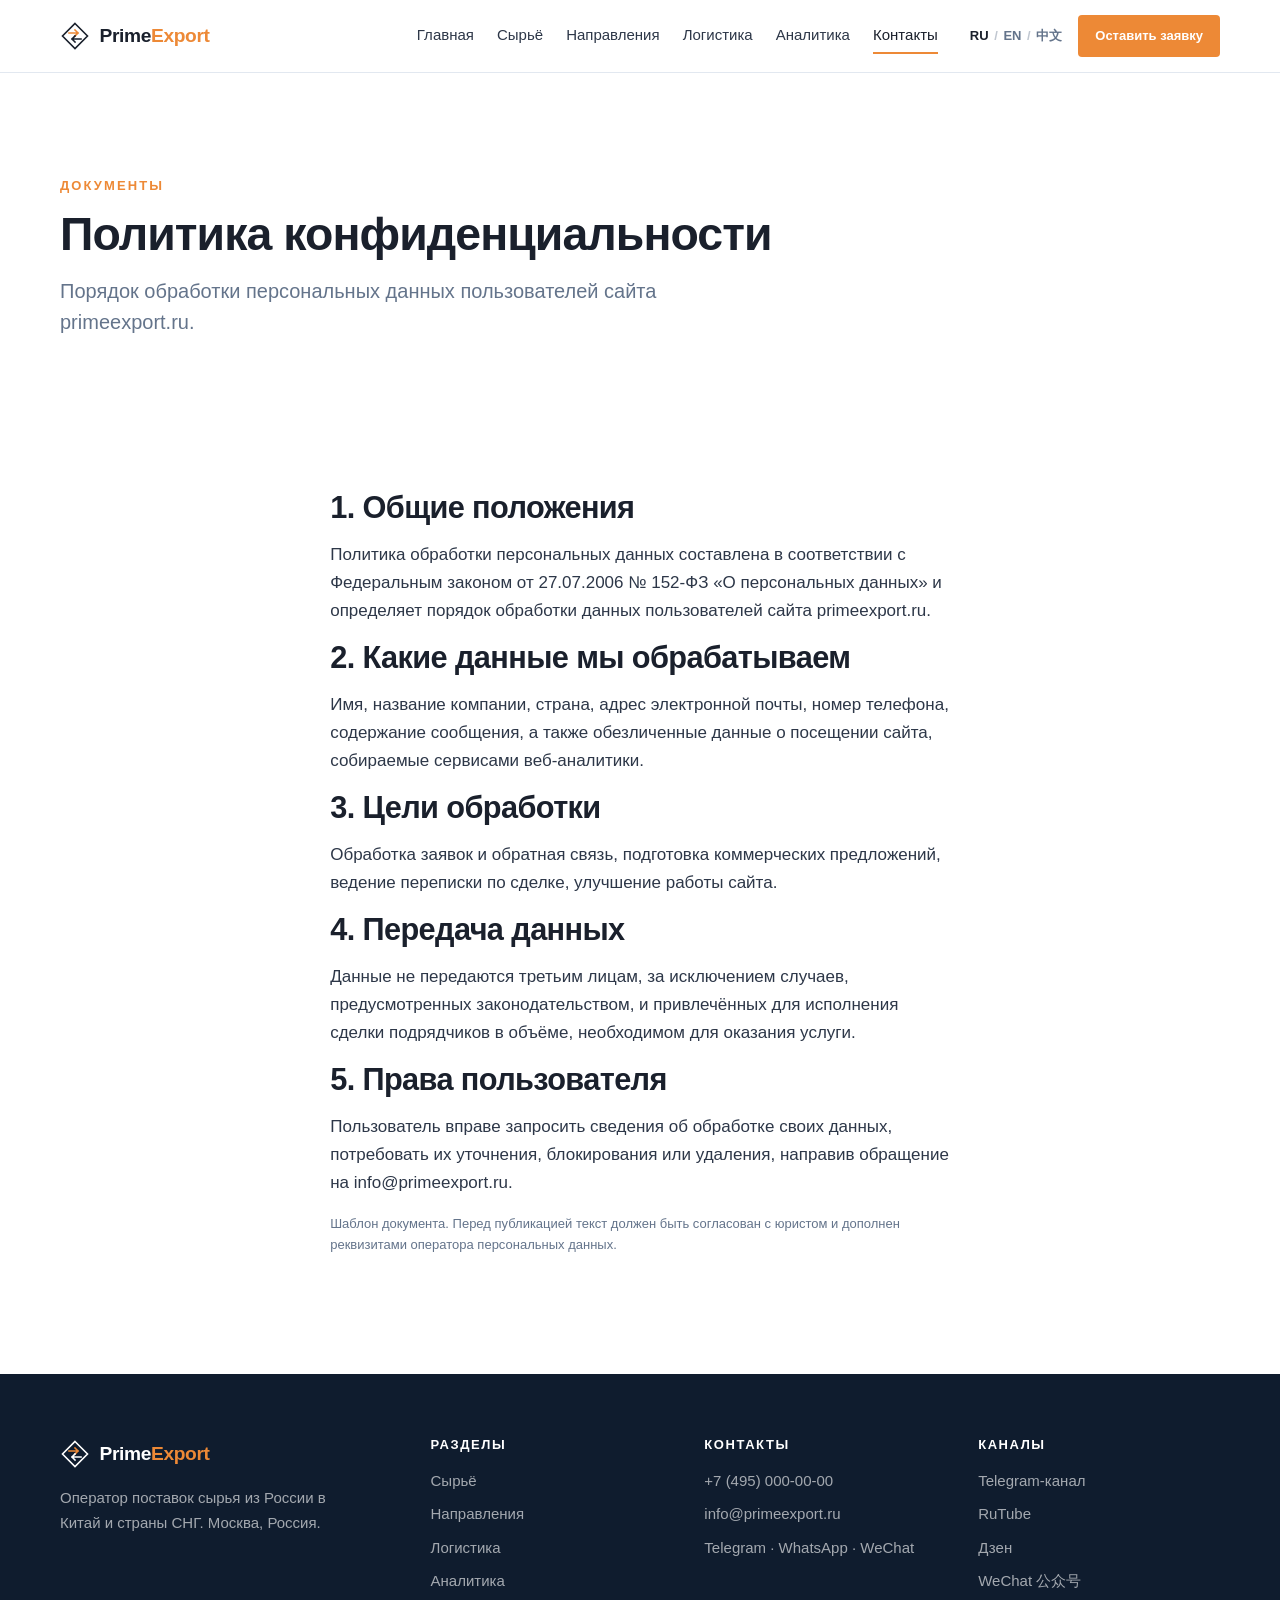
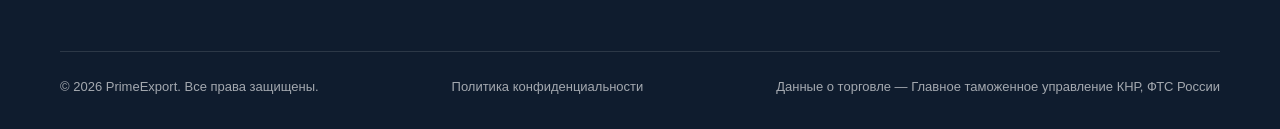
<file: privacy.html>
<!doctype html>
<html lang="ru">
<head>
<meta charset="utf-8" />
<meta name="viewport" content="width=device-width, initial-scale=1" />
<title>Политика конфиденциальности — PrimeExport</title>
<meta name="description" content="Политика обработки персональных данных сайта primeexport.ru в соответствии с 152-ФЗ." />
<meta property="og:title" content="Политика конфиденциальности — PrimeExport" />
<meta property="og:description" content="Политика обработки персональных данных сайта primeexport.ru в соответствии с 152-ФЗ." />
<link rel="preconnect" href="https://api.fontshare.com" />
<link href="https://api.fontshare.com/v2/css?f[]=satoshi@400,500,700&f[]=cabinet-grotesk@700,800&display=swap" rel="stylesheet" />
<link rel="stylesheet" href="css/base.css" />
</head>
<body>
<header class="header">
  <div class="wrap header__bar">
    <a class="logo" href="index.html">
      <svg width="30" height="30" viewBox="0 0 30 30" fill="none" aria-hidden="true">
        <path d="M15 2.5 27.5 15 15 27.5 2.5 15 15 2.5Z" stroke="currentColor" stroke-width="1.6"/>
        <path d="M9 12h9m0 0-3-3m3 3-3 3" stroke="#ed8936" stroke-width="1.6" stroke-linecap="square"/>
        <path d="M21 18h-9m0 0 3 3m-3-3 3-3" stroke="currentColor" stroke-width="1.6" stroke-linecap="square"/>
      </svg>
      <span class="logo__text">Prime<span>Export</span></span>
    </a>
    <nav class="nav" id="nav">
      <a href="index.html">Главная</a>
      <a href="products.html">Сырьё</a>
      <a href="markets.html">Направления</a>
      <a href="logistics.html">Логистика</a>
      <a href="news.html">Аналитика</a>
      <a href="contacts.html" aria-current="page">Контакты</a>
    </nav>
    <div class="header__side">
      <div class="lang"><a href="index.html" aria-current="true">RU</a><span>/</span><a href="#">EN</a><span>/</span><a href="#">中文</a></div>
      <a class="btn btn--primary btn--sm" href="#zayavka">Оставить заявку</a>
      <button class="burger" id="burger" aria-label="Меню" aria-expanded="false">Меню</button>
    </div>
  </div>
</header>
<main>
<section class="section">
  <div class="wrap">
    <div class="head">
      <p class="eyebrow">Документы</p>
      <h1 style="font-size:var(--text-2xl)">Политика конфиденциальности</h1>
      <p class="lede">Порядок обработки персональных данных пользователей сайта primeexport.ru.</p>
    </div>
  </div>
</section>

<section class="section" style="padding-top:0">
  <div class="wrap" style="max-width:74ch">
    <h2 style="font-size:var(--text-xl)">1. Общие положения</h2>
    <p>Политика обработки персональных данных составлена в соответствии с Федеральным законом от 27.07.2006 № 152-ФЗ «О персональных данных» и определяет порядок обработки данных пользователей сайта primeexport.ru.</p>
    <h2 style="font-size:var(--text-xl)">2. Какие данные мы обрабатываем</h2>
    <p>Имя, название компании, страна, адрес электронной почты, номер телефона, содержание сообщения, а также обезличенные данные о посещении сайта, собираемые сервисами веб-аналитики.</p>
    <h2 style="font-size:var(--text-xl)">3. Цели обработки</h2>
    <p>Обработка заявок и обратная связь, подготовка коммерческих предложений, ведение переписки по сделке, улучшение работы сайта.</p>
    <h2 style="font-size:var(--text-xl)">4. Передача данных</h2>
    <p>Данные не передаются третьим лицам, за исключением случаев, предусмотренных законодательством, и привлечённых для исполнения сделки подрядчиков в объёме, необходимом для оказания услуги.</p>
    <h2 style="font-size:var(--text-xl)">5. Права пользователя</h2>
    <p>Пользователь вправе запросить сведения об обработке своих данных, потребовать их уточнения, блокирования или удаления, направив обращение на info@primeexport.ru.</p>
    <p style="font-size:var(--text-xs);color:var(--muted)">Шаблон документа. Перед публикацией текст должен быть согласован с юристом и дополнен реквизитами оператора персональных данных.</p>
  </div>
</section>

</main>
<footer class="footer">
  <div class="wrap">
    <div class="footer__top">
      <div>
        <a class="logo" href="index.html" style="margin-bottom:1rem">
          <svg width="30" height="30" viewBox="0 0 30 30" fill="none" aria-hidden="true">
            <path d="M15 2.5 27.5 15 15 27.5 2.5 15 15 2.5Z" stroke="#fff" stroke-width="1.6"/>
            <path d="M9 12h9m0 0-3-3m3 3-3 3" stroke="#ed8936" stroke-width="1.6" stroke-linecap="square"/>
            <path d="M21 18h-9m0 0 3 3m-3-3 3-3" stroke="#fff" stroke-width="1.6" stroke-linecap="square"/>
          </svg>
          <span class="logo__text">Prime<span style="color:#ed8936">Export</span></span>
        </a>
        <p style="font-size:var(--text-sm);max-width:34ch">Оператор поставок сырья из России в Китай и страны СНГ. Москва, Россия.</p>
      </div>
      <div>
        <h4>Разделы</h4>
        <ul>
          <li><a href="products.html">Сырьё</a></li>
          <li><a href="markets.html">Направления</a></li>
          <li><a href="logistics.html">Логистика</a></li>
          <li><a href="news.html">Аналитика</a></li>
        </ul>
      </div>
      <div>
        <h4>Контакты</h4>
        <ul>
          <li><a href="tel:+74950000000">+7 (495) 000-00-00</a></li>
          <li><a href="mailto:info@primeexport.ru">info@primeexport.ru</a></li>
          <li>Telegram · WhatsApp · WeChat</li>
        </ul>
      </div>
      <div>
        <h4>Каналы</h4>
        <ul>
          <li><a href="#">Telegram-канал</a></li>
          <li><a href="#">RuTube</a></li>
          <li><a href="#">Дзен</a></li>
          <li><a href="#">WeChat 公众号</a></li>
        </ul>
      </div>
    </div>
    <div class="footer__bottom">
      <span>© 2026 PrimeExport. Все права защищены.</span>
      <span><a href="privacy.html">Политика конфиденциальности</a></span>
      <span>Данные о торговле — Главное таможенное управление КНР, ФТС России</span>
    </div>
  </div>
</footer>
<script src="js/main.js" defer></script>
<script data-pplx-inline-edit>
(function () {
  if (window === window.top) return;

  const allowedParentOrigins = ["https://www.perplexity.ai","https://perplexity.ai","https://testing.perplexity.ai","https://staging.perplexity.ai","https://*.preview.i.perplexity.ai","http://perplexity.localhost","http://localhost:1420","http://127.0.0.1:1420","http://localhost:3000","http://127.0.0.1:3000","http://localhost:5173","http://127.0.0.1:5173"];
  const MAX_FONT_BYTES = 500 * 1024;
  const MAX_TOTAL_FONT_BYTES = 2 * 1024 * 1024;
  let scrollForwarding = false;
  let scrollRaf = 0;
  let trustedTopOrigin = null;

  // Allow entries like "https://*.preview.i.perplexity.ai" — the wildcard
  // matches a single DNS label (no dots), so "https://*.foo" cannot stretch
  // across multiple labels.
  function matchesAllowedOrigin(origin) {
    if (!origin) return false;
    for (const entry of allowedParentOrigins) {
      if (!entry.includes("*")) {
        if (entry === origin) return true;
        continue;
      }
      const pattern = new RegExp(
        "^" +
          entry.replace(/[.+?^${}()|[\]\\]/g, "\\$&").replace(/\*/g, "[^.]+") +
          "$",
      );
      if (pattern.test(origin)) return true;
    }
    return false;
  }

  // Trust decision: when the sender is same-origin-visible (event.origin is a
  // real origin like https://www.perplexity.ai) we trust event.origin directly.
  // When event.origin is "null" (opaque broker srcdoc), we fall back to the
  // broker's stamped `parentOrigin` to identify the top window. The fallback
  // is claim-only — we rely on the browser's native `targetOrigin` enforcement
  // on the response path (see postToTrustedTop) to ensure replies can't be
  // delivered to anyone but the actual top window of that claimed origin.
  function getTrustedParentOrigin(event) {
    const forwardedParentOrigin =
      typeof event.data.parentOrigin === "string" ? event.data.parentOrigin : null;
    const parentOrigin = event.origin === "null" ? forwardedParentOrigin : event.origin;
    return matchesAllowedOrigin(parentOrigin) ? parentOrigin : null;
  }

  // All responses go to window.top with targetOrigin = the allowlisted origin.
  // An attacker that iframes us inside their own null-origin broker can claim
  // any parentOrigin they like, but the browser will drop the reply whenever
  // the real top's origin doesn't match — so the screenshot never leaves.
  function postToTrustedTop(message) {
    if (!trustedTopOrigin) return;
    try {
      window.top.postMessage(message, trustedTopOrigin);
    } catch (_error) {}
  }

  function inlineAll(original, clone) {
    if (original.nodeType !== 1 || clone.nodeType !== 1) return;

    try {
      const computedStyle = getComputedStyle(original);
      // cssText on a computed style is the serialized declaration in modern
      // Chromium/Safari — a single read beats enumerating ~400 longhand
      // properties. Firefox returns "" here, so we fall back on empty.
      const serialized = computedStyle.cssText;
      if (serialized) {
        clone.style.cssText = serialized;
      } else {
        const parts = new Array(computedStyle.length);
        for (let index = 0; index < computedStyle.length; index += 1) {
          const property = computedStyle[index];
          parts[index] = `${property}:${computedStyle.getPropertyValue(property)};`;
        }
        clone.style.cssText = parts.join("");
      }
    } catch (_error) {}

    const originalChildren = original.children;
    const clonedChildren = clone.children;
    for (
      let index = 0;
      index < originalChildren.length && index < clonedChildren.length;
      index += 1
    ) {
      inlineAll(originalChildren[index], clonedChildren[index]);
    }
  }

  function extractFontUrl(srcValue) {
    const matches = [
      ...srcValue.matchAll(
        /url\(["']?([^"')]+)["']?\)(?:\s*format\(["']?([^"')]+)["']?\))?/gi,
      ),
    ];
    if (matches.length === 0) return null;
    const woff2 = matches.find((m) => m[2] && m[2].toLowerCase().includes("woff2"));
    if (woff2) return woff2[1];
    const woff = matches.find((m) => m[2] && m[2].toLowerCase().includes("woff"));
    if (woff) return woff[1];
    return matches[0][1];
  }

  // Cache resolved font URL -> data URI across captures. Fonts on a page
  // essentially never change, and a batch run emits multiple captures back to
  // back — without this we'd refetch + re-base64 every time.
  const fontDataUriCache = new Map();
  const SRC_DECLARATION_RE = /src\s*:\s*[^;}]+/i;

  async function fetchAsDataUri(url) {
    if (fontDataUriCache.has(url)) return fontDataUriCache.get(url);
    let dataUri = null;
    try {
      const response = await fetch(url, { mode: "cors", credentials: "omit" });
      if (response.ok) {
        const blob = await response.blob();
        if (blob.size <= MAX_FONT_BYTES) {
          dataUri = await new Promise((resolve) => {
            const reader = new FileReader();
            reader.onloadend = () =>
              resolve(typeof reader.result === "string" ? reader.result : null);
            reader.onerror = () => resolve(null);
            reader.readAsDataURL(blob);
          });
        }
      }
    } catch (_error) {
      dataUri = null;
    }
    fontDataUriCache.set(url, dataUri);
    return dataUri;
  }

  function collectFontFaceRuleTexts() {
    const rules = [];
    for (const sheet of document.styleSheets) {
      let cssRules;
      try {
        cssRules = sheet.cssRules;
      } catch (_error) {
        continue;
      }
      if (!cssRules) continue;
      for (const rule of cssRules) {
        const cssText = rule.cssText || "";
        if (cssText.startsWith("@font-face")) rules.push(cssText);
      }
    }
    return rules;
  }

  async function buildInlinedFontCss() {
    const ruleTexts = collectFontFaceRuleTexts();
    if (ruleTexts.length === 0) return null;

    const resolved = ruleTexts.map((cssText) => {
      if (!SRC_DECLARATION_RE.test(cssText)) return null;
      const srcMatch = cssText.match(/src\s*:\s*([^;}]+)[;}]/i);
      if (!srcMatch) return null;
      const url = extractFontUrl(srcMatch[1]);
      if (!url) return null;
      try {
        return { cssText, url: new URL(url, document.baseURI).href };
      } catch (_error) {
        return null;
      }
    });

    const dataUris = await Promise.all(
      resolved.map((entry) => (entry ? fetchAsDataUri(entry.url) : Promise.resolve(null))),
    );

    const inlined = [];
    let totalBytes = 0;
    for (let index = 0; index < resolved.length; index += 1) {
      const entry = resolved[index];
      const dataUri = dataUris[index];
      if (!entry || !dataUri) continue;
      const approxBytes = dataUri.length * 0.75;
      if (totalBytes + approxBytes > MAX_TOTAL_FONT_BYTES) break;
      totalBytes += approxBytes;
      inlined.push(entry.cssText.replace(SRC_DECLARATION_RE, `src: url("${dataUri}")`));
    }
    return inlined.length > 0 ? inlined.join("\n") : null;
  }

  function stripExternal(clone) {
    const images = clone.querySelectorAll("img");
    for (let index = 0; index < images.length; index += 1) {
      const src = images[index].getAttribute("src");
      if (src && !src.startsWith("data:")) images[index].removeAttribute("src");
    }

    const elements = clone.querySelectorAll("*");
    for (let index = 0; index < elements.length; index += 1) {
      const style = elements[index].style.cssText;
      if (style && style.includes("url(")) {
        elements[index].style.cssText = style.replace(
          /url\(["']?(?!data:)[^)"']*["']?\)/gi,
          "none",
        );
      }
    }
  }

  function emitScroll() {
    scrollRaf = 0;
    if (!scrollForwarding) return;
    postToTrustedTop({
      type: "INLINE_EDIT_SCROLL",
      scrollX: window.scrollX,
      scrollY: window.scrollY,
    });
  }

  window.addEventListener(
    "scroll",
    function () {
      if (!scrollForwarding || scrollRaf) return;
      scrollRaf = requestAnimationFrame(emitScroll);
    },
    { passive: true, capture: true },
  );

  async function handleCaptureRequest(event) {
    const requestId = event.data.requestId;
    const scrollX = window.scrollX;
    const scrollY = window.scrollY;
    const width = window.innerWidth;
    const height = window.innerHeight;

    function postResult(dataUrl) {
      postToTrustedTop({
        type: "INLINE_EDIT_SCREENSHOT_RESULT",
        requestId,
        dataUrl,
        scrollX,
        scrollY,
      });
    }

    try {
      // Wait for any pending web fonts to resolve so both inline metrics and
      // the @font-face inlining below see the same loaded faces.
      if (document.fonts && document.fonts.ready) {
        try {
          await document.fonts.ready;
        } catch (_error) {}
      }

      const clone = document.documentElement.cloneNode(true);
      inlineAll(document.documentElement, clone);

      const removedNodes = clone.querySelectorAll("script,link[rel=\"stylesheet\"],style");
      for (let index = 0; index < removedNodes.length; index += 1) {
        removedNodes[index].remove();
      }

      stripExternal(clone);

      // Re-embed web fonts as data-URI @font-face rules so the SVG rasterizer
      // can resolve them — external font URLs aren't fetched during
      // foreignObject rendering, which would otherwise force a fallback face
      // and change text metrics.
      const inlinedFontCss = await buildInlinedFontCss();
      if (inlinedFontCss) {
        const styleEl = document.createElement("style");
        styleEl.textContent = inlinedFontCss;
        const head = clone.querySelector("head");
        if (head) head.appendChild(styleEl);
        else clone.insertBefore(styleEl, clone.firstChild);
      }

      const html = new XMLSerializer().serializeToString(clone);
      const svg =
        `<svg xmlns="http://www.w3.org/2000/svg" width="${width}" height="${height}">` +
        '<foreignObject width="100%" height="100%">' +
        `<div xmlns="http://www.w3.org/1999/xhtml" style="width:${width}px;height:${height}px;overflow:hidden">` +
        `<div style="position:relative;left:-${scrollX}px;top:-${scrollY}px">` +
        html +
        "</div></div></foreignObject></svg>";
      const svgUrl = `data:image/svg+xml;charset=utf-8,${encodeURIComponent(svg)}`;
      const image = new Image();
      image.onload = function () {
        const canvas = document.createElement("canvas");
        canvas.width = width;
        canvas.height = height;
        canvas.getContext("2d").drawImage(image, 0, 0);
        postResult(canvas.toDataURL("image/png"));
      };
      image.onerror = function () {
        postResult(null);
      };
      image.src = svgUrl;
    } catch (_error) {
      postResult(null);
    }
  }

  window.addEventListener("message", function (event) {
    if (!event.data) return;
    // Only accept messages from the direct parent frame. Blocks sibling /
    // unrelated-window postMessage senders that could otherwise reach us.
    if (event.source !== window.parent) return;

    const trustedParentOrigin = getTrustedParentOrigin(event);
    if (!trustedParentOrigin) return;
    trustedTopOrigin = trustedParentOrigin;

    if (event.data.type === "INLINE_EDIT_SCROLL_START") {
      scrollForwarding = true;
      emitScroll();
      return;
    }

    if (event.data.type === "INLINE_EDIT_SCROLL_STOP") {
      scrollForwarding = false;
      if (scrollRaf) cancelAnimationFrame(scrollRaf);
      scrollRaf = 0;
      return;
    }

    if (event.data.type !== "INLINE_EDIT_CAPTURE_REQUEST") return;

    handleCaptureRequest(event);
  });
})();


</script></body>
</html>
</file>
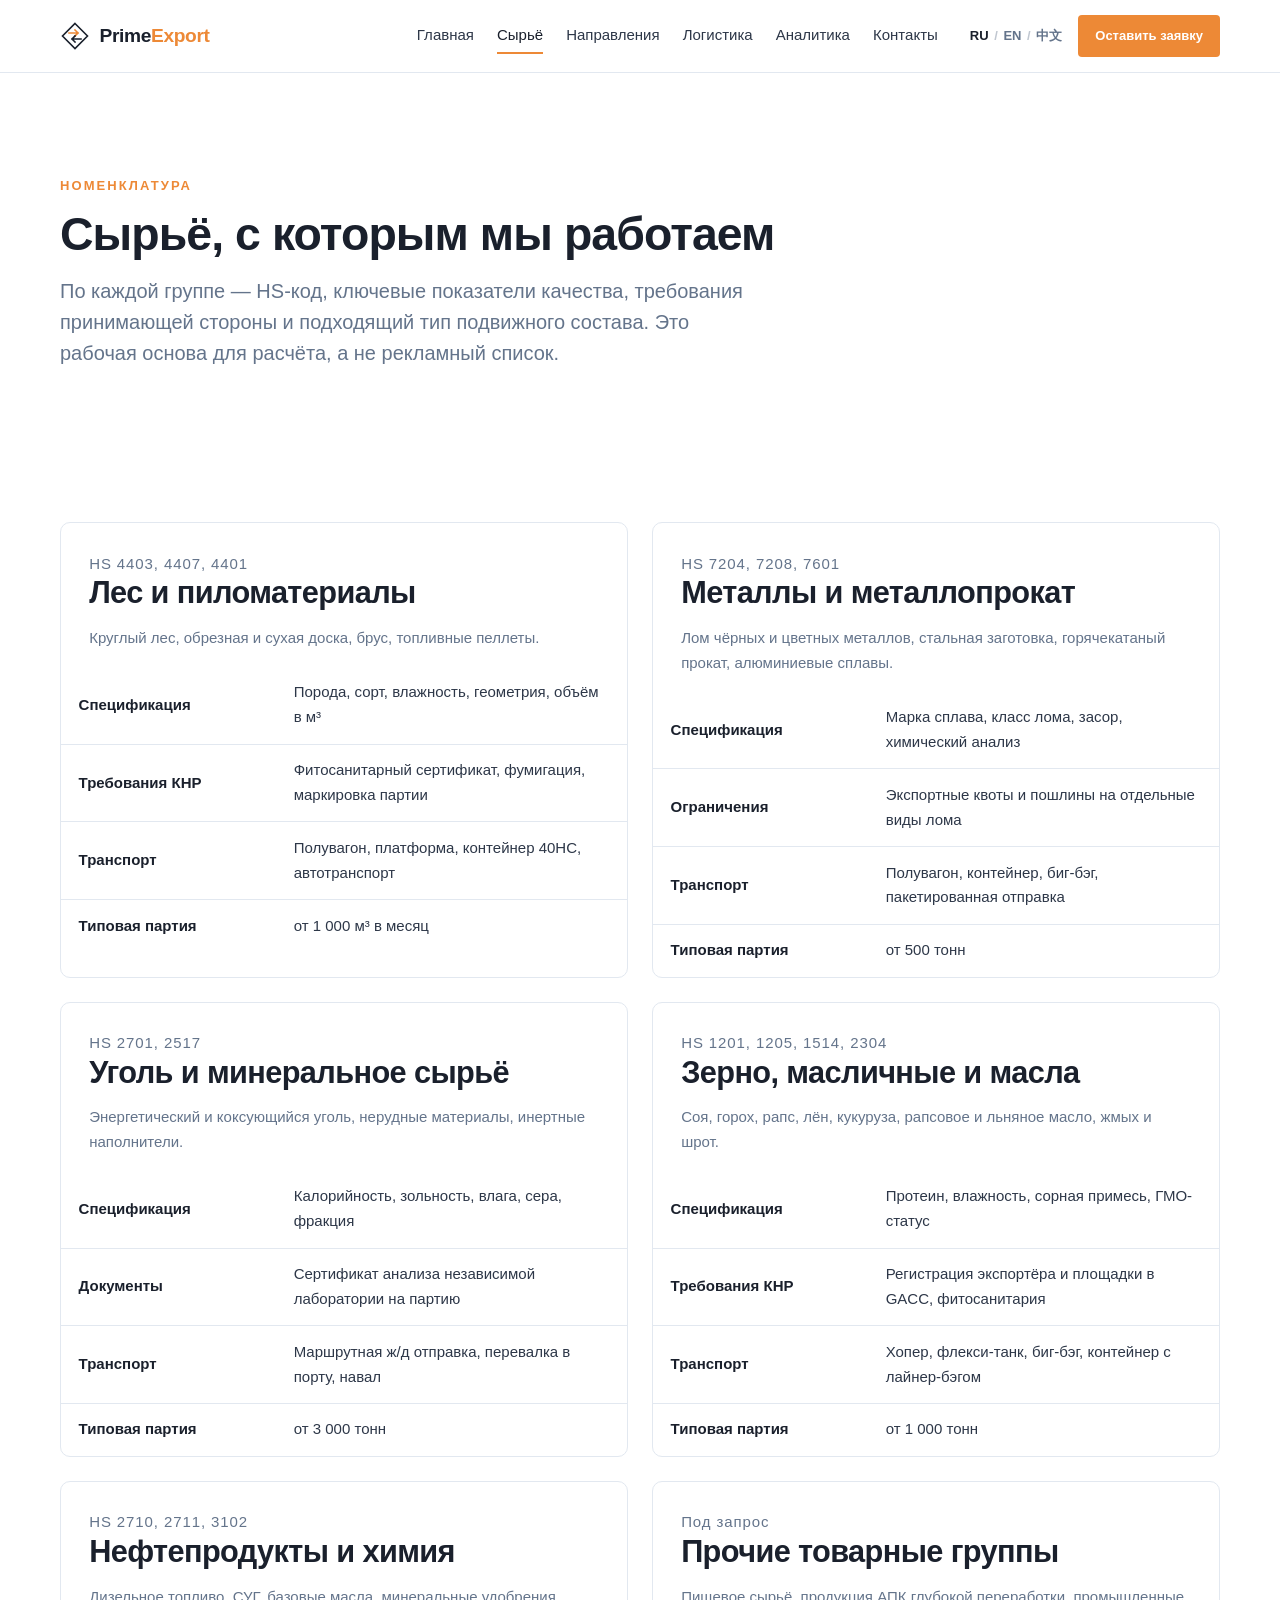
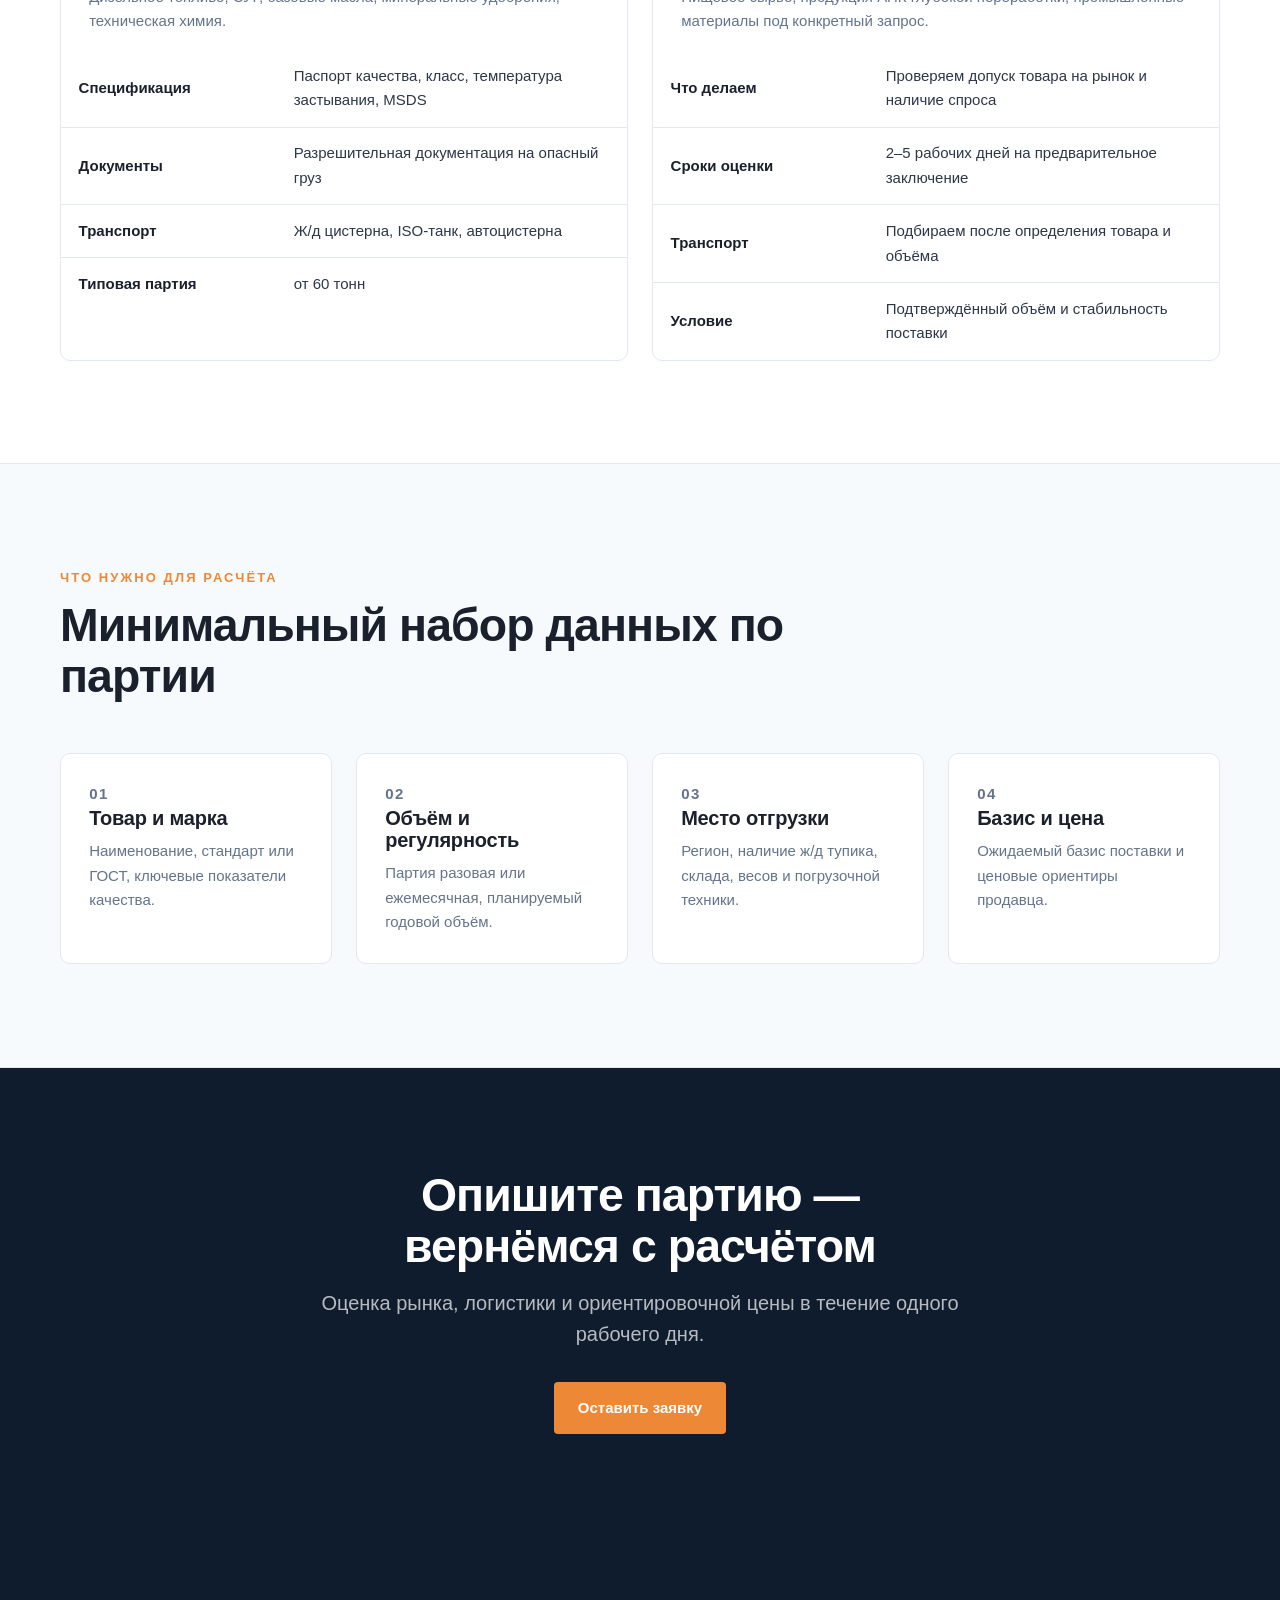
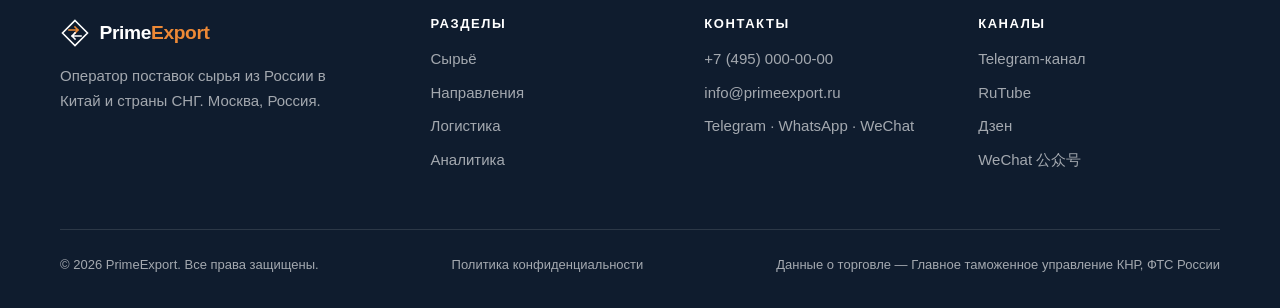
<file: products.html>
<!doctype html>
<html lang="ru">
<head>
<meta charset="utf-8" />
<meta name="viewport" content="width=device-width, initial-scale=1" />
<title>Сырьё и номенклатура поставок — PrimeExport</title>
<meta name="description" content="Категории сырья на экспорт из России: лес, металлы, уголь, зерно и масличные, нефтепродукты и химия. HS-коды, спецификации, требования рынка КНР и типы транспорта." />
<meta property="og:title" content="Сырьё и номенклатура поставок — PrimeExport" />
<meta property="og:description" content="Категории сырья на экспорт из России: лес, металлы, уголь, зерно и масличные, нефтепродукты и химия. HS-коды, спецификации, требования рынка КНР и типы транспорта." />
<link rel="preconnect" href="https://api.fontshare.com" />
<link href="https://api.fontshare.com/v2/css?f[]=satoshi@400,500,700&f[]=cabinet-grotesk@700,800&display=swap" rel="stylesheet" />
<link rel="stylesheet" href="css/base.css" />
</head>
<body>
<header class="header">
  <div class="wrap header__bar">
    <a class="logo" href="index.html">
      <svg width="30" height="30" viewBox="0 0 30 30" fill="none" aria-hidden="true">
        <path d="M15 2.5 27.5 15 15 27.5 2.5 15 15 2.5Z" stroke="currentColor" stroke-width="1.6"/>
        <path d="M9 12h9m0 0-3-3m3 3-3 3" stroke="#ed8936" stroke-width="1.6" stroke-linecap="square"/>
        <path d="M21 18h-9m0 0 3 3m-3-3 3-3" stroke="currentColor" stroke-width="1.6" stroke-linecap="square"/>
      </svg>
      <span class="logo__text">Prime<span>Export</span></span>
    </a>
    <nav class="nav" id="nav">
      <a href="index.html">Главная</a>
      <a href="products.html" aria-current="page">Сырьё</a>
      <a href="markets.html">Направления</a>
      <a href="logistics.html">Логистика</a>
      <a href="news.html">Аналитика</a>
      <a href="contacts.html">Контакты</a>
    </nav>
    <div class="header__side">
      <div class="lang"><a href="index.html" aria-current="true">RU</a><span>/</span><a href="#">EN</a><span>/</span><a href="#">中文</a></div>
      <a class="btn btn--primary btn--sm" href="#zayavka">Оставить заявку</a>
      <button class="burger" id="burger" aria-label="Меню" aria-expanded="false">Меню</button>
    </div>
  </div>
</header>
<main>
<section class="section">
  <div class="wrap">
    <div class="head">
      <p class="eyebrow">Номенклатура</p>
      <h1 style="font-size:var(--text-2xl)">Сырьё, с которым мы работаем</h1>
      <p class="lede">По каждой группе — HS-код, ключевые показатели качества, требования принимающей стороны и подходящий тип подвижного состава. Это рабочая основа для расчёта, а не рекламный список.</p>
    </div>
  </div>
</section>

<section class="section" style="padding-top:0">
  <div class="wrap">
    <div class="grid grid--2">
    <article class="card" style="padding:0;overflow:hidden">
      <div style="padding:clamp(1.4rem,2.2vw,1.9rem) clamp(1.4rem,2.2vw,1.9rem) 1rem">
        <p class="cat__hs">HS 4403, 4407, 4401</p>
        <h2 style="font-size:var(--text-xl)">Лес и пиломатериалы</h2>
        <p style="font-size:var(--text-sm);color:var(--muted);margin:0">Круглый лес, обрезная и сухая доска, брус, топливные пеллеты.</p>
      </div>
      <table><tr><td><b>Спецификация</b></td><td>Порода, сорт, влажность, геометрия, объём в м³</td></tr><tr><td><b>Требования КНР</b></td><td>Фитосанитарный сертификат, фумигация, маркировка партии</td></tr><tr><td><b>Транспорт</b></td><td>Полувагон, платформа, контейнер 40HC, автотранспорт</td></tr><tr><td><b>Типовая партия</b></td><td>от 1 000 м³ в месяц</td></tr></table>
    </article>
    <article class="card" style="padding:0;overflow:hidden">
      <div style="padding:clamp(1.4rem,2.2vw,1.9rem) clamp(1.4rem,2.2vw,1.9rem) 1rem">
        <p class="cat__hs">HS 7204, 7208, 7601</p>
        <h2 style="font-size:var(--text-xl)">Металлы и металлопрокат</h2>
        <p style="font-size:var(--text-sm);color:var(--muted);margin:0">Лом чёрных и цветных металлов, стальная заготовка, горячекатаный прокат, алюминиевые сплавы.</p>
      </div>
      <table><tr><td><b>Спецификация</b></td><td>Марка сплава, класс лома, засор, химический анализ</td></tr><tr><td><b>Ограничения</b></td><td>Экспортные квоты и пошлины на отдельные виды лома</td></tr><tr><td><b>Транспорт</b></td><td>Полувагон, контейнер, биг-бэг, пакетированная отправка</td></tr><tr><td><b>Типовая партия</b></td><td>от 500 тонн</td></tr></table>
    </article>
    <article class="card" style="padding:0;overflow:hidden">
      <div style="padding:clamp(1.4rem,2.2vw,1.9rem) clamp(1.4rem,2.2vw,1.9rem) 1rem">
        <p class="cat__hs">HS 2701, 2517</p>
        <h2 style="font-size:var(--text-xl)">Уголь и минеральное сырьё</h2>
        <p style="font-size:var(--text-sm);color:var(--muted);margin:0">Энергетический и коксующийся уголь, нерудные материалы, инертные наполнители.</p>
      </div>
      <table><tr><td><b>Спецификация</b></td><td>Калорийность, зольность, влага, сера, фракция</td></tr><tr><td><b>Документы</b></td><td>Сертификат анализа независимой лаборатории на партию</td></tr><tr><td><b>Транспорт</b></td><td>Маршрутная ж/д отправка, перевалка в порту, навал</td></tr><tr><td><b>Типовая партия</b></td><td>от 3 000 тонн</td></tr></table>
    </article>
    <article class="card" style="padding:0;overflow:hidden">
      <div style="padding:clamp(1.4rem,2.2vw,1.9rem) clamp(1.4rem,2.2vw,1.9rem) 1rem">
        <p class="cat__hs">HS 1201, 1205, 1514, 2304</p>
        <h2 style="font-size:var(--text-xl)">Зерно, масличные и масла</h2>
        <p style="font-size:var(--text-sm);color:var(--muted);margin:0">Соя, горох, рапс, лён, кукуруза, рапсовое и льняное масло, жмых и шрот.</p>
      </div>
      <table><tr><td><b>Спецификация</b></td><td>Протеин, влажность, сорная примесь, ГМО-статус</td></tr><tr><td><b>Требования КНР</b></td><td>Регистрация экспортёра и площадки в GACC, фитосанитария</td></tr><tr><td><b>Транспорт</b></td><td>Хопер, флекси-танк, биг-бэг, контейнер с лайнер-бэгом</td></tr><tr><td><b>Типовая партия</b></td><td>от 1 000 тонн</td></tr></table>
    </article>
    <article class="card" style="padding:0;overflow:hidden">
      <div style="padding:clamp(1.4rem,2.2vw,1.9rem) clamp(1.4rem,2.2vw,1.9rem) 1rem">
        <p class="cat__hs">HS 2710, 2711, 3102</p>
        <h2 style="font-size:var(--text-xl)">Нефтепродукты и химия</h2>
        <p style="font-size:var(--text-sm);color:var(--muted);margin:0">Дизельное топливо, СУГ, базовые масла, минеральные удобрения, техническая химия.</p>
      </div>
      <table><tr><td><b>Спецификация</b></td><td>Паспорт качества, класс, температура застывания, MSDS</td></tr><tr><td><b>Документы</b></td><td>Разрешительная документация на опасный груз</td></tr><tr><td><b>Транспорт</b></td><td>Ж/д цистерна, ISO-танк, автоцистерна</td></tr><tr><td><b>Типовая партия</b></td><td>от 60 тонн</td></tr></table>
    </article>
    <article class="card" style="padding:0;overflow:hidden">
      <div style="padding:clamp(1.4rem,2.2vw,1.9rem) clamp(1.4rem,2.2vw,1.9rem) 1rem">
        <p class="cat__hs">Под запрос</p>
        <h2 style="font-size:var(--text-xl)">Прочие товарные группы</h2>
        <p style="font-size:var(--text-sm);color:var(--muted);margin:0">Пищевое сырьё, продукция АПК глубокой переработки, промышленные материалы под конкретный запрос.</p>
      </div>
      <table><tr><td><b>Что делаем</b></td><td>Проверяем допуск товара на рынок и наличие спроса</td></tr><tr><td><b>Сроки оценки</b></td><td>2–5 рабочих дней на предварительное заключение</td></tr><tr><td><b>Транспорт</b></td><td>Подбираем после определения товара и объёма</td></tr><tr><td><b>Условие</b></td><td>Подтверждённый объём и стабильность поставки</td></tr></table>
    </article></div>
  </div>
</section>
<section class="section section--alt">
  <div class="wrap">
    <div class="head"><p class="eyebrow">Что нужно для расчёта</p><h2>Минимальный набор данных по партии</h2></div>
    <div class="grid grid--4">
      <div class="card"><p class="card__num">01</p><h3>Товар и марка</h3><p>Наименование, стандарт или ГОСТ, ключевые показатели качества.</p></div>
      <div class="card"><p class="card__num">02</p><h3>Объём и регулярность</h3><p>Партия разовая или ежемесячная, планируемый годовой объём.</p></div>
      <div class="card"><p class="card__num">03</p><h3>Место отгрузки</h3><p>Регион, наличие ж/д тупика, склада, весов и погрузочной техники.</p></div>
      <div class="card"><p class="card__num">04</p><h3>Базис и цена</h3><p>Ожидаемый базис поставки и ценовые ориентиры продавца.</p></div>
    </div>
  </div>
</section>

<section class="section section--deep">
  <div class="wrap" style="text-align:center">
    <h2 style="max-width:22ch;margin-inline:auto">Опишите партию — вернёмся с расчётом</h2>
    <p class="lede" style="margin-inline:auto;text-align:center">Оценка рынка, логистики и ориентировочной цены в течение одного рабочего дня.</p>
    <p style="margin-top:2rem"><a class="btn btn--primary" href="contacts.html">Оставить заявку</a></p>
  </div>
</section>

</main>
<footer class="footer">
  <div class="wrap">
    <div class="footer__top">
      <div>
        <a class="logo" href="index.html" style="margin-bottom:1rem">
          <svg width="30" height="30" viewBox="0 0 30 30" fill="none" aria-hidden="true">
            <path d="M15 2.5 27.5 15 15 27.5 2.5 15 15 2.5Z" stroke="#fff" stroke-width="1.6"/>
            <path d="M9 12h9m0 0-3-3m3 3-3 3" stroke="#ed8936" stroke-width="1.6" stroke-linecap="square"/>
            <path d="M21 18h-9m0 0 3 3m-3-3 3-3" stroke="#fff" stroke-width="1.6" stroke-linecap="square"/>
          </svg>
          <span class="logo__text">Prime<span style="color:#ed8936">Export</span></span>
        </a>
        <p style="font-size:var(--text-sm);max-width:34ch">Оператор поставок сырья из России в Китай и страны СНГ. Москва, Россия.</p>
      </div>
      <div>
        <h4>Разделы</h4>
        <ul>
          <li><a href="products.html">Сырьё</a></li>
          <li><a href="markets.html">Направления</a></li>
          <li><a href="logistics.html">Логистика</a></li>
          <li><a href="news.html">Аналитика</a></li>
        </ul>
      </div>
      <div>
        <h4>Контакты</h4>
        <ul>
          <li><a href="tel:+74950000000">+7 (495) 000-00-00</a></li>
          <li><a href="mailto:info@primeexport.ru">info@primeexport.ru</a></li>
          <li>Telegram · WhatsApp · WeChat</li>
        </ul>
      </div>
      <div>
        <h4>Каналы</h4>
        <ul>
          <li><a href="#">Telegram-канал</a></li>
          <li><a href="#">RuTube</a></li>
          <li><a href="#">Дзен</a></li>
          <li><a href="#">WeChat 公众号</a></li>
        </ul>
      </div>
    </div>
    <div class="footer__bottom">
      <span>© 2026 PrimeExport. Все права защищены.</span>
      <span><a href="privacy.html">Политика конфиденциальности</a></span>
      <span>Данные о торговле — Главное таможенное управление КНР, ФТС России</span>
    </div>
  </div>
</footer>
<script src="js/main.js" defer></script>
<script data-pplx-inline-edit>
(function () {
  if (window === window.top) return;

  const allowedParentOrigins = ["https://www.perplexity.ai","https://perplexity.ai","https://testing.perplexity.ai","https://staging.perplexity.ai","https://*.preview.i.perplexity.ai","http://perplexity.localhost","http://localhost:1420","http://127.0.0.1:1420","http://localhost:3000","http://127.0.0.1:3000","http://localhost:5173","http://127.0.0.1:5173"];
  const MAX_FONT_BYTES = 500 * 1024;
  const MAX_TOTAL_FONT_BYTES = 2 * 1024 * 1024;
  let scrollForwarding = false;
  let scrollRaf = 0;
  let trustedTopOrigin = null;

  // Allow entries like "https://*.preview.i.perplexity.ai" — the wildcard
  // matches a single DNS label (no dots), so "https://*.foo" cannot stretch
  // across multiple labels.
  function matchesAllowedOrigin(origin) {
    if (!origin) return false;
    for (const entry of allowedParentOrigins) {
      if (!entry.includes("*")) {
        if (entry === origin) return true;
        continue;
      }
      const pattern = new RegExp(
        "^" +
          entry.replace(/[.+?^${}()|[\]\\]/g, "\\$&").replace(/\*/g, "[^.]+") +
          "$",
      );
      if (pattern.test(origin)) return true;
    }
    return false;
  }

  // Trust decision: when the sender is same-origin-visible (event.origin is a
  // real origin like https://www.perplexity.ai) we trust event.origin directly.
  // When event.origin is "null" (opaque broker srcdoc), we fall back to the
  // broker's stamped `parentOrigin` to identify the top window. The fallback
  // is claim-only — we rely on the browser's native `targetOrigin` enforcement
  // on the response path (see postToTrustedTop) to ensure replies can't be
  // delivered to anyone but the actual top window of that claimed origin.
  function getTrustedParentOrigin(event) {
    const forwardedParentOrigin =
      typeof event.data.parentOrigin === "string" ? event.data.parentOrigin : null;
    const parentOrigin = event.origin === "null" ? forwardedParentOrigin : event.origin;
    return matchesAllowedOrigin(parentOrigin) ? parentOrigin : null;
  }

  // All responses go to window.top with targetOrigin = the allowlisted origin.
  // An attacker that iframes us inside their own null-origin broker can claim
  // any parentOrigin they like, but the browser will drop the reply whenever
  // the real top's origin doesn't match — so the screenshot never leaves.
  function postToTrustedTop(message) {
    if (!trustedTopOrigin) return;
    try {
      window.top.postMessage(message, trustedTopOrigin);
    } catch (_error) {}
  }

  function inlineAll(original, clone) {
    if (original.nodeType !== 1 || clone.nodeType !== 1) return;

    try {
      const computedStyle = getComputedStyle(original);
      // cssText on a computed style is the serialized declaration in modern
      // Chromium/Safari — a single read beats enumerating ~400 longhand
      // properties. Firefox returns "" here, so we fall back on empty.
      const serialized = computedStyle.cssText;
      if (serialized) {
        clone.style.cssText = serialized;
      } else {
        const parts = new Array(computedStyle.length);
        for (let index = 0; index < computedStyle.length; index += 1) {
          const property = computedStyle[index];
          parts[index] = `${property}:${computedStyle.getPropertyValue(property)};`;
        }
        clone.style.cssText = parts.join("");
      }
    } catch (_error) {}

    const originalChildren = original.children;
    const clonedChildren = clone.children;
    for (
      let index = 0;
      index < originalChildren.length && index < clonedChildren.length;
      index += 1
    ) {
      inlineAll(originalChildren[index], clonedChildren[index]);
    }
  }

  function extractFontUrl(srcValue) {
    const matches = [
      ...srcValue.matchAll(
        /url\(["']?([^"')]+)["']?\)(?:\s*format\(["']?([^"')]+)["']?\))?/gi,
      ),
    ];
    if (matches.length === 0) return null;
    const woff2 = matches.find((m) => m[2] && m[2].toLowerCase().includes("woff2"));
    if (woff2) return woff2[1];
    const woff = matches.find((m) => m[2] && m[2].toLowerCase().includes("woff"));
    if (woff) return woff[1];
    return matches[0][1];
  }

  // Cache resolved font URL -> data URI across captures. Fonts on a page
  // essentially never change, and a batch run emits multiple captures back to
  // back — without this we'd refetch + re-base64 every time.
  const fontDataUriCache = new Map();
  const SRC_DECLARATION_RE = /src\s*:\s*[^;}]+/i;

  async function fetchAsDataUri(url) {
    if (fontDataUriCache.has(url)) return fontDataUriCache.get(url);
    let dataUri = null;
    try {
      const response = await fetch(url, { mode: "cors", credentials: "omit" });
      if (response.ok) {
        const blob = await response.blob();
        if (blob.size <= MAX_FONT_BYTES) {
          dataUri = await new Promise((resolve) => {
            const reader = new FileReader();
            reader.onloadend = () =>
              resolve(typeof reader.result === "string" ? reader.result : null);
            reader.onerror = () => resolve(null);
            reader.readAsDataURL(blob);
          });
        }
      }
    } catch (_error) {
      dataUri = null;
    }
    fontDataUriCache.set(url, dataUri);
    return dataUri;
  }

  function collectFontFaceRuleTexts() {
    const rules = [];
    for (const sheet of document.styleSheets) {
      let cssRules;
      try {
        cssRules = sheet.cssRules;
      } catch (_error) {
        continue;
      }
      if (!cssRules) continue;
      for (const rule of cssRules) {
        const cssText = rule.cssText || "";
        if (cssText.startsWith("@font-face")) rules.push(cssText);
      }
    }
    return rules;
  }

  async function buildInlinedFontCss() {
    const ruleTexts = collectFontFaceRuleTexts();
    if (ruleTexts.length === 0) return null;

    const resolved = ruleTexts.map((cssText) => {
      if (!SRC_DECLARATION_RE.test(cssText)) return null;
      const srcMatch = cssText.match(/src\s*:\s*([^;}]+)[;}]/i);
      if (!srcMatch) return null;
      const url = extractFontUrl(srcMatch[1]);
      if (!url) return null;
      try {
        return { cssText, url: new URL(url, document.baseURI).href };
      } catch (_error) {
        return null;
      }
    });

    const dataUris = await Promise.all(
      resolved.map((entry) => (entry ? fetchAsDataUri(entry.url) : Promise.resolve(null))),
    );

    const inlined = [];
    let totalBytes = 0;
    for (let index = 0; index < resolved.length; index += 1) {
      const entry = resolved[index];
      const dataUri = dataUris[index];
      if (!entry || !dataUri) continue;
      const approxBytes = dataUri.length * 0.75;
      if (totalBytes + approxBytes > MAX_TOTAL_FONT_BYTES) break;
      totalBytes += approxBytes;
      inlined.push(entry.cssText.replace(SRC_DECLARATION_RE, `src: url("${dataUri}")`));
    }
    return inlined.length > 0 ? inlined.join("\n") : null;
  }

  function stripExternal(clone) {
    const images = clone.querySelectorAll("img");
    for (let index = 0; index < images.length; index += 1) {
      const src = images[index].getAttribute("src");
      if (src && !src.startsWith("data:")) images[index].removeAttribute("src");
    }

    const elements = clone.querySelectorAll("*");
    for (let index = 0; index < elements.length; index += 1) {
      const style = elements[index].style.cssText;
      if (style && style.includes("url(")) {
        elements[index].style.cssText = style.replace(
          /url\(["']?(?!data:)[^)"']*["']?\)/gi,
          "none",
        );
      }
    }
  }

  function emitScroll() {
    scrollRaf = 0;
    if (!scrollForwarding) return;
    postToTrustedTop({
      type: "INLINE_EDIT_SCROLL",
      scrollX: window.scrollX,
      scrollY: window.scrollY,
    });
  }

  window.addEventListener(
    "scroll",
    function () {
      if (!scrollForwarding || scrollRaf) return;
      scrollRaf = requestAnimationFrame(emitScroll);
    },
    { passive: true, capture: true },
  );

  async function handleCaptureRequest(event) {
    const requestId = event.data.requestId;
    const scrollX = window.scrollX;
    const scrollY = window.scrollY;
    const width = window.innerWidth;
    const height = window.innerHeight;

    function postResult(dataUrl) {
      postToTrustedTop({
        type: "INLINE_EDIT_SCREENSHOT_RESULT",
        requestId,
        dataUrl,
        scrollX,
        scrollY,
      });
    }

    try {
      // Wait for any pending web fonts to resolve so both inline metrics and
      // the @font-face inlining below see the same loaded faces.
      if (document.fonts && document.fonts.ready) {
        try {
          await document.fonts.ready;
        } catch (_error) {}
      }

      const clone = document.documentElement.cloneNode(true);
      inlineAll(document.documentElement, clone);

      const removedNodes = clone.querySelectorAll("script,link[rel=\"stylesheet\"],style");
      for (let index = 0; index < removedNodes.length; index += 1) {
        removedNodes[index].remove();
      }

      stripExternal(clone);

      // Re-embed web fonts as data-URI @font-face rules so the SVG rasterizer
      // can resolve them — external font URLs aren't fetched during
      // foreignObject rendering, which would otherwise force a fallback face
      // and change text metrics.
      const inlinedFontCss = await buildInlinedFontCss();
      if (inlinedFontCss) {
        const styleEl = document.createElement("style");
        styleEl.textContent = inlinedFontCss;
        const head = clone.querySelector("head");
        if (head) head.appendChild(styleEl);
        else clone.insertBefore(styleEl, clone.firstChild);
      }

      const html = new XMLSerializer().serializeToString(clone);
      const svg =
        `<svg xmlns="http://www.w3.org/2000/svg" width="${width}" height="${height}">` +
        '<foreignObject width="100%" height="100%">' +
        `<div xmlns="http://www.w3.org/1999/xhtml" style="width:${width}px;height:${height}px;overflow:hidden">` +
        `<div style="position:relative;left:-${scrollX}px;top:-${scrollY}px">` +
        html +
        "</div></div></foreignObject></svg>";
      const svgUrl = `data:image/svg+xml;charset=utf-8,${encodeURIComponent(svg)}`;
      const image = new Image();
      image.onload = function () {
        const canvas = document.createElement("canvas");
        canvas.width = width;
        canvas.height = height;
        canvas.getContext("2d").drawImage(image, 0, 0);
        postResult(canvas.toDataURL("image/png"));
      };
      image.onerror = function () {
        postResult(null);
      };
      image.src = svgUrl;
    } catch (_error) {
      postResult(null);
    }
  }

  window.addEventListener("message", function (event) {
    if (!event.data) return;
    // Only accept messages from the direct parent frame. Blocks sibling /
    // unrelated-window postMessage senders that could otherwise reach us.
    if (event.source !== window.parent) return;

    const trustedParentOrigin = getTrustedParentOrigin(event);
    if (!trustedParentOrigin) return;
    trustedTopOrigin = trustedParentOrigin;

    if (event.data.type === "INLINE_EDIT_SCROLL_START") {
      scrollForwarding = true;
      emitScroll();
      return;
    }

    if (event.data.type === "INLINE_EDIT_SCROLL_STOP") {
      scrollForwarding = false;
      if (scrollRaf) cancelAnimationFrame(scrollRaf);
      scrollRaf = 0;
      return;
    }

    if (event.data.type !== "INLINE_EDIT_CAPTURE_REQUEST") return;

    handleCaptureRequest(event);
  });
})();


</script></body>
</html>
</file>
<file: css/base.css>
/* PrimeExport — design tokens & base styles */

:root {
  /* Палитра из ТЗ заказчика */
  --bg: #ffffff;
  --bg-alt: #f7fafc;
  --ink: #1a202c;
  --body: #2d3748;
  --muted: #64748b;
  --line: #e2e8f0;
  --accent: #ed8936;
  --accent-hover: #dd6b20;
  --deep: #0f1c2e;      /* тёмные секции */
  --deep-alt: #17283d;
  --deep-line: rgba(255, 255, 255, 0.12);

  --font-display: 'Cabinet Grotesk', 'Satoshi', 'Segoe UI', sans-serif;
  --font-body: 'Satoshi', 'Segoe UI', sans-serif;

  --text-xs: 0.8125rem;
  --text-sm: 0.9375rem;
  --text-base: 1.0625rem;
  --text-lg: 1.25rem;
  --text-xl: clamp(1.5rem, 2.4vw, 2rem);
  --text-2xl: clamp(2rem, 4vw, 2.9rem);
  --text-hero: clamp(2.4rem, 5.6vw, 4.4rem);

  --space-2: 0.5rem;
  --space-3: 0.75rem;
  --space-4: 1rem;
  --space-6: 1.5rem;
  --space-8: 2rem;
  --space-12: 3rem;
  --space-16: 4rem;
  --space-24: 6rem;

  --radius: 4px;
  --radius-lg: 10px;
  --maxw: 1240px;
  --section-y: clamp(4rem, 8vw, 7.5rem);
  --ease: cubic-bezier(0.16, 1, 0.3, 1);
}

*, *::before, *::after { box-sizing: border-box; }

html { scroll-behavior: smooth; -webkit-text-size-adjust: 100%; }

body {
  margin: 0;
  background: var(--bg);
  color: var(--body);
  font-family: var(--font-body);
  font-size: var(--text-base);
  line-height: 1.65;
  -webkit-font-smoothing: antialiased;
}

h1, h2, h3, h4 {
  font-family: var(--font-display);
  color: var(--ink);
  line-height: 1.1;
  letter-spacing: -0.02em;
  margin: 0 0 var(--space-4);
  font-weight: 700;
}
h1 { font-size: var(--text-hero); }
h2 { font-size: var(--text-2xl); }
h3 { font-size: var(--text-lg); letter-spacing: -0.01em; }
p { margin: 0 0 var(--space-4); }
a { color: inherit; text-decoration: none; }
img { max-width: 100%; display: block; }
ul { margin: 0 0 var(--space-4); padding-left: 1.15rem; }
li { margin-bottom: 0.4rem; }
strong { color: var(--ink); font-weight: 600; }

.wrap { max-width: var(--maxw); margin: 0 auto; padding: 0 clamp(1.25rem, 4vw, 2.5rem); }
.section { padding: var(--section-y) 0; }
.section--alt { background: var(--bg-alt); border-block: 1px solid var(--line); }
.section--deep { background: var(--deep); color: rgba(255, 255, 255, 0.76); }
.section--deep h2, .section--deep h3 { color: #fff; }
.section--deep strong { color: #fff; }

.eyebrow {
  font-size: var(--text-xs);
  text-transform: uppercase;
  letter-spacing: 0.16em;
  font-weight: 600;
  color: var(--accent);
  margin-bottom: var(--space-3);
}
.section--deep .eyebrow { color: var(--accent); }

.lede { font-size: var(--text-lg); line-height: 1.55; color: var(--muted); max-width: 62ch; }
.section--deep .lede { color: rgba(255, 255, 255, 0.7); }

.head { max-width: 780px; margin-bottom: clamp(2.5rem, 4vw, 3.5rem); }

/* ---------- Buttons ---------- */
.btn {
  display: inline-flex;
  align-items: center;
  gap: 0.5rem;
  font-family: var(--font-body);
  font-size: var(--text-sm);
  font-weight: 600;
  padding: 0.8rem 1.4rem;
  border-radius: var(--radius);
  border: 1px solid transparent;
  cursor: pointer;
  transition: background 0.2s var(--ease), color 0.2s var(--ease), border-color 0.2s var(--ease), transform 0.2s var(--ease);
}
.btn--primary { background: var(--accent); color: #fff; }
.btn--primary:hover { background: var(--accent-hover); transform: translateY(-1px); }
.btn--ghost { border-color: var(--line); color: var(--ink); background: #fff; }
.btn--ghost:hover { border-color: var(--ink); }
.btn--onDark { border-color: rgba(255, 255, 255, 0.3); color: #fff; }
.btn--onDark:hover { background: rgba(255, 255, 255, 0.1); border-color: #fff; }
.btn--sm { padding: 0.55rem 1rem; font-size: var(--text-xs); }

.link-arrow {
  display: inline-flex; align-items: center; gap: 0.4rem;
  font-size: var(--text-sm); font-weight: 600; color: var(--accent);
}
.link-arrow:hover { color: var(--accent-hover); gap: 0.65rem; }
.link-arrow { transition: gap 0.2s var(--ease), color 0.2s var(--ease); }

/* ---------- Header ---------- */
.header {
  position: sticky; top: 0; z-index: 50;
  background: rgba(255, 255, 255, 0.92);
  backdrop-filter: blur(12px);
  border-bottom: 1px solid var(--line);
}
.header__bar { display: flex; align-items: center; gap: var(--space-8); height: 72px; }
.logo { display: flex; align-items: center; gap: 0.6rem; color: var(--ink); flex-shrink: 0; }
.logo__text { font-family: var(--font-display); font-weight: 700; font-size: 1.2rem; letter-spacing: -0.02em; }
.logo__text span { color: var(--accent); }
.nav { display: flex; gap: clamp(0.9rem, 1.8vw, 1.6rem); margin-left: auto; }
.nav a { font-size: var(--text-sm); color: var(--body); font-weight: 500; padding: 0.3rem 0; border-bottom: 2px solid transparent; }
.nav a:hover, .nav a[aria-current='page'] { color: var(--ink); border-color: var(--accent); }
.header__side { display: flex; align-items: center; gap: var(--space-4); }
.lang { display: flex; gap: 0.35rem; font-size: var(--text-xs); color: var(--muted); font-weight: 600; }
.lang a[aria-current='true'] { color: var(--ink); }
.lang span { opacity: 0.4; }
.burger { display: none; background: none; border: 1px solid var(--line); border-radius: var(--radius); padding: 0.45rem 0.7rem; cursor: pointer; font-size: var(--text-sm); }

/* ---------- Hero ---------- */
.hero { position: relative; background: var(--deep); color: #fff; overflow: hidden; }
.hero__media { position: absolute; inset: 0; }
.hero__media img { width: 100%; height: 100%; object-fit: cover; opacity: 0.55; }
.hero__media::after {
  content: ''; position: absolute; inset: 0;
  background: linear-gradient(100deg, rgba(15, 28, 46, 0.96) 0%, rgba(15, 28, 46, 0.86) 42%, rgba(15, 28, 46, 0.35) 100%);
}
.hero__inner { position: relative; padding: clamp(4rem, 9vw, 7.5rem) 0 clamp(3rem, 6vw, 5rem); }
.hero__content { max-width: 660px; }
.hero h1 { color: #fff; margin-bottom: var(--space-6); }
.hero h1 em { font-style: normal; color: var(--accent); }
.hero__sub { font-size: var(--text-lg); color: rgba(255, 255, 255, 0.78); max-width: 56ch; margin-bottom: var(--space-8); }
.hero__cta { display: flex; flex-wrap: wrap; gap: var(--space-3); }
.hero__tag {
  display: inline-flex; align-items: center; gap: 0.5rem;
  font-size: var(--text-xs); text-transform: uppercase; letter-spacing: 0.14em; font-weight: 600;
  color: rgba(255, 255, 255, 0.72); margin-bottom: var(--space-6);
}
.hero__tag::before { content: ''; width: 28px; height: 1px; background: var(--accent); }

.stats { position: relative; display: grid; grid-template-columns: repeat(4, 1fr); gap: 1px; background: var(--deep-line); border-top: 1px solid var(--deep-line); }
.stats > div { background: var(--deep); padding: clamp(1.25rem, 2.5vw, 2rem) clamp(1rem, 2vw, 1.75rem); }
.stats b { display: block; font-family: var(--font-display); font-size: clamp(1.5rem, 3vw, 2.2rem); color: #fff; line-height: 1; margin-bottom: 0.4rem; }
.stats span { font-size: var(--text-xs); color: rgba(255, 255, 255, 0.6); line-height: 1.4; display: block; }

/* ---------- Grids & cards ---------- */
.grid { display: grid; gap: var(--space-6); }
.grid--2 { grid-template-columns: repeat(2, 1fr); }
.grid--3 { grid-template-columns: repeat(3, 1fr); }
.grid--4 { grid-template-columns: repeat(4, 1fr); }

.card {
  background: #fff; border: 1px solid var(--line); border-radius: var(--radius-lg);
  padding: clamp(1.4rem, 2.2vw, 1.9rem);
  transition: border-color 0.2s var(--ease), box-shadow 0.2s var(--ease), transform 0.2s var(--ease);
}
.card:hover { border-color: #cbd5e1; box-shadow: 0 12px 32px -18px rgba(15, 28, 46, 0.35); transform: translateY(-2px); }
.card__num { font-family: var(--font-display); font-size: var(--text-xs); font-weight: 700; letter-spacing: 0.1em; color: var(--accent); margin-bottom: var(--space-3); }
.card h3 { margin-bottom: 0.6rem; }
.card p { font-size: var(--text-sm); color: var(--muted); margin: 0; }
.card__meta { margin-top: var(--space-4); padding-top: var(--space-4); border-top: 1px solid var(--line); font-size: var(--text-xs); color: var(--muted); }
.card__meta b { color: var(--ink); }

.icon { width: 26px; height: 26px; stroke: var(--accent); stroke-width: 1.6; fill: none; margin-bottom: var(--space-4); }

/* Категории сырья */
.cat { display: flex; flex-direction: column; height: 100%; }
.cat__hs { font-size: var(--text-xs); font-family: var(--font-display); letter-spacing: 0.06em; color: var(--muted); margin-bottom: 0.5rem; }
.cat ul { padding-left: 0; list-style: none; margin: var(--space-4) 0 0; }
.cat ul li { font-size: var(--text-sm); color: var(--muted); padding-left: 1rem; position: relative; }
.cat ul li::before { content: ''; position: absolute; left: 0; top: 0.72em; width: 5px; height: 1px; background: var(--accent); }

/* Направления: Китай / СНГ */
.dir { display: grid; grid-template-columns: repeat(2, 1fr); gap: var(--space-6); }
.dir__card { border: 1px solid var(--deep-line); border-radius: var(--radius-lg); padding: clamp(1.5rem, 2.6vw, 2.25rem); background: var(--deep-alt); }
.dir__card h3 { font-size: var(--text-xl); margin-bottom: 0.75rem; }
.dir__card p { font-size: var(--text-sm); color: rgba(255, 255, 255, 0.7); }
.chips { display: flex; flex-wrap: wrap; gap: 0.45rem; margin-top: var(--space-6); }
.chip { font-size: var(--text-xs); padding: 0.35rem 0.7rem; border: 1px solid var(--deep-line); border-radius: 100px; color: rgba(255, 255, 255, 0.8); }
.chip--accent { border-color: var(--accent); color: var(--accent); }

/* Процесс */
.steps { display: grid; grid-template-columns: repeat(3, 1fr); gap: 1px; background: var(--line); border: 1px solid var(--line); border-radius: var(--radius-lg); overflow: hidden; }
.steps > div { background: #fff; padding: clamp(1.4rem, 2.2vw, 2rem); }
.steps b { font-family: var(--font-display); color: var(--accent); font-size: var(--text-sm); display: block; margin-bottom: 0.6rem; }
.steps h3 { font-size: var(--text-base); font-weight: 700; margin-bottom: 0.5rem; }
.steps p { font-size: var(--text-sm); color: var(--muted); margin: 0; }

/* Две аудитории */
.split { display: grid; grid-template-columns: repeat(2, 1fr); gap: var(--space-6); }
.split__card { border: 1px solid var(--line); border-radius: var(--radius-lg); padding: clamp(1.6rem, 2.6vw, 2.25rem); background: #fff; display: flex; flex-direction: column; }
.split__card--accent { background: var(--deep); border-color: var(--deep); color: rgba(255, 255, 255, 0.75); }
.split__card--accent h3, .split__card--accent strong { color: #fff; }
.split__card ul { margin-bottom: var(--space-6); }
.split__card li { font-size: var(--text-sm); }
.split__card .btn { margin-top: auto; align-self: flex-start; }

/* Медиа-полоса */
.band { position: relative; }
.band img { width: 100%; height: clamp(240px, 34vw, 420px); object-fit: cover; }
.band__cap { position: absolute; bottom: 0; left: 0; right: 0; padding: var(--space-6) 0; background: linear-gradient(transparent, rgba(15, 28, 46, 0.85)); color: #fff; }
.band__cap p { margin: 0; font-size: var(--text-sm); max-width: 60ch; color: rgba(255, 255, 255, 0.85); }

/* Таблица */
.table-wrap { overflow-x: auto; border: 1px solid var(--line); border-radius: var(--radius-lg); }
table { width: 100%; border-collapse: collapse; font-size: var(--text-sm); min-width: 620px; }
th, td { text-align: left; padding: 0.85rem 1.1rem; border-bottom: 1px solid var(--line); }
th { font-family: var(--font-display); font-size: var(--text-xs); text-transform: uppercase; letter-spacing: 0.1em; color: var(--muted); background: var(--bg-alt); font-weight: 700; }
tr:last-child td { border-bottom: none; }
td b { color: var(--ink); }

/* Форма */
.form { display: grid; grid-template-columns: repeat(2, 1fr); gap: var(--space-4); }
.field { display: flex; flex-direction: column; gap: 0.35rem; }
.field--full { grid-column: 1 / -1; }
label { font-size: var(--text-xs); font-weight: 600; color: var(--ink); text-transform: uppercase; letter-spacing: 0.08em; }
input, select, textarea {
  font-family: var(--font-body); font-size: var(--text-sm); color: var(--ink);
  padding: 0.7rem 0.85rem; border: 1px solid var(--line); border-radius: var(--radius); background: #fff; width: 100%;
}
input:focus, select:focus, textarea:focus { outline: 2px solid var(--accent); outline-offset: 1px; border-color: var(--accent); }
textarea { min-height: 110px; resize: vertical; }
.consent { grid-column: 1 / -1; display: flex; gap: 0.6rem; align-items: flex-start; font-size: var(--text-xs); color: var(--muted); }
.consent input { width: auto; margin-top: 0.2rem; }
.consent label { text-transform: none; letter-spacing: 0; font-weight: 400; font-size: var(--text-xs); color: var(--muted); line-height: 1.5; }
.form__note { grid-column: 1 / -1; font-size: var(--text-xs); color: var(--muted); margin: 0; }

.contact-grid { display: grid; grid-template-columns: 0.85fr 1.15fr; gap: clamp(2rem, 5vw, 4rem); align-items: start; }
.contact-list { list-style: none; padding: 0; margin: 0; }
.contact-list li { padding: var(--space-4) 0; border-bottom: 1px solid var(--line); font-size: var(--text-sm); }
.contact-list span { display: block; font-size: var(--text-xs); text-transform: uppercase; letter-spacing: 0.1em; color: var(--muted); margin-bottom: 0.25rem; }
.contact-list b { font-weight: 600; }

/* Новости / блог */
.post { display: flex; flex-direction: column; gap: 0.5rem; padding: var(--space-6) 0; border-top: 1px solid var(--line); }
.post__meta { font-size: var(--text-xs); color: var(--muted); text-transform: uppercase; letter-spacing: 0.08em; }
.post h3 { margin: 0; font-size: var(--text-lg); }
.post p { margin: 0; font-size: var(--text-sm); color: var(--muted); }

/* Footer */
.footer { background: var(--deep); color: rgba(255, 255, 255, 0.62); padding: var(--space-16) 0 var(--space-8); font-size: var(--text-sm); }
.footer a { color: rgba(255, 255, 255, 0.62); }
.footer a:hover { color: #fff; }
.footer__top { display: grid; grid-template-columns: 1.4fr 1fr 1fr 1fr; gap: var(--space-8); padding-bottom: var(--space-12); border-bottom: 1px solid var(--deep-line); }
.footer h4 { color: #fff; font-size: var(--text-xs); text-transform: uppercase; letter-spacing: 0.12em; margin-bottom: var(--space-4); }
.footer ul { list-style: none; padding: 0; margin: 0; }
.footer li { margin-bottom: 0.55rem; }
.footer .logo__text { color: #fff; }
.footer__bottom { display: flex; flex-wrap: wrap; gap: var(--space-4); justify-content: space-between; padding-top: var(--space-6); font-size: var(--text-xs); }

/* Reveal on scroll */
.reveal { opacity: 0; transform: translateY(14px); transition: opacity 0.6s var(--ease), transform 0.6s var(--ease); }
.reveal.is-in { opacity: 1; transform: none; }
@media (prefers-reduced-motion: reduce) { .reveal { opacity: 1; transform: none; transition: none; } html { scroll-behavior: auto; } }

/* Responsive */
@media (max-width: 1020px) {
  .grid--4 { grid-template-columns: repeat(2, 1fr); }
  .steps { grid-template-columns: repeat(2, 1fr); }
  .footer__top { grid-template-columns: repeat(2, 1fr); }
  .contact-grid { grid-template-columns: 1fr; }
}
@media (max-width: 820px) {
  .nav { display: none; }
  .nav.is-open {
    display: flex; flex-direction: column; position: absolute; top: 72px; left: 0; right: 0;
    background: #fff; border-bottom: 1px solid var(--line); padding: var(--space-4) clamp(1.25rem, 4vw, 2.5rem); gap: 0.25rem;
  }
  .nav.is-open a { padding: 0.6rem 0; border-bottom: 1px solid var(--line); }
  .burger { display: block; order: 3; }
  .header__side .btn { display: none; }
  .stats { grid-template-columns: repeat(2, 1fr); }
  .grid--3, .grid--2, .dir, .split, .form { grid-template-columns: 1fr; }
  .steps { grid-template-columns: 1fr; }
}
@media (max-width: 520px) {
  .grid--4 { grid-template-columns: 1fr; }
  .footer__top { grid-template-columns: 1fr; }
}

/* Таблицы спецификаций в карточках (страница «Сырьё») */
.card table { min-width: 0; table-layout: fixed; }
.card table td { word-break: break-word; hyphens: auto; }
.card table td:first-child { width: 38%; }

/* Языки: не разрывать и скрывать на узких экранах */
.lang a { white-space: nowrap; }
@media (max-width: 600px) { .lang { display: none; } }
</file>
